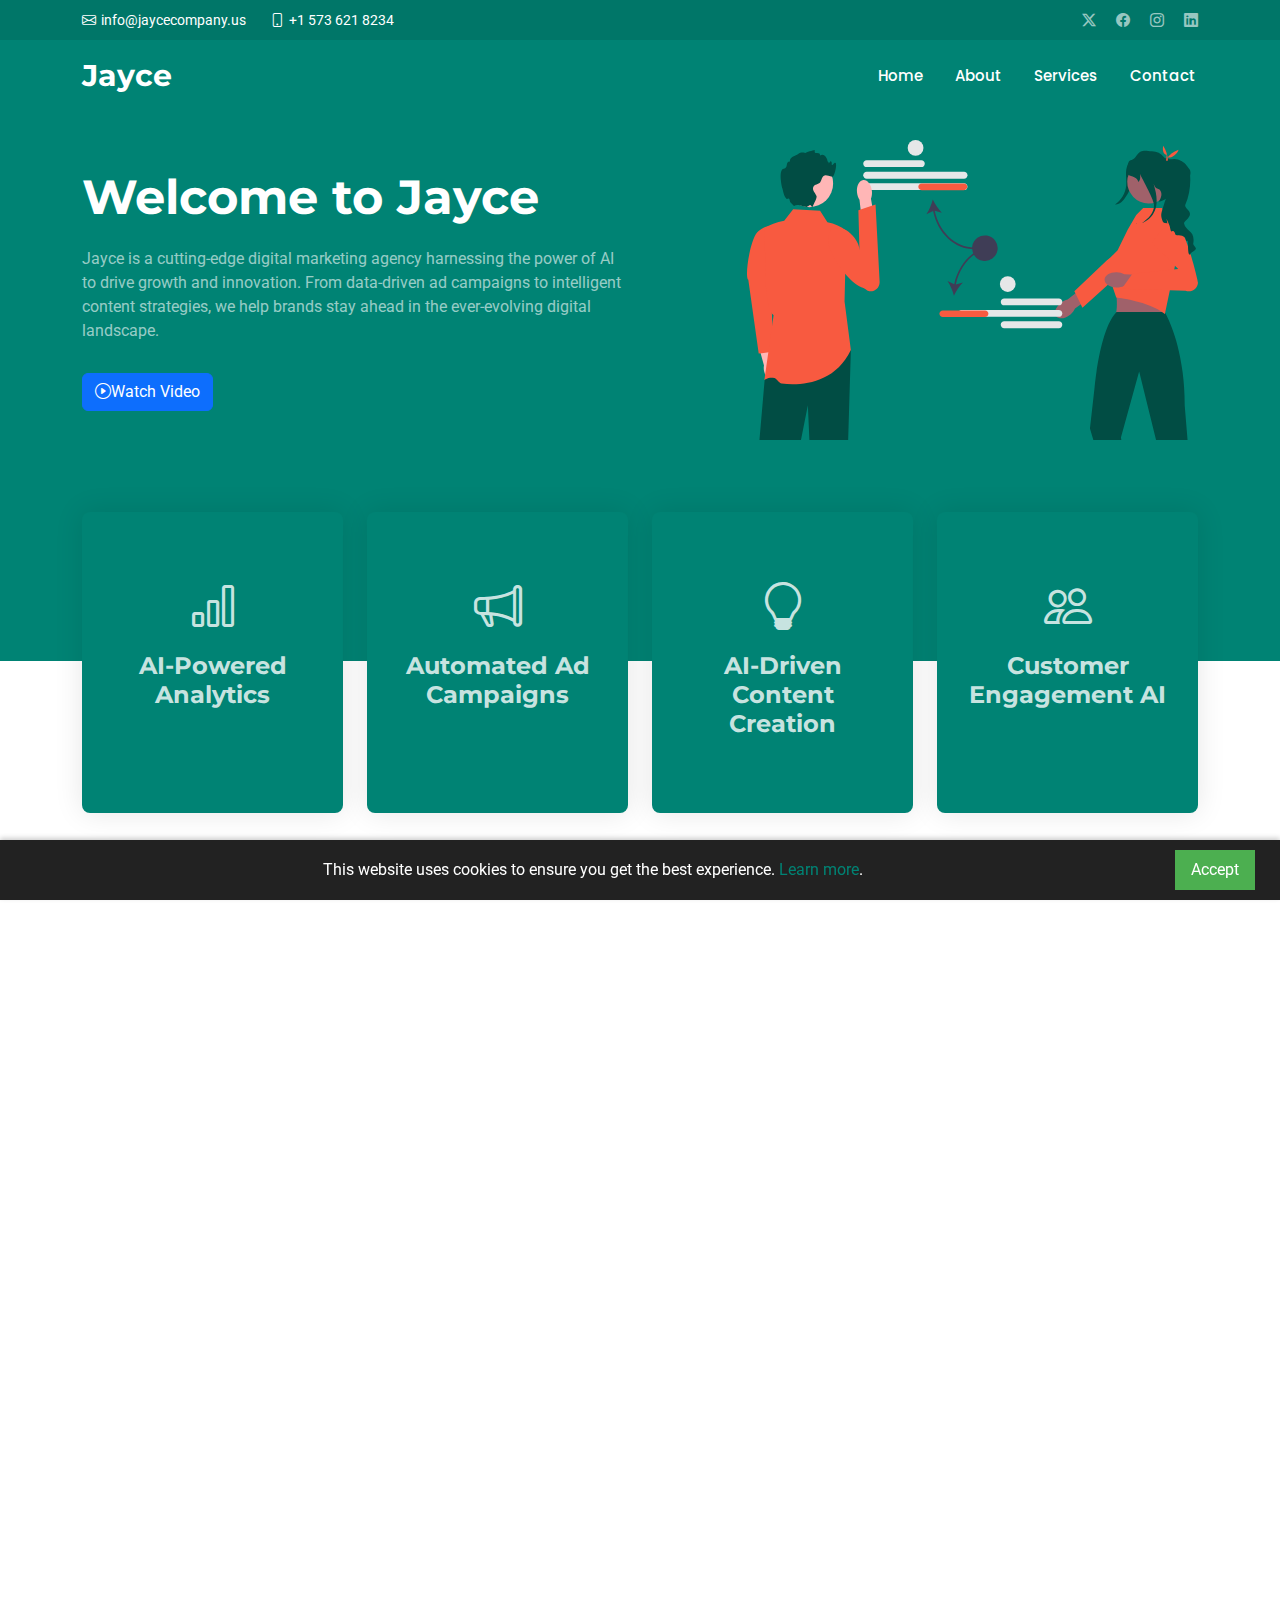
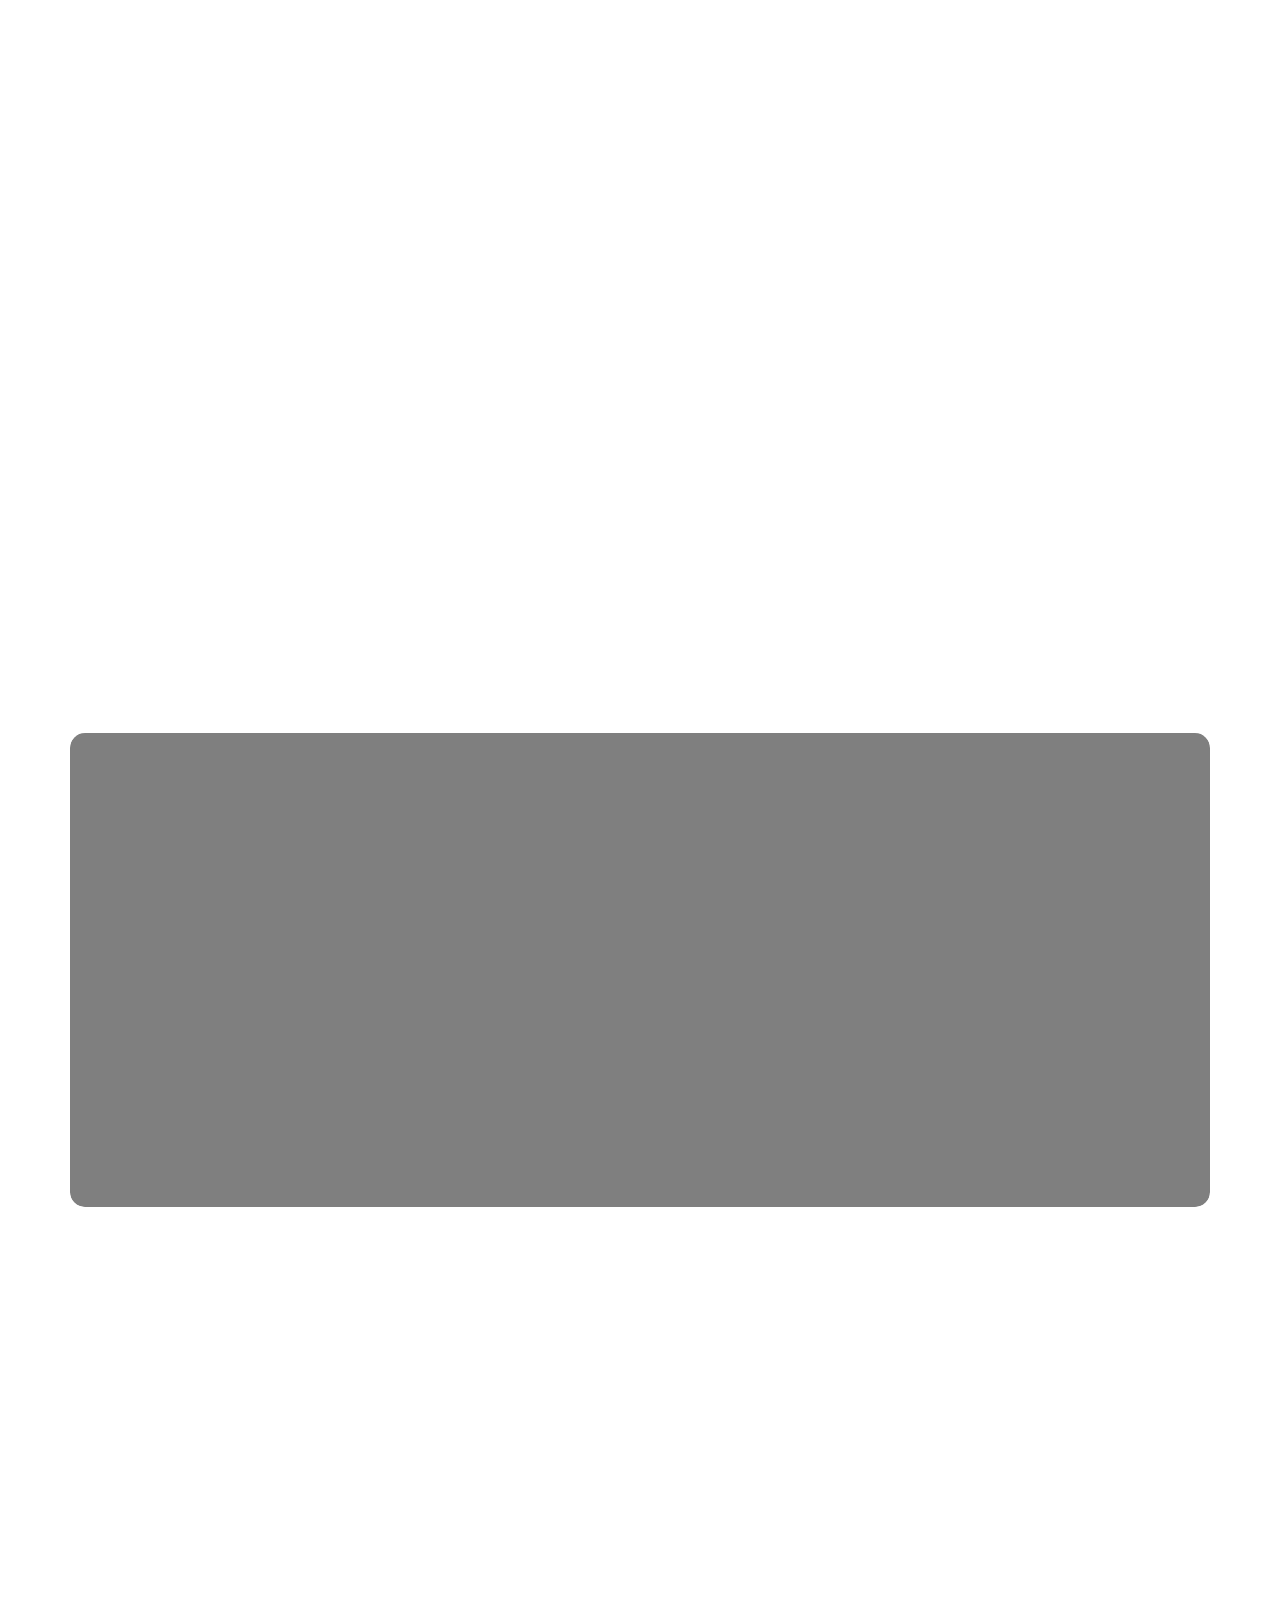
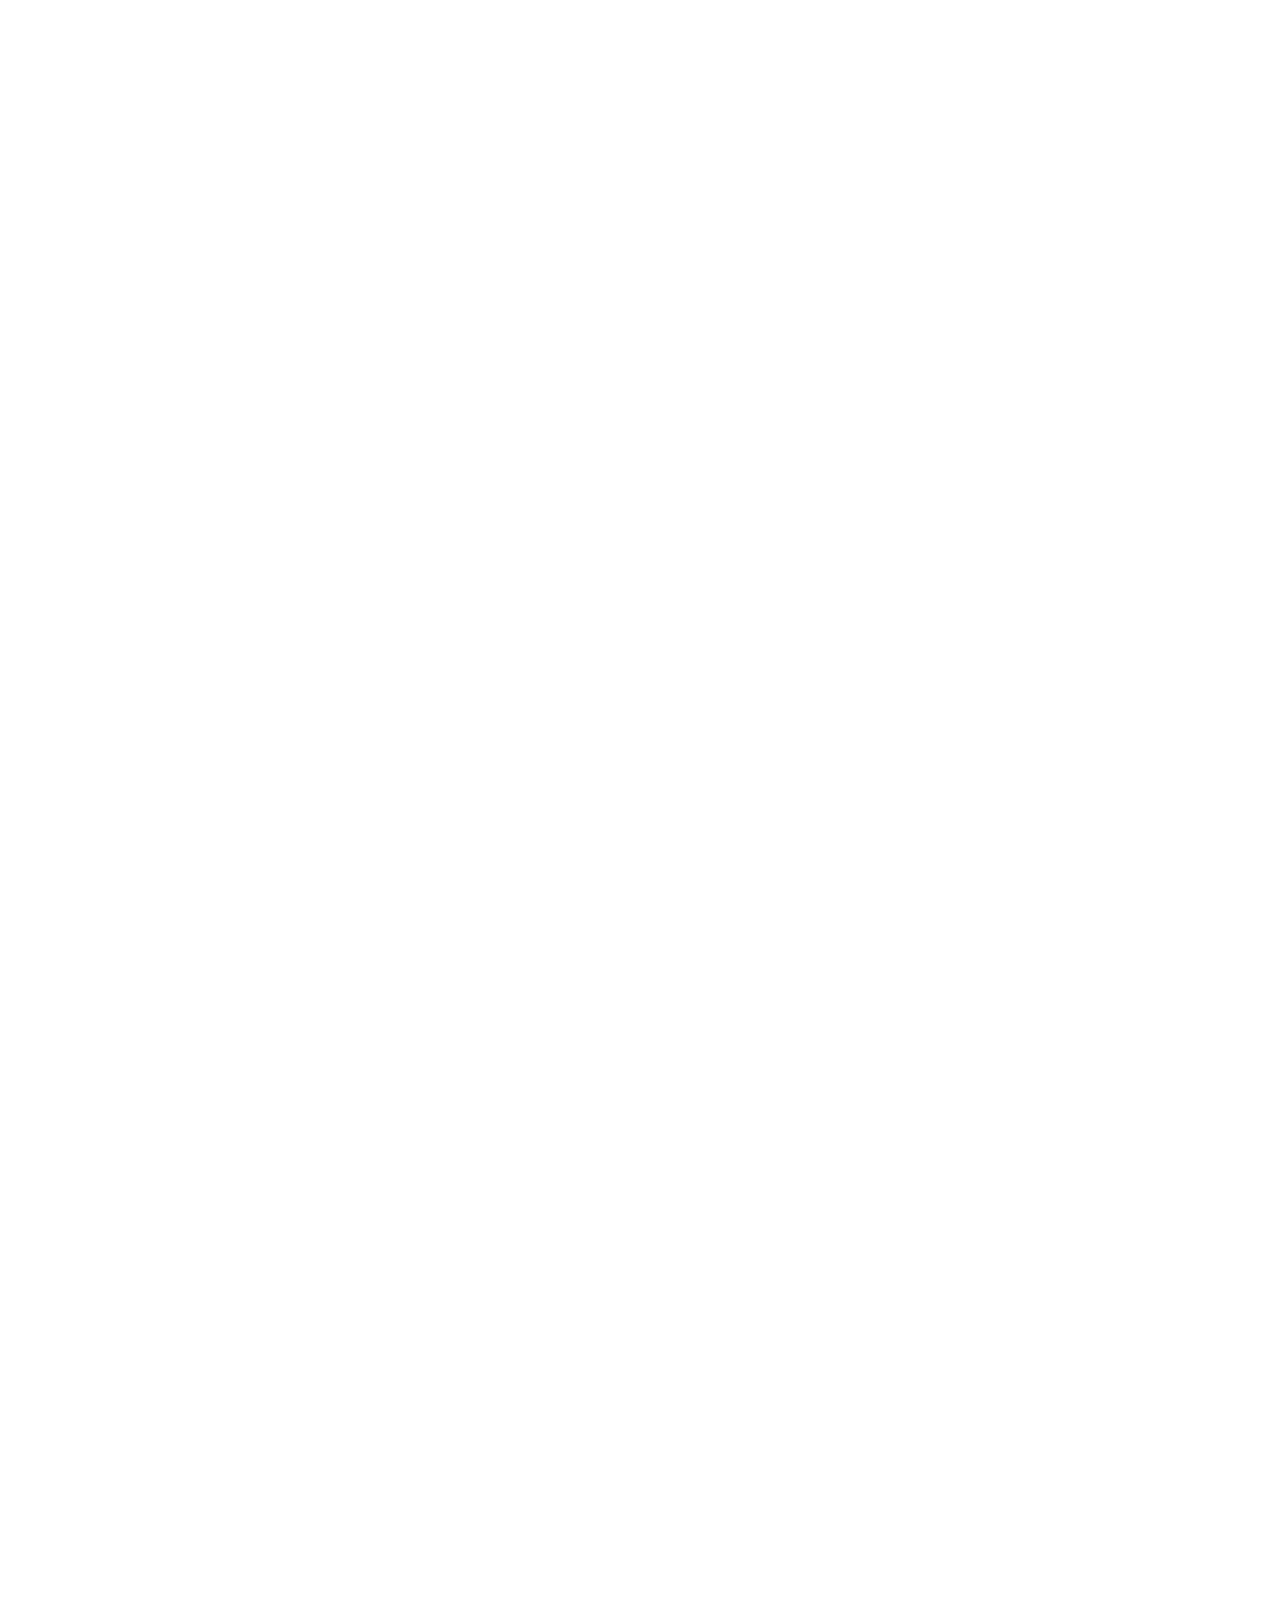
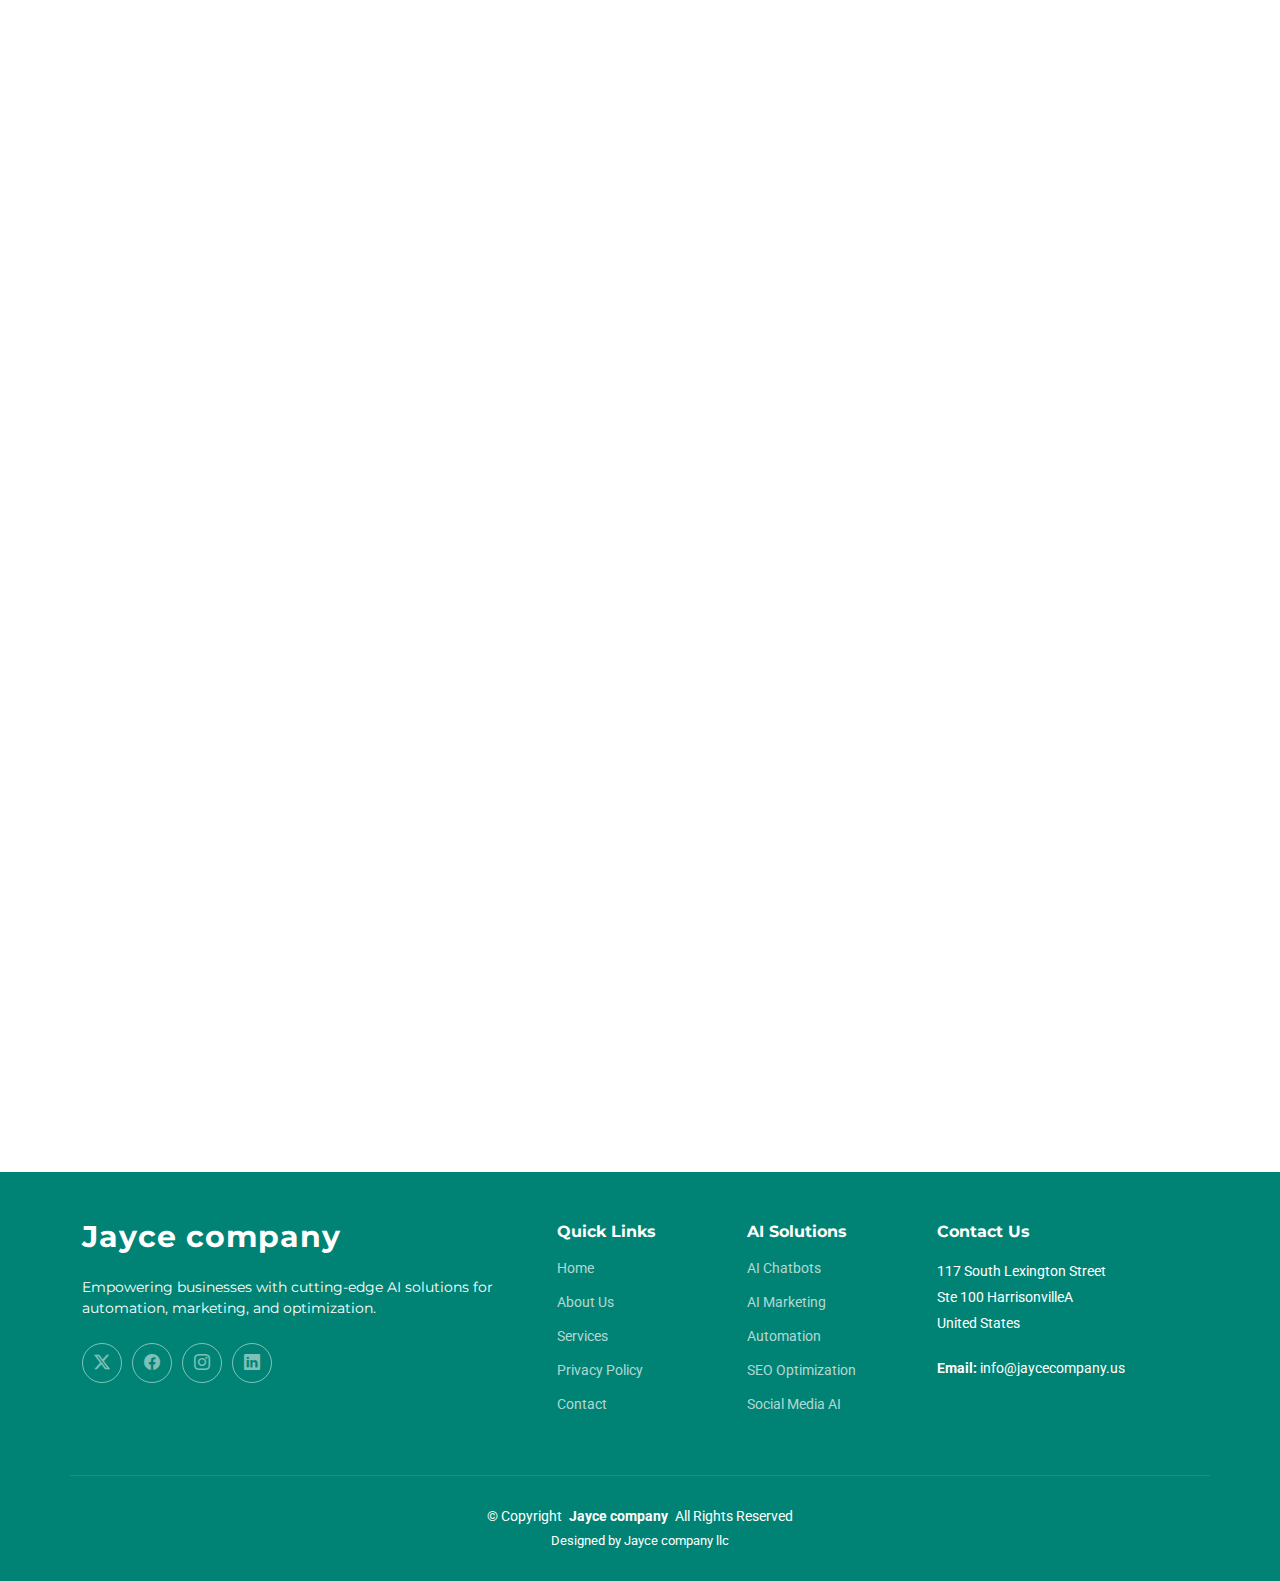
<file: index.html>
<!DOCTYPE html>
<html lang="en">

<head>
  <meta charset="utf-8">
  <meta content="width=device-width, initial-scale=1.0" name="viewport">
  <title>Jayce company</title>
  <meta name="description" content="">
  <meta name="keywords" content="">

  <!-- Favicons -->
  <link href="assets/img/favicon.png" rel="icon">
  <link href="assets/img/apple-touch-icon.png" rel="apple-touch-icon">

  <!-- Fonts -->
  <link href="https://fonts.googleapis.com" rel="preconnect">
  <link href="https://fonts.gstatic.com" rel="preconnect" crossorigin>
  <link href="https://fonts.googleapis.com/css2?family=Roboto:ital,wght@0,100;0,300;0,400;0,500;0,700;0,900;1,100;1,300;1,400;1,500;1,700;1,900&family=Montserrat:ital,wght@0,100;0,200;0,300;0,400;0,500;0,600;0,700;0,800;0,900;1,100;1,200;1,300;1,400;1,500;1,600;1,700;1,800;1,900&family=Poppins:ital,wght@0,100;0,200;0,300;0,400;0,500;0,600;0,700;0,800;0,900;1,100;1,200;1,300;1,400;1,500;1,600;1,700;1,800;1,900&display=swap" rel="stylesheet">

  <!-- Vendor CSS Files -->
  <link href="assets/vendor/bootstrap/css/bootstrap.min.css" rel="stylesheet">
  <link href="assets/vendor/bootstrap-icons/bootstrap-icons.css" rel="stylesheet">
  <link href="assets/vendor/aos/aos.css" rel="stylesheet">
  <link href="assets/vendor/glightbox/css/glightbox.min.css" rel="stylesheet">
  <link href="assets/vendor/swiper/swiper-bundle.min.css" rel="stylesheet">

  <!-- Main CSS File -->
  <link href="assets/css/main.css" rel="stylesheet">

  <!-- =======================================================
  * Template Name: Impact
  * Template URL: https://bootstrapmade.com/impact-bootstrap-business-website-template/
  * Updated: Aug 07 2024 with Bootstrap v5.3.3
  * Author: BootstrapMade.com
  * License: https://bootstrapmade.com/license/
  ======================================================== -->
  <script>
    function showVideo() {
            let modal = new bootstrap.Modal(document.getElementById("videoModal"));
            modal.show();
        }
</script>
</head>

<body class="index-page">
<!-- Bootstrap Modal -->
<div class="modal fade" id="videoModal" tabindex="-1" aria-labelledby="videoModalLabel" aria-hidden="true">
  <div class="modal-dialog modal-lg">
      <div class="modal-content">
          <div class="modal-header">
              <h5 class="modal-title" id="videoModalLabel">Watch Video</h5>
              <button type="button" class="btn-close" data-bs-dismiss="modal" aria-label="Close" onclick="stopVideo()"></button>
          </div>
          <div class="modal-body">
              <div style="position: relative; overflow: hidden; padding-top: 56.25%;">
                  <iframe id="videoFrame" 
                          src="https://share.synthesia.io/embeds/videos/1eceb8a9-e883-4429-bf7a-1959beb3319a"
                          loading="lazy" title="Synthesia video player - Your AI video"
                          allowfullscreen allow="encrypted-media; fullscreen;"
                          style="position: absolute; width: 100%; height: 100%; top: 0; left: 0; border: none; padding: 0; margin: 0; overflow:hidden;">
                  </iframe>
              </div>
          </div>
      </div>
  </div>
</div>
  <header id="header" class="header fixed-top">

    <div class="topbar d-flex align-items-center">
      <div class="container d-flex justify-content-center justify-content-md-between">
        <div class="contact-info d-flex align-items-center">
          <i class="bi bi-envelope d-flex align-items-center"><a href="mailto:info@jaycompany.us">info@jaycecompany.us</a></i>
          <i class="bi bi-phone d-flex align-items-center ms-4"><span>+1 573 621 8234</span></i>
        </div>
        <div class="social-links d-none d-md-flex align-items-center">
          <a href="#" class="twitter"><i class="bi bi-twitter-x"></i></a>
          <a href="#" class="facebook"><i class="bi bi-facebook"></i></a>
          <a href="#" class="instagram"><i class="bi bi-instagram"></i></a>
          <a href="#" class="linkedin"><i class="bi bi-linkedin"></i></a>
        </div>
      </div>
    </div><!-- End Top Bar -->

    <div class="branding d-flex align-items-cente">

      <div class="container position-relative d-flex align-items-center justify-content-between">
        <a href="index.html" class="logo d-flex align-items-center">
          <!-- Uncomment the line below if you also wish to use an image logo -->
          <!-- <img src="assets/img/logo.png" alt=""> -->
          <h1 class="sitename">Jayce</h1>
          <span>.</span>
        </a>

        <nav id="navmenu" class="navmenu">
          <ul>
            <li><a href="#hero" class="active">Home<br></a></li>
            <li><a href="#about">About</a></li>
            <li><a href="#services">Services</a></li>
          
           <!--  <li class="dropdown"><a href="#"><span>Dropdown</span> <i class="bi bi-chevron-down toggle-dropdown"></i></a>
              <ul>
                <li><a href="#">Dropdown 1</a></li>
                <li class="dropdown"><a href="#"><span>Deep Dropdown</span> <i class="bi bi-chevron-down toggle-dropdown"></i></a>
                  <ul>
                    <li><a href="#">Deep Dropdown 1</a></li>
                    <li><a href="#">Deep Dropdown 2</a></li>
                    <li><a href="#">Deep Dropdown 3</a></li>
                    <li><a href="#">Deep Dropdown 4</a></li>
                    <li><a href="#">Deep Dropdown 5</a></li>
                  </ul>
                </li>
                <li><a href="#">Dropdown 2</a></li>
                <li><a href="#">Dropdown 3</a></li>
                <li><a href="#">Dropdown 4</a></li>
              </ul>
            </li> -->
            <li><a href="#contact">Contact</a></li>
          </ul>
          <i class="mobile-nav-toggle d-xl-none bi bi-list"></i>
        </nav>

      </div>

    </div>

  </header>

  <main class="main">

    <!-- Hero Section -->
    <section id="hero" class="hero section accent-background">

      <div class="container position-relative" data-aos="fade-up" data-aos-delay="100">
        <div class="row gy-5 justify-content-between">
          <div class="col-lg-6 order-2 order-lg-1 d-flex flex-column justify-content-center">
            <h2><span>Welcome to </span><span class="accent">Jayce</span></h2>
            <p>Jayce is a cutting-edge digital marketing agency harnessing the power of AI to drive growth and innovation. From data-driven ad campaigns to intelligent content strategies, we help brands stay ahead in the ever-evolving digital landscape.</p>
            <div class="d-flex">
              <a href="#" class="btn btn-primary d-flex align-items-center" onclick="showVideo(event)">
                  <i class="bi bi-play-circle"></i><span> Watch Video</span>
              </a>
          </div>
          
          </div>
          <div class="col-lg-5 order-1 order-lg-2">
            <img src="assets/img/hero-img.svg" class="img-fluid" alt="Jayce AI-powered digital marketing">
          </div>
        </div>
      </div>
      

      <div class="icon-boxes position-relative" data-aos="fade-up" data-aos-delay="200">
        <div class="container position-relative">
          <div class="row gy-4 mt-5">
      
            <div class="col-xl-3 col-md-6">
              <div class="icon-box">
                <div class="icon"><i class="bi bi-bar-chart"></i></div>
                <h4 class="title"><a href="" class="stretched-link">AI-Powered Analytics</a></h4>
              </div>
            </div><!--End Icon Box -->
      
            <div class="col-xl-3 col-md-6">
              <div class="icon-box">
                <div class="icon"><i class="bi bi-megaphone"></i></div>
                <h4 class="title"><a href="" class="stretched-link">Automated Ad Campaigns</a></h4>
              </div>
            </div><!--End Icon Box -->
      
            <div class="col-xl-3 col-md-6">
              <div class="icon-box">
                <div class="icon"><i class="bi bi-lightbulb"></i></div>
                <h4 class="title"><a href="" class="stretched-link">AI-Driven Content Creation</a></h4>
              </div>
            </div><!--End Icon Box -->
      
            <div class="col-xl-3 col-md-6">
              <div class="icon-box">
                <div class="icon"><i class="bi bi-people"></i></div>
                <h4 class="title"><a href="" class="stretched-link">Customer Engagement AI</a></h4>
              </div>
            </div><!--End Icon Box -->
      
          </div>
        </div>
      </div>
      

    </section><!-- /Hero Section -->

    <!-- About Section -->
    <section id="about" class="about section">

      <!-- Section Title -->
      <div class="container section-title" data-aos="fade-up">
        <h2>About Jayce<br></h2>
        <p>Revolutionizing digital marketing with AI-powered strategies that drive results.</p>
      </div><!-- End Section Title -->
    
      <div class="container">
    
        <div class="row gy-4">
          <div class="col-lg-6" data-aos="fade-up" data-aos-delay="100">
            <h3>Empowering Brands with AI-Driven Marketing Solutions</h3>
            <img src="assets/img/about.jpg" class="img-fluid rounded-4 mb-4" alt="AI-powered digital marketing">
            <p>At Jayce, we harness the power of artificial intelligence to create high-impact marketing campaigns. From predictive analytics to automated ad targeting, we help businesses scale effortlessly.</p>
            <p>Our AI-driven solutions optimize content creation, enhance customer engagement, and boost conversions. Whether you're a startup or an established brand, our technology ensures you stay ahead of the competition.</p>
          </div>
          <div class="col-lg-6" data-aos="fade-up" data-aos-delay="250">
            <div class="content ps-0 ps-lg-5">
              <p class="fst-italic">
                Combining creativity with cutting-edge AI to deliver marketing strategies that work.
              </p>
              <ul>
                <li><i class="bi bi-check-circle-fill"></i> <span>AI-powered customer insights for data-driven decision-making.</span></li>
                <li><i class="bi bi-check-circle-fill"></i> <span>Automated ad campaigns that maximize ROI.</span></li>
                <li><i class="bi bi-check-circle-fill"></i> <span>Intelligent content creation and personalized marketing strategies.</span></li>
              </ul>
              <p>
                Jayce transforms how businesses connect with their audiences using AI-powered tools, ensuring efficiency, accuracy, and measurable success.
              </p>
    
              <div class="position-relative mt-4">
                <img src="assets/img/about-2.jpg" class="img-fluid rounded-4" alt="AI-driven marketing solutions">
                <a href="https://www.youtube.com/watch?v=Y7f98aduVJ8" class="glightbox pulsating-play-btn"></a>
              </div>
            </div>
          </div>
        </div>
    
      </div>
    
    </section><!-- /About Section -->
    

    <!-- Clients Section 
    <section id="clients" class="clients section">

      <div class="container">

        <div class="swiper init-swiper">
          <script type="application/json" class="swiper-config">
            {
              "loop": true,
              "speed": 600,
              "autoplay": {
                "delay": 5000
              },
              "slidesPerView": "auto",
              "pagination": {
                "el": ".swiper-pagination",
                "type": "bullets",
                "clickable": true
              },
              "breakpoints": {
                "320": {
                  "slidesPerView": 2,
                  "spaceBetween": 40
                },
                "480": {
                  "slidesPerView": 3,
                  "spaceBetween": 60
                },
                "640": {
                  "slidesPerView": 4,
                  "spaceBetween": 80
                },
                "992": {
                  "slidesPerView": 6,
                  "spaceBetween": 120
                }
              }
            }
          </script>
          <div class="swiper-wrapper align-items-center">
            <div class="swiper-slide"><img src="assets/img/clients/client-1.png" class="img-fluid" alt=""></div>
            <div class="swiper-slide"><img src="assets/img/clients/client-2.png" class="img-fluid" alt=""></div>
            <div class="swiper-slide"><img src="assets/img/clients/client-3.png" class="img-fluid" alt=""></div>
            <div class="swiper-slide"><img src="assets/img/clients/client-4.png" class="img-fluid" alt=""></div>
            <div class="swiper-slide"><img src="assets/img/clients/client-5.png" class="img-fluid" alt=""></div>
            <div class="swiper-slide"><img src="assets/img/clients/client-6.png" class="img-fluid" alt=""></div>
            <div class="swiper-slide"><img src="assets/img/clients/client-7.png" class="img-fluid" alt=""></div>
            <div class="swiper-slide"><img src="assets/img/clients/client-8.png" class="img-fluid" alt=""></div>
          </div>
        </div>

      </div>

    </section> /Clients Section -->

    <!-- Stats Section -->
    <section id="stats" class="stats section">

      <div class="container" data-aos="fade-up" data-aos-delay="100">
    
        <div class="row gy-4 align-items-center">
    
          <div class="col-lg-5">
            <img src="assets/img/stats-img.svg" alt="Jayce Startup Growth" class="img-fluid">
          </div>
    
          <div class="col-lg-7">
    
            <div class="row gy-4">
    
              <div class="col-lg-6">
                <div class="stats-item d-flex">
                  <i class="bi bi-emoji-smile flex-shrink-0"></i>
                  <div>
                    <span data-purecounter-start="0" data-purecounter-end="50" data-purecounter-duration="1" class="purecounter"></span>
                    <p><strong>Happy Clients</strong> <span>Startups & businesses trusting our AI solutions</span></p>
                  </div>
                </div>
              </div><!-- End Stats Item -->
    
              <div class="col-lg-6">
                <div class="stats-item d-flex">
                  <i class="bi bi-journal-richtext flex-shrink-0"></i>
                  <div>
                    <span data-purecounter-start="0" data-purecounter-end="120" data-purecounter-duration="1" class="purecounter"></span>
                    <p><strong>Projects Completed</strong> <span>AI-driven campaigns & automation setups</span></p>
                  </div>
                </div>
              </div><!-- End Stats Item -->
    
              <div class="col-lg-6">
                <div class="stats-item d-flex">
                  <i class="bi bi-headset flex-shrink-0"></i>
                  <div>
                    <span data-purecounter-start="0" data-purecounter-end="500" data-purecounter-duration="1" class="purecounter"></span>
                    <p><strong>Support Hours</strong> <span>Helping businesses scale with AI insights</span></p>
                  </div>
                </div>
              </div><!-- End Stats Item -->
    
              <div class="col-lg-6">
                <div class="stats-item d-flex">
                  <i class="bi bi-people flex-shrink-0"></i>
                  <div>
                    <span data-purecounter-start="0" data-purecounter-end="8" data-purecounter-duration="1" class="purecounter"></span>
                    <p><strong>Team Members</strong> <span>Innovators shaping the future of AI marketing</span></p>
                  </div>
                </div>
              </div><!-- End Stats Item -->
    
            </div>
    
          </div>
    
        </div>
    
      </div>
    
    </section><!-- /Stats Section -->
    

    <!-- Call To Action Section -->
    <section id="call-to-action" class="call-to-action section dark-background">
      <div class="container">
        <img src="assets/img/cta-bg.jpg" alt="AI-powered innovation">
        <div class="content row justify-content-center" data-aos="zoom-in" data-aos-delay="100">
          <div class="col-xl-10">
            <div class="text-center">
                <!-- Play Button -->
                <a href="#" class="play-btn" onclick="showVideo(event)"></a>
                
                <h3>Empower Your Business with AI</h3>
                <p>Transform your workflows, automate tasks, and unlock the potential of AI-driven solutions. Get started with cutting-edge AI models designed for businesses like yours.</p>
                
                <a class="cta-btn" href="#contact">Get Started Today</a>
            </div>
        </div>
        </div>
      </div>
    </section>
    
    </section><!-- /Call To Action Section -->

    <!-- Services Section -->
    <section id="services" class="services section">
      <!-- Section Title -->
      <div class="container section-title" data-aos="fade-up">
        <h2>AI-Driven Digital Marketing</h2>
        <p>Transform your brand with cutting-edge AI technology for smarter, data-driven marketing strategies.</p>
      </div><!-- End Section Title -->
    
      <div class="container">
        <div class="row gy-4">
    
          <div class="col-lg-4 col-md-6" data-aos="fade-up" data-aos-delay="100">
            <div class="service-item position-relative">
              <div class="icon">
                <i class="bi bi-graph-up"></i>
              </div>
              <h3>AI-Powered SEO</h3>
              <p>Boost search rankings with AI-driven keyword research, content optimization, and predictive analytics.</p>
              <a href="service-details.html" class="readmore stretched-link">Learn more <i class="bi bi-arrow-right"></i></a>
            </div>
          </div><!-- End Service Item -->
    
          <div class="col-lg-4 col-md-6" data-aos="fade-up" data-aos-delay="200">
            <div class="service-item position-relative">
              <div class="icon">
                <i class="bi bi-chat-square-text"></i>
              </div>
              <h3>AI Chatbots & Automation</h3>
              <p>Engage customers 24/7 with intelligent chatbots and AI-driven customer support automation.</p>
              <a href="service-details.html" class="readmore stretched-link">Learn more <i class="bi bi-arrow-right"></i></a>
            </div>
          </div><!-- End Service Item -->
    
          <div class="col-lg-4 col-md-6" data-aos="fade-up" data-aos-delay="300">
            <div class="service-item position-relative">
              <div class="icon">
                <i class="bi bi-broadcast"></i>
              </div>
              <h3>AI-Powered Ads & Targeting</h3>
              <p>Maximize ROI with AI-driven ad targeting, automated bidding, and personalized ad creatives.</p>
              <a href="service-details.html" class="readmore stretched-link">Learn more <i class="bi bi-arrow-right"></i></a>
            </div>
          </div><!-- End Service Item -->
    
          <div class="col-lg-4 col-md-6" data-aos="fade-up" data-aos-delay="400">
            <div class="service-item position-relative">
              <div class="icon">
                <i class="bi bi-envelope-open"></i>
              </div>
              <h3>AI Email Marketing</h3>
              <p>Enhance engagement with AI-powered email personalization, automation, and predictive analytics.</p>
              <a href="service-details.html" class="readmore stretched-link">Learn more <i class="bi bi-arrow-right"></i></a>
            </div>
          </div><!-- End Service Item -->
    
          <div class="col-lg-4 col-md-6" data-aos="fade-up" data-aos-delay="500">
            <div class="service-item position-relative">
              <div class="icon">
                <i class="bi bi-bar-chart"></i>
              </div>
              <h3>Data-Driven Content Strategy</h3>
              <p>Use AI to analyze trends, predict audience behavior, and create high-performing content.</p>
              <a href="service-details.html" class="readmore stretched-link">Learn more <i class="bi bi-arrow-right"></i></a>
            </div>
          </div><!-- End Service Item -->
    
          <div class="col-lg-4 col-md-6" data-aos="fade-up" data-aos-delay="600">
            <div class="service-item position-relative">
              <div class="icon">
                <i class="bi bi-megaphone"></i>
              </div>
              <h3>Social Media AI</h3>
              <p>Automate social media posting, audience engagement, and sentiment analysis with AI.</p>
              <a href="service-details.html" class="readmore stretched-link">Learn more <i class="bi bi-arrow-right"></i></a>
            </div>
          </div><!-- End Service Item -->
    
        </div>
      </div>
    </section><!-- /Services Section -->
    
    <!-- Testimonials Section 
     <section id="testimonials" class="testimonials section">

       Section Title 
      <div class="container section-title" data-aos="fade-up">
        <h2>Testimonials</h2>
        <p>Necessitatibus eius consequatur ex aliquid fuga eum quidem sint consectetur velit</p>
      </div><!-- End Section Title 

      <div class="container" data-aos="fade-up" data-aos-delay="100">

        <div class="swiper init-swiper">
          <script type="application/json" class="swiper-config">
            {
              "loop": true,
              "speed": 600,
              "autoplay": {
                "delay": 5000
              },
              "slidesPerView": "auto",
              "pagination": {
                "el": ".swiper-pagination",
                "type": "bullets",
                "clickable": true
              },
              "breakpoints": {
                "320": {
                  "slidesPerView": 1,
                  "spaceBetween": 40
                },
                "1200": {
                  "slidesPerView": 3,
                  "spaceBetween": 10
                }
              }
            }
          </script>
          <div class="swiper-wrapper">

            <div class="swiper-slide">
              <div class="testimonial-item">
                <img src="assets/img/testimonials/testimonials-1.jpg" class="testimonial-img" alt="">
                <h3>Saul Goodman</h3>
                <h4>Ceo &amp; Founder</h4>
                <div class="stars">
                  <i class="bi bi-star-fill"></i><i class="bi bi-star-fill"></i><i class="bi bi-star-fill"></i><i class="bi bi-star-fill"></i><i class="bi bi-star-fill"></i>
                </div>
                <p>
                  <i class="bi bi-quote quote-icon-left"></i>
                  <span>Proin iaculis purus consequat sem cure digni ssim donec porttitora entum suscipit rhoncus. Accusantium quam, ultricies eget id, aliquam eget nibh et. Maecen aliquam, risus at semper.</span>
                  <i class="bi bi-quote quote-icon-right"></i>
                </p>
              </div>
            </div>End testimonial item 

            <div class="swiper-slide">
              <div class="testimonial-item">
                <img src="assets/img/testimonials/testimonials-2.jpg" class="testimonial-img" alt="">
                <h3>Sara Wilsson</h3>
                <h4>Designer</h4>
                <div class="stars">
                  <i class="bi bi-star-fill"></i><i class="bi bi-star-fill"></i><i class="bi bi-star-fill"></i><i class="bi bi-star-fill"></i><i class="bi bi-star-fill"></i>
                </div>
                <p>
                  <i class="bi bi-quote quote-icon-left"></i>
                  <span>Export tempor illum tamen malis malis eram quae irure esse labore quem cillum quid cillum eram malis quorum velit fore eram velit sunt aliqua noster fugiat irure amet legam anim culpa.</span>
                  <i class="bi bi-quote quote-icon-right"></i>
                </p>
              </div>
            </div> End testimonial item 

            <div class="swiper-slide">
              <div class="testimonial-item">
                <img src="assets/img/testimonials/testimonials-3.jpg" class="testimonial-img" alt="">
                <h3>Jena Karlis</h3>
                <h4>Store Owner</h4>
                <div class="stars">
                  <i class="bi bi-star-fill"></i><i class="bi bi-star-fill"></i><i class="bi bi-star-fill"></i><i class="bi bi-star-fill"></i><i class="bi bi-star-fill"></i>
                </div>
                <p>
                  <i class="bi bi-quote quote-icon-left"></i>
                  <span>Enim nisi quem export duis labore cillum quae magna enim sint quorum nulla quem veniam duis minim tempor labore quem eram duis noster aute amet eram fore quis sint minim.</span>
                  <i class="bi bi-quote quote-icon-right"></i>
                </p>
              </div>
            </div> End testimonial item 

            <div class="swiper-slide">
              <div class="testimonial-item">
                <img src="assets/img/testimonials/testimonials-4.jpg" class="testimonial-img" alt="">
                <h3>Matt Brandon</h3>
                <h4>Freelancer</h4>
                <div class="stars">
                  <i class="bi bi-star-fill"></i><i class="bi bi-star-fill"></i><i class="bi bi-star-fill"></i><i class="bi bi-star-fill"></i><i class="bi bi-star-fill"></i>
                </div>
                <p>
                  <i class="bi bi-quote quote-icon-left"></i>
                  <span>Fugiat enim eram quae cillum dolore dolor amet nulla culpa multos export minim fugiat minim velit minim dolor enim duis veniam ipsum anim magna sunt elit fore quem dolore labore illum veniam.</span>
                  <i class="bi bi-quote quote-icon-right"></i>
                </p>
              </div>
            </div> End testimonial item -

            <div class="swiper-slide">
              <div class="testimonial-item">
                <img src="assets/img/testimonials/testimonials-5.jpg" class="testimonial-img" alt="">
                <h3>John Larson</h3>
                <h4>Entrepreneur</h4>
                <div class="stars">
                  <i class="bi bi-star-fill"></i><i class="bi bi-star-fill"></i><i class="bi bi-star-fill"></i><i class="bi bi-star-fill"></i><i class="bi bi-star-fill"></i>
                </div>
                <p>
                  <i class="bi bi-quote quote-icon-left"></i>
                  <span>Quis quorum aliqua sint quem legam fore sunt eram irure aliqua veniam tempor noster veniam enim culpa labore duis sunt culpa nulla illum cillum fugiat legam esse veniam culpa fore nisi cillum quid.</span>
                  <i class="bi bi-quote quote-icon-right"></i>
                </p>
              </div>
            </div><!-- End testimonial item 

          </div>
          <div class="swiper-pagination"></div>
        </div>

      </div>

    </section> /Testimonials Section -->

    <!-- Portfolio Section 
    <section id="portfolio" class="portfolio section">

       Section Title 
      <div class="container section-title" data-aos="fade-up">
        <h2>Portfolio</h2>
        <p>Necessitatibus eius consequatur ex aliquid fuga eum quidem sint consectetur velit</p>
      </div><!-- End Section Title 

      <div class="container">

        <div class="isotope-layout" data-default-filter="*" data-layout="masonry" data-sort="original-order">

          <ul class="portfolio-filters isotope-filters" data-aos="fade-up" data-aos-delay="100">
            <li data-filter="*" class="filter-active">All</li>
            <li data-filter=".filter-app">App</li>
            <li data-filter=".filter-product">Product</li>
            <li data-filter=".filter-branding">Branding</li>
            <li data-filter=".filter-books">Books</li>
          </ul>< End Portfolio Filters 

          <div class="row gy-4 isotope-container" data-aos="fade-up" data-aos-delay="200">

            <div class="col-lg-4 col-md-6 portfolio-item isotope-item filter-app">
              <div class="portfolio-content h-100">
                <a href="assets/img/portfolio/app-1.jpg" data-gallery="portfolio-gallery-app" class="glightbox"><img src="assets/img/portfolio/app-1.jpg" class="img-fluid" alt=""></a>
                <div class="portfolio-info">
                  <h4><a href="portfolio-details.html" title="More Details">App 1</a></h4>
                  <p>Lorem ipsum, dolor sit amet consectetur</p>
                </div>
              </div>
            </div><!-- End Portfolio Item 

            <div class="col-lg-4 col-md-6 portfolio-item isotope-item filter-product">
              <div class="portfolio-content h-100">
                <a href="assets/img/portfolio/product-1.jpg" data-gallery="portfolio-gallery-app" class="glightbox"><img src="assets/img/portfolio/product-1.jpg" class="img-fluid" alt=""></a>
                <div class="portfolio-info">
                  <h4><a href="portfolio-details.html" title="More Details">Product 1</a></h4>
                  <p>Lorem ipsum, dolor sit amet consectetur</p>
                </div>
              </div>
            </div>< End Portfolio Item 

            <div class="col-lg-4 col-md-6 portfolio-item isotope-item filter-branding">
              <div class="portfolio-content h-100">
                <a href="assets/img/portfolio/branding-1.jpg" data-gallery="portfolio-gallery-app" class="glightbox"><img src="assets/img/portfolio/branding-1.jpg" class="img-fluid" alt=""></a>
                <div class="portfolio-info">
                  <h4><a href="portfolio-details.html" title="More Details">Branding 1</a></h4>
                  <p>Lorem ipsum, dolor sit amet consectetur</p>
                </div>
              </div>
            </div> End Portfolio Item 

            <div class="col-lg-4 col-md-6 portfolio-item isotope-item filter-books">
              <div class="portfolio-content h-100">
                <a href="assets/img/portfolio/books-1.jpg" data-gallery="portfolio-gallery-app" class="glightbox"><img src="assets/img/portfolio/books-1.jpg" class="img-fluid" alt=""></a>
                <div class="portfolio-info">
                  <h4><a href="portfolio-details.html" title="More Details">Books 1</a></h4>
                  <p>Lorem ipsum, dolor sit amet consectetur</p>
                </div>
              </div>
            </div> End Portfolio Item 

            <div class="col-lg-4 col-md-6 portfolio-item isotope-item filter-app">
              <div class="portfolio-content h-100">
                <a href="assets/img/portfolio/app-2.jpg" data-gallery="portfolio-gallery-app" class="glightbox"><img src="assets/img/portfolio/app-2.jpg" class="img-fluid" alt=""></a>
                <div class="portfolio-info">
                  <h4><a href="portfolio-details.html" title="More Details">App 2</a></h4>
                  <p>Lorem ipsum, dolor sit amet consectetur</p>
                </div>
              </div>
            </div> End Portfolio Item

            <div class="col-lg-4 col-md-6 portfolio-item isotope-item filter-product">
              <div class="portfolio-content h-100">
                <a href="assets/img/portfolio/product-2.jpg" data-gallery="portfolio-gallery-app" class="glightbox"><img src="assets/img/portfolio/product-2.jpg" class="img-fluid" alt=""></a>
                <div class="portfolio-info">
                  <h4><a href="portfolio-details.html" title="More Details">Product 2</a></h4>
                  <p>Lorem ipsum, dolor sit amet consectetur</p>
                </div>
              </div>
            </div> End Portfolio Item 

            <div class="col-lg-4 col-md-6 portfolio-item isotope-item filter-branding">
              <div class="portfolio-content h-100">
                <a href="assets/img/portfolio/branding-2.jpg" data-gallery="portfolio-gallery-app" class="glightbox"><img src="assets/img/portfolio/branding-2.jpg" class="img-fluid" alt=""></a>
                <div class="portfolio-info">
                  <h4><a href="portfolio-details.html" title="More Details">Branding 2</a></h4>
                  <p>Lorem ipsum, dolor sit amet consectetur</p>
                </div>
              </div>
            </div> End Portfolio Item 

            <div class="col-lg-4 col-md-6 portfolio-item isotope-item filter-books">
              <div class="portfolio-content h-100">
                <a href="assets/img/portfolio/books-2.jpg" data-gallery="portfolio-gallery-app" class="glightbox"><img src="assets/img/portfolio/books-2.jpg" class="img-fluid" alt=""></a>
                <div class="portfolio-info">
                  <h4><a href="portfolio-details.html" title="More Details">Books 2</a></h4>
                  <p>Lorem ipsum, dolor sit amet consectetur</p>
                </div>
              </div>
            </div> End Portfolio Item 

            <div class="col-lg-4 col-md-6 portfolio-item isotope-item filter-app">
              <div class="portfolio-content h-100">
                <a href="assets/img/portfolio/app-3.jpg" data-gallery="portfolio-gallery-app" class="glightbox"><img src="assets/img/portfolio/app-3.jpg" class="img-fluid" alt=""></a>
                <div class="portfolio-info">
                  <h4><a href="portfolio-details.html" title="More Details">App 3</a></h4>
                  <p>Lorem ipsum, dolor sit amet consectetur</p>
                </div>
              </div>
            </div> End Portfolio Item 

            <div class="col-lg-4 col-md-6 portfolio-item isotope-item filter-product">
              <div class="portfolio-content h-100">
                <a href="assets/img/portfolio/product-3.jpg" data-gallery="portfolio-gallery-app" class="glightbox"><img src="assets/img/portfolio/product-3.jpg" class="img-fluid" alt=""></a>
                <div class="portfolio-info">
                  <h4><a href="portfolio-details.html" title="More Details">Product 3</a></h4>
                  <p>Lorem ipsum, dolor sit amet consectetur</p>
                </div>
              </div>
            </div> End Portfolio Item 

            <div class="col-lg-4 col-md-6 portfolio-item isotope-item filter-branding">
              <div class="portfolio-content h-100">
                <a href="assets/img/portfolio/branding-3.jpg" data-gallery="portfolio-gallery-app" class="glightbox"><img src="assets/img/portfolio/branding-3.jpg" class="img-fluid" alt=""></a>
                <div class="portfolio-info">
                  <h4><a href="portfolio-details.html" title="More Details">Branding 3</a></h4>
                  <p>Lorem ipsum, dolor sit amet consectetur</p>
                </div>
              </div>
            </div> End Portfolio Item 

            <div class="col-lg-4 col-md-6 portfolio-item isotope-item filter-books">
              <div class="portfolio-content h-100">
                <a href="assets/img/portfolio/books-3.jpg" data-gallery="portfolio-gallery-app" class="glightbox"><img src="assets/img/portfolio/books-3.jpg" class="img-fluid" alt=""></a>
                <div class="portfolio-info">
                  <h4><a href="portfolio-details.html" title="More Details">Books 3</a></h4>
                  <p>Lorem ipsum, dolor sit amet consectetur</p>
                </div>
              </div>
            </div> End Portfolio Item 

          </div>< End Portfolio Container 

        </div>

      </div>

    </section> /Portfolio Section -->

    <!-- Team Section 

     Pricing Section 
    <section id="pricing" class="pricing section">

       Section Title 
      <div class="container section-title" data-aos="fade-up">
        <h2>Pricing</h2>
        <p>Necessitatibus eius consequatur ex aliquid fuga eum quidem sint consectetur velit</p>
      </div>

      <div class="container" data-aos="zoom-in" data-aos-delay="100">

        <div class="row g-4">

          <div class="col-lg-4">
            <div class="pricing-item">
              <h3>Free Plan</h3>
              <div class="icon">
                <i class="bi bi-box"></i>
              </div>
              <h4><sup>$</sup>0<span> / month</span></h4>
              <ul>
                <li><i class="bi bi-check"></i> <span>Quam adipiscing vitae proin</span></li>
                <li><i class="bi bi-check"></i> <span>Nec feugiat nisl pretium</span></li>
                <li><i class="bi bi-check"></i> <span>Nulla at volutpat diam uteera</span></li>
                <li class="na"><i class="bi bi-x"></i> <span>Pharetra massa massa ultricies</span></li>
                <li class="na"><i class="bi bi-x"></i> <span>Massa ultricies mi quis hendrerit</span></li>
              </ul>
              <div class="text-center"><a href="#" class="buy-btn">Buy Now</a></div>
            </div>
          </div> 

          <div class="col-lg-4">
            <div class="pricing-item featured">
              <h3>Business Plan</h3>
              <div class="icon">
                <i class="bi bi-rocket"></i>
              </div>

              <h4><sup>$</sup>29<span> / month</span></h4>
              <ul>
                <li><i class="bi bi-check"></i> <span>Quam adipiscing vitae proin</span></li>
                <li><i class="bi bi-check"></i> <span>Nec feugiat nisl pretium</span></li>
                <li><i class="bi bi-check"></i> <span>Nulla at volutpat diam uteera</span></li>
                <li><i class="bi bi-check"></i> <span>Pharetra massa massa ultricies</span></li>
                <li><i class="bi bi-check"></i> <span>Massa ultricies mi quis hendrerit</span></li>
              </ul>
              <div class="text-center"><a href="#" class="buy-btn">Buy Now</a></div>
            </div>
          </div> 

          <div class="col-lg-4">
            <div class="pricing-item">
              <h3>Developer Plan</h3>
              <div class="icon">
                <i class="bi bi-send"></i>
              </div>
              <h4><sup>$</sup>49<span> / month</span></h4>
              <ul>
                <li><i class="bi bi-check"></i> <span>Quam adipiscing vitae proin</span></li>
                <li><i class="bi bi-check"></i> <span>Nec feugiat nisl pretium</span></li>
                <li><i class="bi bi-check"></i> <span>Nulla at volutpat diam uteera</span></li>
                <li><i class="bi bi-check"></i> <span>Pharetra massa massa ultricies</span></li>
                <li><i class="bi bi-check"></i> <span>Massa ultricies mi quis hendrerit</span></li>
              </ul>
              <div class="text-center"><a href="#" class="buy-btn">Buy Now</a></div>
            </div>
          </div>

        </div>

      </div>

    </section> 

    Faq Section -->
    <section id="faq" class="faq section">
      <div class="container">
        <div class="row gy-4">
          <div class="col-lg-4" data-aos="fade-up" data-aos-delay="100">
            <div class="content px-xl-5">
              <h3><span>Frequently Asked </span><strong>Questions</strong></h3>
              <p>
                Learn more about how our AI-driven marketing solutions can transform your brand's digital strategy.
              </p>
            </div>
          </div>
          <div class="col-lg-8" data-aos="fade-up" data-aos-delay="200">
            <div class="faq-container">
              <div class="faq-item faq-active">
                <h3><span class="num">1.</span> <span>How does AI improve marketing campaigns?</span></h3>
                <div class="faq-content">
                  <p>
                    AI analyzes customer data, predicts trends, and automates targeting, ensuring your campaigns reach the right audience with personalized messaging.
                  </p>
                </div>
                <i class="faq-toggle bi bi-chevron-right"></i>
              </div>
              <div class="faq-item">
                <h3><span class="num">2.</span> <span>Can AI help with content creation?</span></h3>
                <div class="faq-content">
                  <p>
                    Yes! AI tools generate high-quality content, optimize SEO, and personalize messaging for different customer segments.
                  </p>
                </div>
                <i class="faq-toggle bi bi-chevron-right"></i>
              </div>
              <div class="faq-item">
                <h3><span class="num">3.</span> <span>What industries benefit from AI-driven marketing?</span></h3>
                <div class="faq-content">
                  <p>
                    AI marketing benefits industries like e-commerce, real estate, finance, healthcare, and more by enhancing targeting, personalization, and conversion rates.
                  </p>
                </div>
                <i class="faq-toggle bi bi-chevron-right"></i>
              </div>
              <div class="faq-item">
                <h3><span class="num">4.</span> <span>Is AI marketing suitable for small businesses?</span></h3>
                <div class="faq-content">
                  <p>
                    Absolutely! AI enables small businesses to compete with larger brands by automating marketing tasks, improving efficiency, and optimizing ad spend.
                  </p>
                </div>
                <i class="faq-toggle bi bi-chevron-right"></i>
              </div>
              <div class="faq-item">
                <h3><span class="num">5.</span> <span>How can I get started with AI marketing?</span></h3>
                <div class="faq-content">
                  <p>
                    Contact us today to explore how our AI-powered solutions can boost your brand’s marketing efforts and drive business growth.
                  </p>
                </div>
                <i class="faq-toggle bi bi-chevron-right"></i>
              </div>
            </div>
          </div>
        </div>
      </div>
    </section>
    

    <!-- Recent Posts Section -->
    <section id="recent-posts" class="recent-posts section">

      <!-- Section Title -->
      <div class="container section-title" data-aos="fade-up">
        <h2>Latest AI Insights</h2>
        <p>Stay updated with the latest advancements and applications of AI in marketing and business.</p>
      </div><!-- End Section Title -->
    
      <div class="container">
    
        <div class="row gy-4">
    
          <div class="col-xl-4 col-md-6" data-aos="fade-up" data-aos-delay="100">
            <article>
    
              <div class="post-img">
                <img src="assets/img/blog/blog-1.jpg" alt="" class="img-fluid">
              </div>
    
              <p class="post-category">AI Trends</p>
    
              <h2 class="title">
                <a href="./article-ai-trends.html">Emerging AI Trends Revolutionizing Marketing</a>
              </h2>
    
              <div class="d-flex align-items-center">
                <img src="assets/img/blog/blog-author.jpg" alt="" class="img-fluid post-author-img flex-shrink-0">
                <div class="post-meta">
                  <p class="post-author">Lucien Forge</p>
                  <p class="post-date">
                    <time datetime="2025-02-22">Feb 22, 2025</time>
                  </p>
                </div>
              </div>
    
            </article>
          </div><!-- End post list item -->
    
          <div class="col-xl-4 col-md-6" data-aos="fade-up" data-aos-delay="200">
            <article>
    
              <div class="post-img">
                <img src="assets/img/blog/blog-2.jpg" alt="" class="img-fluid">
              </div>
    
              <p class="post-category">Marketing AI</p>
    
              <h2 class="title">
                <a href="./ai-digital-advertising.html">How AI is Transforming Digital Advertising</a>
              </h2>
    
              <div class="d-flex align-items-center">
                <img src="assets/img/blog/blog-author-2.jpg" alt="" class="img-fluid post-author-img flex-shrink-0">
                <div class="post-meta">
                  <p class="post-author">Jayce Team</p>
                  <p class="post-date">
                    <time datetime="2025-01-18">Jan 18, 2025</time>
                  </p>
                </div>
              </div>
    
            </article>
          </div><!-- End post list item -->
    
          <div class="col-xl-4 col-md-6" data-aos="fade-up" data-aos-delay="300">
            <article>
    
              <div class="post-img">
                <img src="assets/img/blog/blog-3.jpg" alt="" class="img-fluid">
              </div>
    
              <p class="post-category">Future AI</p>
    
              <h2 class="title">
                <a href="./future-ai-business.html">The Future of AI in Business: What to Expect</a>
              </h2>
    
              <div class="d-flex align-items-center">
                <img src="assets/img/blog/blog-author-3.jpg" alt="" class="img-fluid post-author-img flex-shrink-0">
                <div class="post-meta">
                  <p class="post-author">Island AI Forge</p>
                  <p class="post-date">
                    <time datetime="2025-03-05">Mar 5, 2025</time>
                  </p>
                </div>
              </div>
    
            </article>
          </div><!-- End post list item -->
    
        </div><!-- End recent posts list -->
    
      </div>
    
    </section><!-- /Recent Posts Section -->
    

    <!-- Contact Section -->
    <section id="contact" class="contact section">

      <!-- Section Title -->
      <div class="container section-title" data-aos="fade-up">
        <h2>Contact</h2>
        <p>Have questions or need assistance? Reach out to us, and we'll be happy to help!</p>
    </div><!-- End Section Title -->
    
      <div class="container" data-aos="fade-up" data-aos-delay="100">

        <div class="row gx-lg-0 gy-4">

          <div class="col-lg-4">
            <div class="info-container d-flex flex-column align-items-center justify-content-center">
              <div class="info-item d-flex" data-aos="fade-up" data-aos-delay="200">
                <i class="bi bi-geo-alt flex-shrink-0"></i>
                <div>
                  <h3>Address</h3>
                  <p>117 South Lexington Street
                    Ste 100
                    Harrisonville</p>
                </div>
              </div><!-- End Info Item -->

              <div class="info-item d-flex" data-aos="fade-up" data-aos-delay="300">
                <i class="bi bi-telephone flex-shrink-0"></i>
                <div>
                  <h3>Call Us</h3>
                  <p>+1 573 621 8234</p>
                </div>
              </div><!-- End Info Item -->

              <div class="info-item d-flex" data-aos="fade-up" data-aos-delay="400">
                <i class="bi bi-envelope flex-shrink-0"></i>
                <div>
                  <h3>Email Us</h3>
                  <p>info@jaycecompany.us</p>
                </div>
              </div><!-- End Info Item -->

              <div class="info-item d-flex" data-aos="fade-up" data-aos-delay="500">
                <i class="bi bi-clock flex-shrink-0"></i>
                <div>
                  <h3>Open Hours:</h3>
                  <p>Mon-Sat: 11AM - 23PM</p>
                </div>
              </div><!-- End Info Item -->

            </div>

          </div>

          <div class="col-lg-8">
            <form action="https://formspree.io/f/myzkvpvw" method="POST" class="php-email-form" data-aos="fade" data-aos-delay="100">
                <div class="row gy-4">
        
                    <div class="col-md-6">
                        <input type="text" name="name" class="form-control" placeholder="Your Name" required>
                    </div>
        
                    <div class="col-md-6">
                        <input type="email" class="form-control" name="email" placeholder="Your Email" required>
                    </div>
        
                    <div class="col-md-12">
                        <input type="text" class="form-control" name="subject" placeholder="Subject" required>
                    </div>
        
                    <div class="col-md-12">
                        <textarea class="form-control" name="message" rows="8" placeholder="Message" required></textarea>
                    </div>
        
                    <div class="col-md-12 text-center">
                        <button type="submit">Send Message</button>
                    </div>
        
                </div>
            </form>
        </div>
        

        </div>

      </div>

    </section><!-- /Contact Section -->

  </main>
  <footer id="footer" class="footer accent-background">
    <div class="container footer-top">
      <div class="row gy-4">
        <div class="col-lg-5 col-md-12 footer-about">
          <a href="index.html" class="logo d-flex align-items-center">
            <span class="sitename">Jayce company</span>
          </a>
          <p>Empowering businesses with cutting-edge AI solutions for automation, marketing, and optimization.</p>
          <div class="social-links d-flex mt-4">
            <a href="#"><i class="bi bi-twitter-x"></i></a>
            <a href="#"><i class="bi bi-facebook"></i></a>
            <a href="#"><i class="bi bi-instagram"></i></a>
            <a href="#"><i class="bi bi-linkedin"></i></a>
          </div>
        </div>
  
        <div class="col-lg-2 col-6 footer-links">
          <h4>Quick Links</h4>
          <ul>
            <li><a href="#">Home</a></li>
            <li><a href="#">About Us</a></li>
            <li><a href="#">Services</a></li>
            <li><a href="./privacy.html">Privacy Policy</a></li>
            <li><a href="#">Contact</a></li>
          </ul>
        </div>
  
        <div class="col-lg-2 col-6 footer-links">
          <h4>AI Solutions</h4>
          <ul>
            <li><a href="./ai-chabot.html">AI Chatbots</a></li>
            <li><a href="./air-marketing.html">AI Marketing</a></li>
            <li><a href="./automation.html">Automation</a></li>
            <li><a href="./seo.html">SEO Optimization</a></li>
            <li><a href="./socialmedia.html">Social Media AI</a></li>
          </ul>
        </div>
  
        <div class="col-lg-3 col-md-12 footer-contact text-center text-md-start">
          <h4>Contact Us</h4>
          <p>117 South Lexington Street </p>
          <p>Ste 100 HarrisonvilleA</p>
          <p>United States</p>
          <p class="mt-4"><strong>Email:</strong> <span><a href="mailto:info@jaycecompany.us">info@jaycecompany.us</a></span></p>
        </div>
      </div>
    </div>
  
    <div class="container copyright text-center mt-4">
      <p>© <span>Copyright</span> <strong class="px-1 sitename">Jayce company</strong> <span>All Rights Reserved</span></p>
      <div class="credits">
        Designed by <a href="https://islandaiforge.us">Jayce company llc</a>
      </div>
    </div>
  </footer>
  


  <!-- Scroll Top -->
  <a href="#" id="scroll-top" class="scroll-top d-flex align-items-center justify-content-center"><i class="bi bi-arrow-up-short"></i></a>

  <!-- Preloader -->
  <div id="preloader"></div>

  <!-- Vendor JS Files -->
  <script src="assets/vendor/bootstrap/js/bootstrap.bundle.min.js"></script>
  <!-- <script src="assets/vendor/php-email-form/validate.js"></script> -->
  <script src="assets/vendor/aos/aos.js"></script>
  <script src="assets/vendor/glightbox/js/glightbox.min.js"></script>
  <script src="assets/vendor/swiper/swiper-bundle.min.js"></script>
  <script src="assets/vendor/purecounter/purecounter_vanilla.js"></script>
  <script src="assets/vendor/imagesloaded/imagesloaded.pkgd.min.js"></script>
  <script src="assets/vendor/isotope-layout/isotope.pkgd.min.js"></script>

  <!-- Main JS File -->
  <script src="assets/js/main.js"></script>
  <div id="cookie-consent-banner" class="cookie-banner">
    <p>
        This website uses cookies to ensure you get the best experience. 
        <a href="privacy.html">Learn more</a>.
    </p>
    <button id="accept-cookies">Accept</button>
</div>

</body>

</html>
</file>
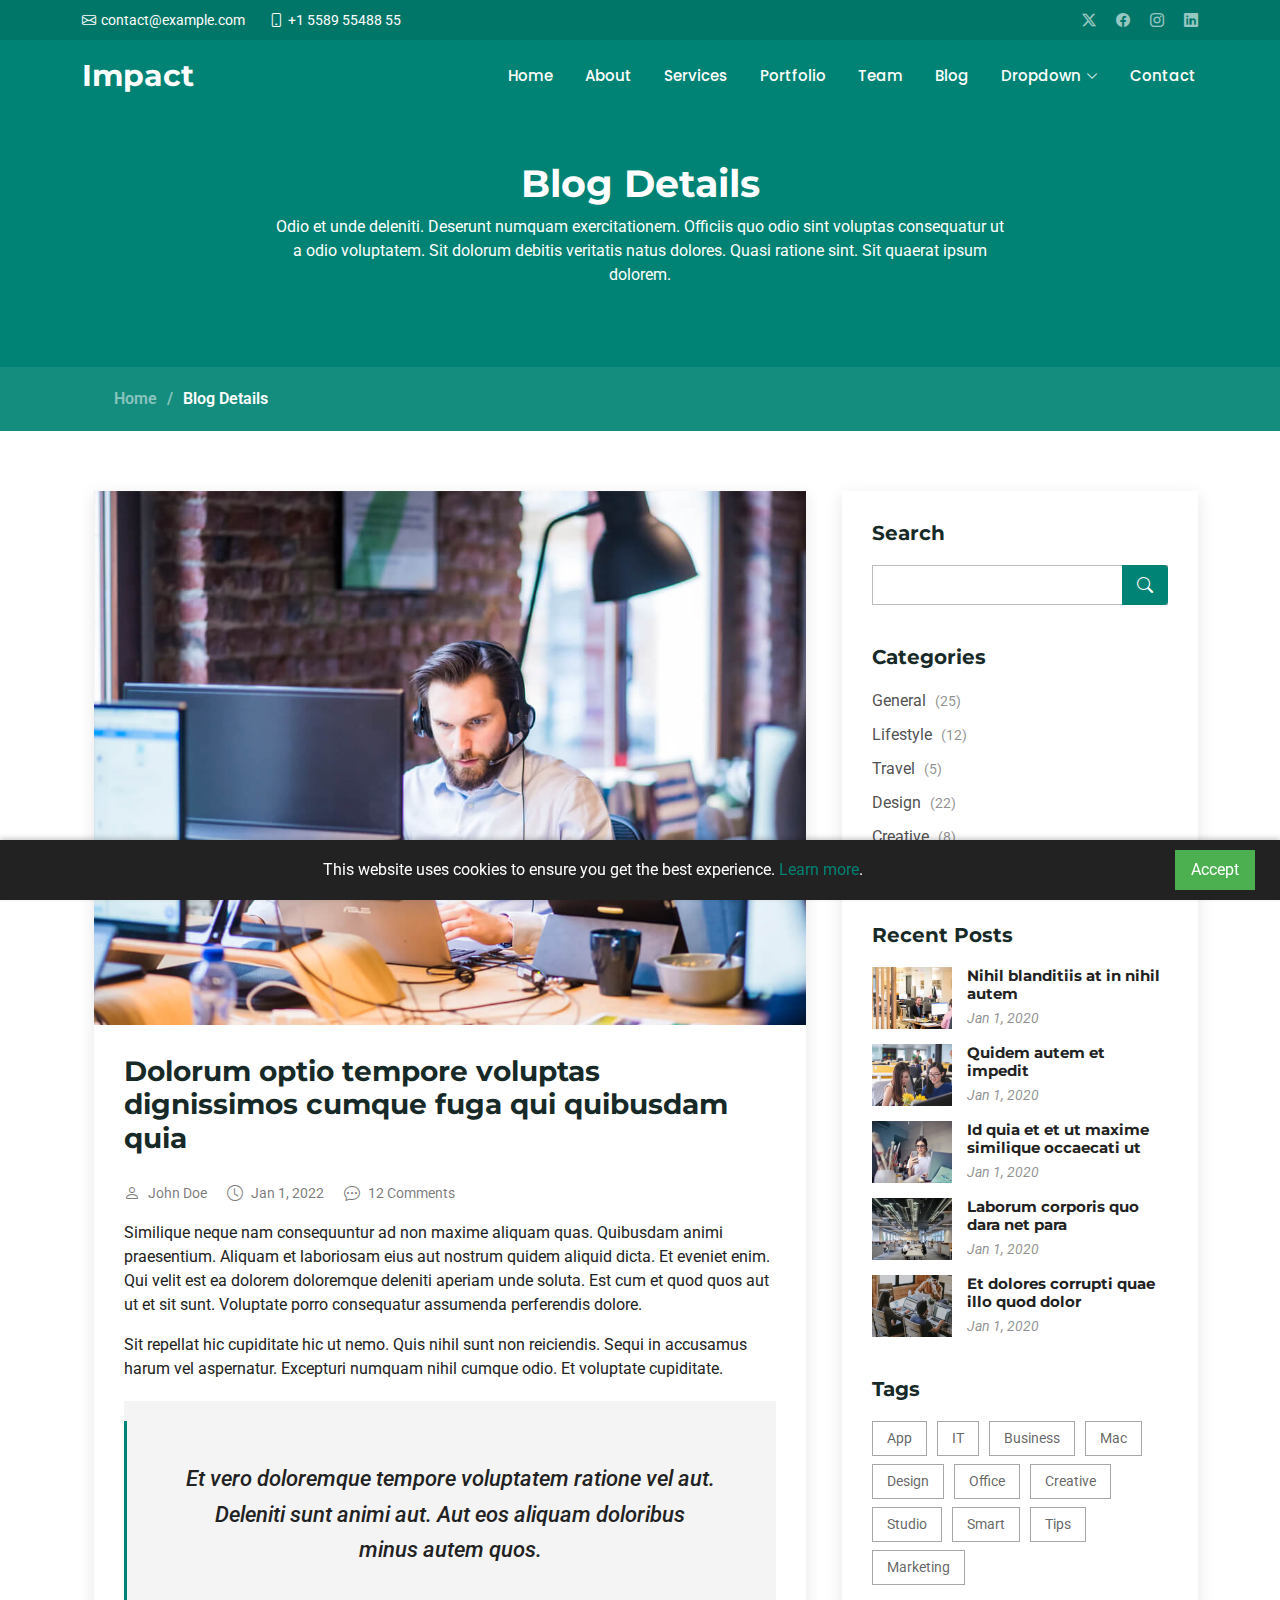
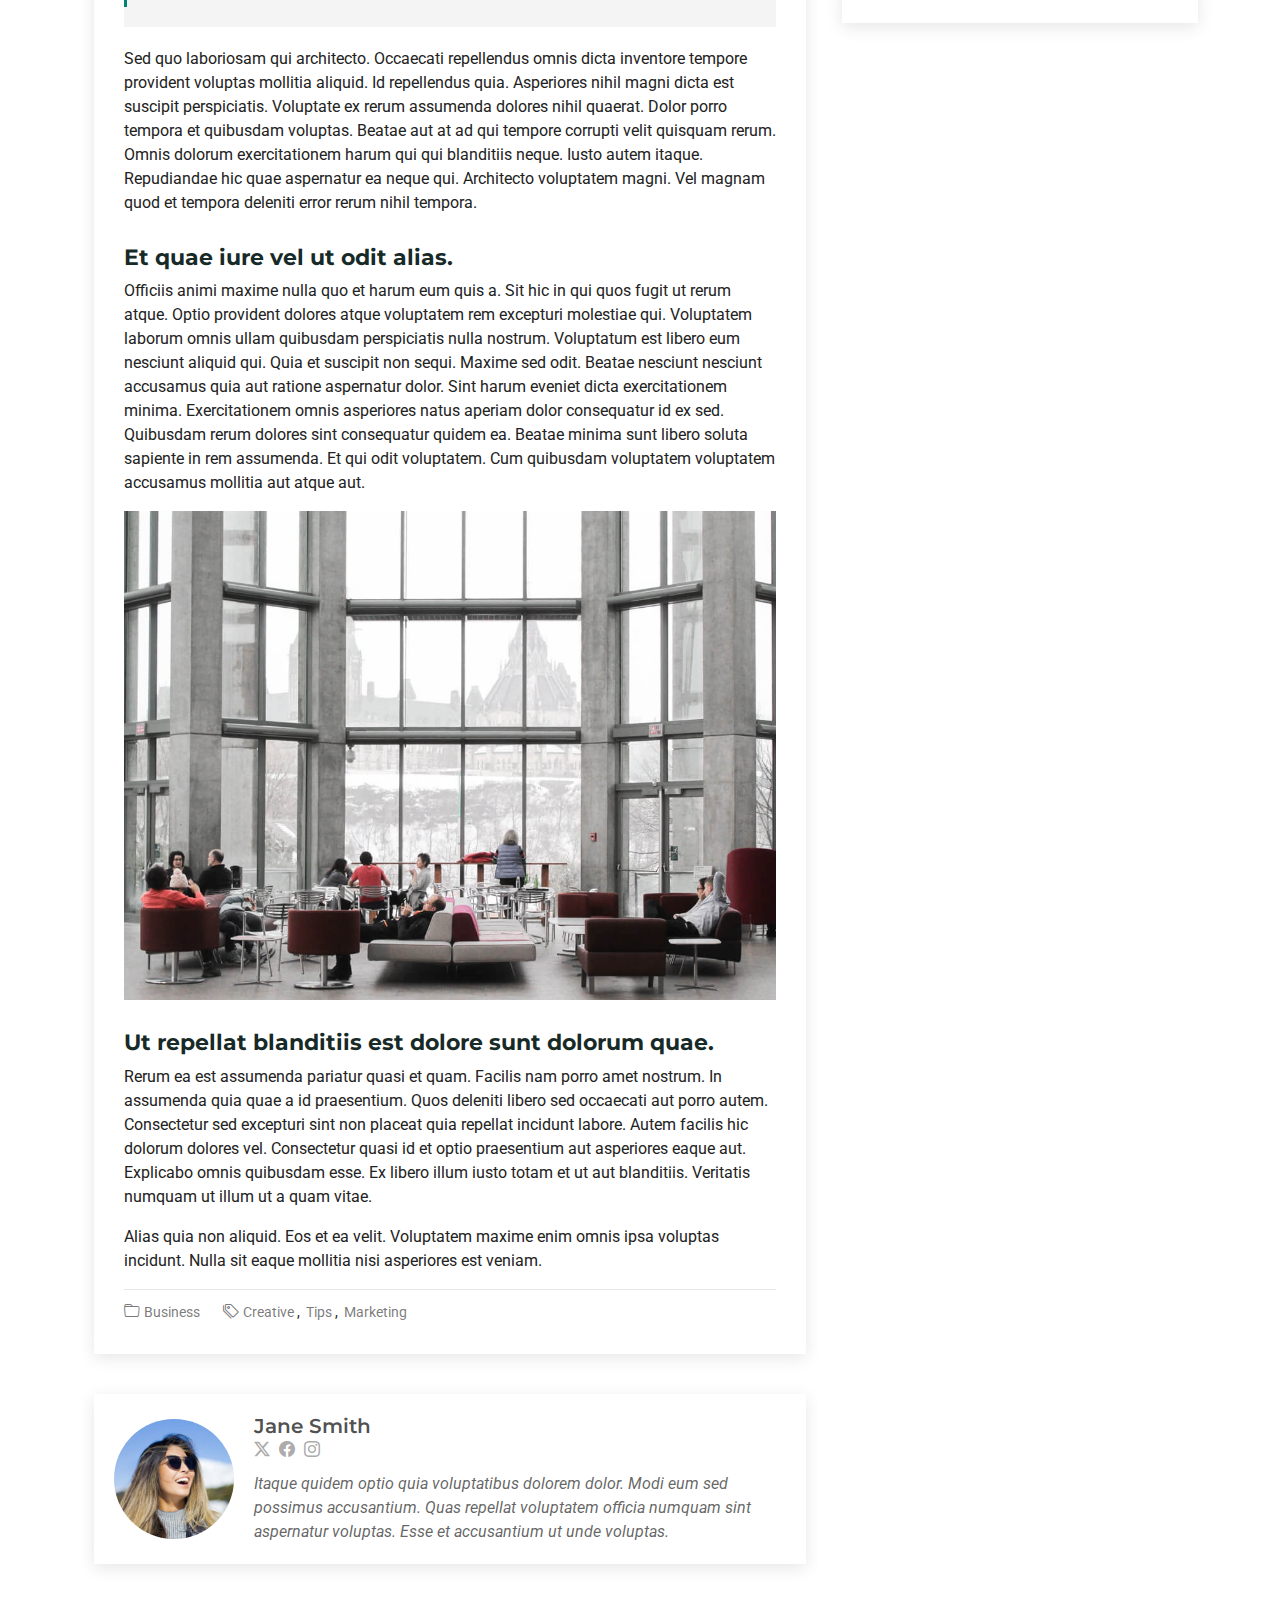
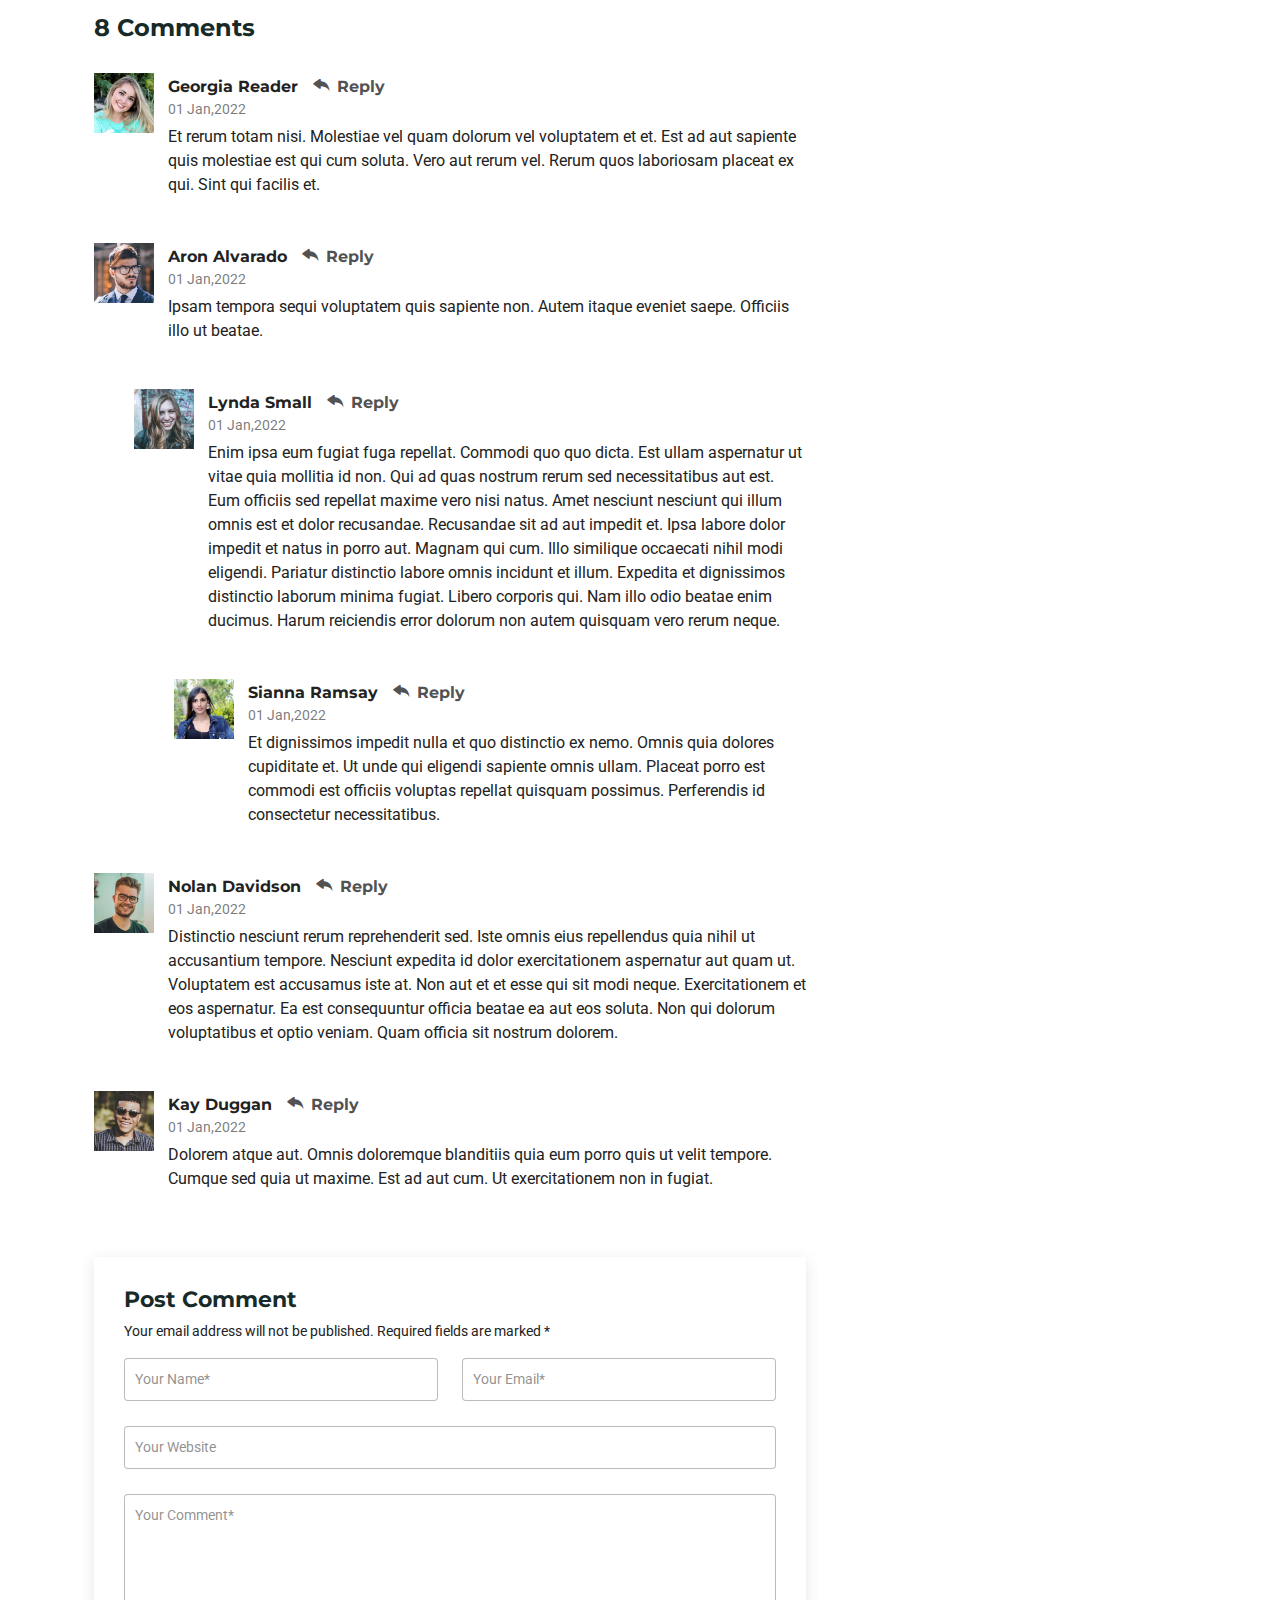
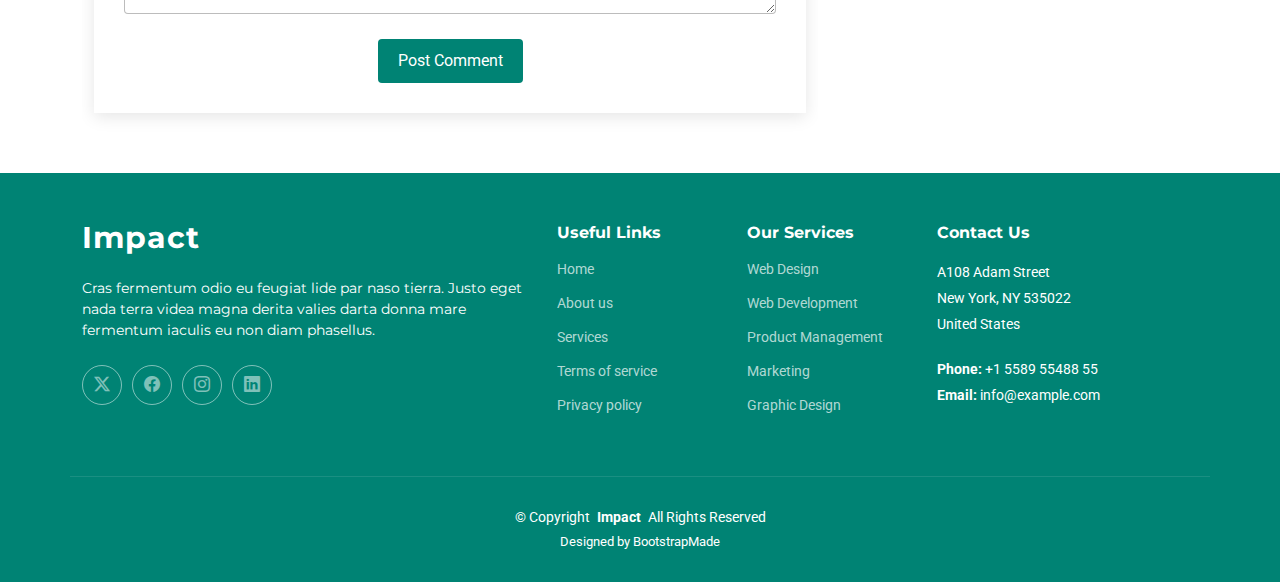
<file: blog-details.html>
<!DOCTYPE html>
<html lang="en">

<head>
  <meta charset="utf-8">
  <meta content="width=device-width, initial-scale=1.0" name="viewport">
  <title>Blog Details - Impact Bootstrap Template</title>
  <meta name="description" content="">
  <meta name="keywords" content="">

  <!-- Favicons -->
  <link href="assets/img/favicon.png" rel="icon">
  <link href="assets/img/apple-touch-icon.png" rel="apple-touch-icon">

  <!-- Fonts -->
  <link href="https://fonts.googleapis.com" rel="preconnect">
  <link href="https://fonts.gstatic.com" rel="preconnect" crossorigin>
  <link href="https://fonts.googleapis.com/css2?family=Roboto:ital,wght@0,100;0,300;0,400;0,500;0,700;0,900;1,100;1,300;1,400;1,500;1,700;1,900&family=Montserrat:ital,wght@0,100;0,200;0,300;0,400;0,500;0,600;0,700;0,800;0,900;1,100;1,200;1,300;1,400;1,500;1,600;1,700;1,800;1,900&family=Poppins:ital,wght@0,100;0,200;0,300;0,400;0,500;0,600;0,700;0,800;0,900;1,100;1,200;1,300;1,400;1,500;1,600;1,700;1,800;1,900&display=swap" rel="stylesheet">

  <!-- Vendor CSS Files -->
  <link href="assets/vendor/bootstrap/css/bootstrap.min.css" rel="stylesheet">
  <link href="assets/vendor/bootstrap-icons/bootstrap-icons.css" rel="stylesheet">
  <link href="assets/vendor/aos/aos.css" rel="stylesheet">
  <link href="assets/vendor/glightbox/css/glightbox.min.css" rel="stylesheet">
  <link href="assets/vendor/swiper/swiper-bundle.min.css" rel="stylesheet">

  <!-- Main CSS File -->
  <link href="assets/css/main.css" rel="stylesheet">

  <!-- =======================================================
  * Template Name: Impact
  * Template URL: https://bootstrapmade.com/impact-bootstrap-business-website-template/
  * Updated: Aug 07 2024 with Bootstrap v5.3.3
  * Author: BootstrapMade.com
  * License: https://bootstrapmade.com/license/
  ======================================================== -->
</head>

<body class="blog-details-page">

  <header id="header" class="header fixed-top">

    <div class="topbar d-flex align-items-center">
      <div class="container d-flex justify-content-center justify-content-md-between">
        <div class="contact-info d-flex align-items-center">
          <i class="bi bi-envelope d-flex align-items-center"><a href="mailto:contact@example.com">contact@example.com</a></i>
          <i class="bi bi-phone d-flex align-items-center ms-4"><span>+1 5589 55488 55</span></i>
        </div>
        <div class="social-links d-none d-md-flex align-items-center">
          <a href="#" class="twitter"><i class="bi bi-twitter-x"></i></a>
          <a href="#" class="facebook"><i class="bi bi-facebook"></i></a>
          <a href="#" class="instagram"><i class="bi bi-instagram"></i></a>
          <a href="#" class="linkedin"><i class="bi bi-linkedin"></i></a>
        </div>
      </div>
    </div><!-- End Top Bar -->

    <div class="branding d-flex align-items-cente">

      <div class="container position-relative d-flex align-items-center justify-content-between">
        <a href="index.html" class="logo d-flex align-items-center">
          <!-- Uncomment the line below if you also wish to use an image logo -->
          <!-- <img src="assets/img/logo.png" alt=""> -->
          <h1 class="sitename">Impact</h1>
          <span>.</span>
        </a>

        <nav id="navmenu" class="navmenu">
          <ul>
            <li><a href="#hero">Home<br></a></li>
            <li><a href="#about">About</a></li>
            <li><a href="#services">Services</a></li>
            <li><a href="#portfolio">Portfolio</a></li>
            <li><a href="#team">Team</a></li>
            <li><a href="blog.html">Blog</a></li>
            <li class="dropdown"><a href="#"><span>Dropdown</span> <i class="bi bi-chevron-down toggle-dropdown"></i></a>
              <ul>
                <li><a href="#">Dropdown 1</a></li>
                <li class="dropdown"><a href="#"><span>Deep Dropdown</span> <i class="bi bi-chevron-down toggle-dropdown"></i></a>
                  <ul>
                    <li><a href="#">Deep Dropdown 1</a></li>
                    <li><a href="#">Deep Dropdown 2</a></li>
                    <li><a href="#">Deep Dropdown 3</a></li>
                    <li><a href="#">Deep Dropdown 4</a></li>
                    <li><a href="#">Deep Dropdown 5</a></li>
                  </ul>
                </li>
                <li><a href="#">Dropdown 2</a></li>
                <li><a href="#">Dropdown 3</a></li>
                <li><a href="#">Dropdown 4</a></li>
              </ul>
            </li>
            <li><a href="#contact">Contact</a></li>
          </ul>
          <i class="mobile-nav-toggle d-xl-none bi bi-list"></i>
        </nav>

      </div>

    </div>

  </header>

  <main class="main">

    <!-- Page Title -->
    <div class="page-title">
      <div class="heading">
        <div class="container">
          <div class="row d-flex justify-content-center text-center">
            <div class="col-lg-8">
              <h1>Blog Details</h1>
              <p class="mb-0">Odio et unde deleniti. Deserunt numquam exercitationem. Officiis quo odio sint voluptas consequatur ut a odio voluptatem. Sit dolorum debitis veritatis natus dolores. Quasi ratione sint. Sit quaerat ipsum dolorem.</p>
            </div>
          </div>
        </div>
      </div>
      <nav class="breadcrumbs">
        <div class="container">
          <ol>
            <li><a href="index.html">Home</a></li>
            <li class="current">Blog Details</li>
          </ol>
        </div>
      </nav>
    </div><!-- End Page Title -->

    <div class="container">
      <div class="row">

        <div class="col-lg-8">

          <!-- Blog Details Section -->
          <section id="blog-details" class="blog-details section">
            <div class="container">

              <article class="article">

                <div class="post-img">
                  <img src="assets/img/blog/blog-1.jpg" alt="" class="img-fluid">
                </div>

                <h2 class="title">Dolorum optio tempore voluptas dignissimos cumque fuga qui quibusdam quia</h2>

                <div class="meta-top">
                  <ul>
                    <li class="d-flex align-items-center"><i class="bi bi-person"></i> <a href="blog-details.html">John Doe</a></li>
                    <li class="d-flex align-items-center"><i class="bi bi-clock"></i> <a href="blog-details.html"><time datetime="2020-01-01">Jan 1, 2022</time></a></li>
                    <li class="d-flex align-items-center"><i class="bi bi-chat-dots"></i> <a href="blog-details.html">12 Comments</a></li>
                  </ul>
                </div><!-- End meta top -->

                <div class="content">
                  <p>
                    Similique neque nam consequuntur ad non maxime aliquam quas. Quibusdam animi praesentium. Aliquam et laboriosam eius aut nostrum quidem aliquid dicta.
                    Et eveniet enim. Qui velit est ea dolorem doloremque deleniti aperiam unde soluta. Est cum et quod quos aut ut et sit sunt. Voluptate porro consequatur assumenda perferendis dolore.
                  </p>

                  <p>
                    Sit repellat hic cupiditate hic ut nemo. Quis nihil sunt non reiciendis. Sequi in accusamus harum vel aspernatur. Excepturi numquam nihil cumque odio. Et voluptate cupiditate.
                  </p>

                  <blockquote>
                    <p>
                      Et vero doloremque tempore voluptatem ratione vel aut. Deleniti sunt animi aut. Aut eos aliquam doloribus minus autem quos.
                    </p>
                  </blockquote>

                  <p>
                    Sed quo laboriosam qui architecto. Occaecati repellendus omnis dicta inventore tempore provident voluptas mollitia aliquid. Id repellendus quia. Asperiores nihil magni dicta est suscipit perspiciatis. Voluptate ex rerum assumenda dolores nihil quaerat.
                    Dolor porro tempora et quibusdam voluptas. Beatae aut at ad qui tempore corrupti velit quisquam rerum. Omnis dolorum exercitationem harum qui qui blanditiis neque.
                    Iusto autem itaque. Repudiandae hic quae aspernatur ea neque qui. Architecto voluptatem magni. Vel magnam quod et tempora deleniti error rerum nihil tempora.
                  </p>

                  <h3>Et quae iure vel ut odit alias.</h3>
                  <p>
                    Officiis animi maxime nulla quo et harum eum quis a. Sit hic in qui quos fugit ut rerum atque. Optio provident dolores atque voluptatem rem excepturi molestiae qui. Voluptatem laborum omnis ullam quibusdam perspiciatis nulla nostrum. Voluptatum est libero eum nesciunt aliquid qui.
                    Quia et suscipit non sequi. Maxime sed odit. Beatae nesciunt nesciunt accusamus quia aut ratione aspernatur dolor. Sint harum eveniet dicta exercitationem minima. Exercitationem omnis asperiores natus aperiam dolor consequatur id ex sed. Quibusdam rerum dolores sint consequatur quidem ea.
                    Beatae minima sunt libero soluta sapiente in rem assumenda. Et qui odit voluptatem. Cum quibusdam voluptatem voluptatem accusamus mollitia aut atque aut.
                  </p>
                  <img src="assets/img/blog/blog-inside-post.jpg" class="img-fluid" alt="">

                  <h3>Ut repellat blanditiis est dolore sunt dolorum quae.</h3>
                  <p>
                    Rerum ea est assumenda pariatur quasi et quam. Facilis nam porro amet nostrum. In assumenda quia quae a id praesentium. Quos deleniti libero sed occaecati aut porro autem. Consectetur sed excepturi sint non placeat quia repellat incidunt labore. Autem facilis hic dolorum dolores vel.
                    Consectetur quasi id et optio praesentium aut asperiores eaque aut. Explicabo omnis quibusdam esse. Ex libero illum iusto totam et ut aut blanditiis. Veritatis numquam ut illum ut a quam vitae.
                  </p>
                  <p>
                    Alias quia non aliquid. Eos et ea velit. Voluptatem maxime enim omnis ipsa voluptas incidunt. Nulla sit eaque mollitia nisi asperiores est veniam.
                  </p>

                </div><!-- End post content -->

                <div class="meta-bottom">
                  <i class="bi bi-folder"></i>
                  <ul class="cats">
                    <li><a href="#">Business</a></li>
                  </ul>

                  <i class="bi bi-tags"></i>
                  <ul class="tags">
                    <li><a href="#">Creative</a></li>
                    <li><a href="#">Tips</a></li>
                    <li><a href="#">Marketing</a></li>
                  </ul>
                </div><!-- End meta bottom -->

              </article>

            </div>
          </section><!-- /Blog Details Section -->

          <!-- Blog Author Section -->
          <section id="blog-author" class="blog-author section">

            <div class="container">
              <div class="author-container d-flex align-items-center">
                <img src="assets/img/blog/blog-author.jpg" class="rounded-circle flex-shrink-0" alt="">
                <div>
                  <h4>Jane Smith</h4>
                  <div class="social-links">
                    <a href="https://x.com/#"><i class="bi bi-twitter-x"></i></a>
                    <a href="https://facebook.com/#"><i class="bi bi-facebook"></i></a>
                    <a href="https://instagram.com/#"><i class="biu bi-instagram"></i></a>
                  </div>
                  <p>
                    Itaque quidem optio quia voluptatibus dolorem dolor. Modi eum sed possimus accusantium. Quas repellat voluptatem officia numquam sint aspernatur voluptas. Esse et accusantium ut unde voluptas.
                  </p>
                </div>
              </div>
            </div>

          </section><!-- /Blog Author Section -->

          <!-- Blog Comments Section -->
          <section id="blog-comments" class="blog-comments section">

            <div class="container">

              <h4 class="comments-count">8 Comments</h4>

              <div id="comment-1" class="comment">
                <div class="d-flex">
                  <div class="comment-img"><img src="assets/img/blog/comments-1.jpg" alt=""></div>
                  <div>
                    <h5><a href="">Georgia Reader</a> <a href="#" class="reply"><i class="bi bi-reply-fill"></i> Reply</a></h5>
                    <time datetime="2020-01-01">01 Jan,2022</time>
                    <p>
                      Et rerum totam nisi. Molestiae vel quam dolorum vel voluptatem et et. Est ad aut sapiente quis molestiae est qui cum soluta.
                      Vero aut rerum vel. Rerum quos laboriosam placeat ex qui. Sint qui facilis et.
                    </p>
                  </div>
                </div>
              </div><!-- End comment #1 -->

              <div id="comment-2" class="comment">
                <div class="d-flex">
                  <div class="comment-img"><img src="assets/img/blog/comments-2.jpg" alt=""></div>
                  <div>
                    <h5><a href="">Aron Alvarado</a> <a href="#" class="reply"><i class="bi bi-reply-fill"></i> Reply</a></h5>
                    <time datetime="2020-01-01">01 Jan,2022</time>
                    <p>
                      Ipsam tempora sequi voluptatem quis sapiente non. Autem itaque eveniet saepe. Officiis illo ut beatae.
                    </p>
                  </div>
                </div>

                <div id="comment-reply-1" class="comment comment-reply">
                  <div class="d-flex">
                    <div class="comment-img"><img src="assets/img/blog/comments-3.jpg" alt=""></div>
                    <div>
                      <h5><a href="">Lynda Small</a> <a href="#" class="reply"><i class="bi bi-reply-fill"></i> Reply</a></h5>
                      <time datetime="2020-01-01">01 Jan,2022</time>
                      <p>
                        Enim ipsa eum fugiat fuga repellat. Commodi quo quo dicta. Est ullam aspernatur ut vitae quia mollitia id non. Qui ad quas nostrum rerum sed necessitatibus aut est. Eum officiis sed repellat maxime vero nisi natus. Amet nesciunt nesciunt qui illum omnis est et dolor recusandae.

                        Recusandae sit ad aut impedit et. Ipsa labore dolor impedit et natus in porro aut. Magnam qui cum. Illo similique occaecati nihil modi eligendi. Pariatur distinctio labore omnis incidunt et illum. Expedita et dignissimos distinctio laborum minima fugiat.

                        Libero corporis qui. Nam illo odio beatae enim ducimus. Harum reiciendis error dolorum non autem quisquam vero rerum neque.
                      </p>
                    </div>
                  </div>

                  <div id="comment-reply-2" class="comment comment-reply">
                    <div class="d-flex">
                      <div class="comment-img"><img src="assets/img/blog/comments-4.jpg" alt=""></div>
                      <div>
                        <h5><a href="">Sianna Ramsay</a> <a href="#" class="reply"><i class="bi bi-reply-fill"></i> Reply</a></h5>
                        <time datetime="2020-01-01">01 Jan,2022</time>
                        <p>
                          Et dignissimos impedit nulla et quo distinctio ex nemo. Omnis quia dolores cupiditate et. Ut unde qui eligendi sapiente omnis ullam. Placeat porro est commodi est officiis voluptas repellat quisquam possimus. Perferendis id consectetur necessitatibus.
                        </p>
                      </div>
                    </div>

                  </div><!-- End comment reply #2-->

                </div><!-- End comment reply #1-->

              </div><!-- End comment #2-->

              <div id="comment-3" class="comment">
                <div class="d-flex">
                  <div class="comment-img"><img src="assets/img/blog/comments-5.jpg" alt=""></div>
                  <div>
                    <h5><a href="">Nolan Davidson</a> <a href="#" class="reply"><i class="bi bi-reply-fill"></i> Reply</a></h5>
                    <time datetime="2020-01-01">01 Jan,2022</time>
                    <p>
                      Distinctio nesciunt rerum reprehenderit sed. Iste omnis eius repellendus quia nihil ut accusantium tempore. Nesciunt expedita id dolor exercitationem aspernatur aut quam ut. Voluptatem est accusamus iste at.
                      Non aut et et esse qui sit modi neque. Exercitationem et eos aspernatur. Ea est consequuntur officia beatae ea aut eos soluta. Non qui dolorum voluptatibus et optio veniam. Quam officia sit nostrum dolorem.
                    </p>
                  </div>
                </div>

              </div><!-- End comment #3 -->

              <div id="comment-4" class="comment">
                <div class="d-flex">
                  <div class="comment-img"><img src="assets/img/blog/comments-6.jpg" alt=""></div>
                  <div>
                    <h5><a href="">Kay Duggan</a> <a href="#" class="reply"><i class="bi bi-reply-fill"></i> Reply</a></h5>
                    <time datetime="2020-01-01">01 Jan,2022</time>
                    <p>
                      Dolorem atque aut. Omnis doloremque blanditiis quia eum porro quis ut velit tempore. Cumque sed quia ut maxime. Est ad aut cum. Ut exercitationem non in fugiat.
                    </p>
                  </div>
                </div>

              </div><!-- End comment #4 -->

            </div>

          </section><!-- /Blog Comments Section -->

          <!-- Comment Form Section -->
          <section id="comment-form" class="comment-form section">
            <div class="container">

              <form action="">

                <h4>Post Comment</h4>
                <p>Your email address will not be published. Required fields are marked * </p>
                <div class="row">
                  <div class="col-md-6 form-group">
                    <input name="name" type="text" class="form-control" placeholder="Your Name*">
                  </div>
                  <div class="col-md-6 form-group">
                    <input name="email" type="text" class="form-control" placeholder="Your Email*">
                  </div>
                </div>
                <div class="row">
                  <div class="col form-group">
                    <input name="website" type="text" class="form-control" placeholder="Your Website">
                  </div>
                </div>
                <div class="row">
                  <div class="col form-group">
                    <textarea name="comment" class="form-control" placeholder="Your Comment*"></textarea>
                  </div>
                </div>

                <div class="text-center">
                  <button type="submit" class="btn btn-primary">Post Comment</button>
                </div>

              </form>

            </div>
          </section><!-- /Comment Form Section -->

        </div>

        <div class="col-lg-4 sidebar">

          <div class="widgets-container">

            <!-- Search Widget -->
            <div class="search-widget widget-item">

              <h3 class="widget-title">Search</h3>
              <form action="">
                <input type="text">
                <button type="submit" title="Search"><i class="bi bi-search"></i></button>
              </form>

            </div><!--/Search Widget -->

            <!-- Categories Widget -->
            <div class="categories-widget widget-item">

              <h3 class="widget-title">Categories</h3>
              <ul class="mt-3">
                <li><a href="#">General <span>(25)</span></a></li>
                <li><a href="#">Lifestyle <span>(12)</span></a></li>
                <li><a href="#">Travel <span>(5)</span></a></li>
                <li><a href="#">Design <span>(22)</span></a></li>
                <li><a href="#">Creative <span>(8)</span></a></li>
                <li><a href="#">Educaion <span>(14)</span></a></li>
              </ul>

            </div><!--/Categories Widget -->

            <!-- Recent Posts Widget -->
            <div class="recent-posts-widget widget-item">

              <h3 class="widget-title">Recent Posts</h3>

              <div class="post-item">
                <img src="assets/img/blog/blog-recent-1.jpg" alt="" class="flex-shrink-0">
                <div>
                  <h4><a href="blog-details.html">Nihil blanditiis at in nihil autem</a></h4>
                  <time datetime="2020-01-01">Jan 1, 2020</time>
                </div>
              </div><!-- End recent post item-->

              <div class="post-item">
                <img src="assets/img/blog/blog-recent-2.jpg" alt="" class="flex-shrink-0">
                <div>
                  <h4><a href="blog-details.html">Quidem autem et impedit</a></h4>
                  <time datetime="2020-01-01">Jan 1, 2020</time>
                </div>
              </div><!-- End recent post item-->

              <div class="post-item">
                <img src="assets/img/blog/blog-recent-3.jpg" alt="" class="flex-shrink-0">
                <div>
                  <h4><a href="blog-details.html">Id quia et et ut maxime similique occaecati ut</a></h4>
                  <time datetime="2020-01-01">Jan 1, 2020</time>
                </div>
              </div><!-- End recent post item-->

              <div class="post-item">
                <img src="assets/img/blog/blog-recent-4.jpg" alt="" class="flex-shrink-0">
                <div>
                  <h4><a href="blog-details.html">Laborum corporis quo dara net para</a></h4>
                  <time datetime="2020-01-01">Jan 1, 2020</time>
                </div>
              </div><!-- End recent post item-->

              <div class="post-item">
                <img src="assets/img/blog/blog-recent-5.jpg" alt="" class="flex-shrink-0">
                <div>
                  <h4><a href="blog-details.html">Et dolores corrupti quae illo quod dolor</a></h4>
                  <time datetime="2020-01-01">Jan 1, 2020</time>
                </div>
              </div><!-- End recent post item-->

            </div><!--/Recent Posts Widget -->

            <!-- Tags Widget -->
            <div class="tags-widget widget-item">

              <h3 class="widget-title">Tags</h3>
              <ul>
                <li><a href="#">App</a></li>
                <li><a href="#">IT</a></li>
                <li><a href="#">Business</a></li>
                <li><a href="#">Mac</a></li>
                <li><a href="#">Design</a></li>
                <li><a href="#">Office</a></li>
                <li><a href="#">Creative</a></li>
                <li><a href="#">Studio</a></li>
                <li><a href="#">Smart</a></li>
                <li><a href="#">Tips</a></li>
                <li><a href="#">Marketing</a></li>
              </ul>

            </div><!--/Tags Widget -->

          </div>

        </div>

      </div>
    </div>

  </main>

  <footer id="footer" class="footer accent-background">

    <div class="container footer-top">
      <div class="row gy-4">
        <div class="col-lg-5 col-md-12 footer-about">
          <a href="index.html" class="logo d-flex align-items-center">
            <span class="sitename">Impact</span>
          </a>
          <p>Cras fermentum odio eu feugiat lide par naso tierra. Justo eget nada terra videa magna derita valies darta donna mare fermentum iaculis eu non diam phasellus.</p>
          <div class="social-links d-flex mt-4">
            <a href=""><i class="bi bi-twitter-x"></i></a>
            <a href=""><i class="bi bi-facebook"></i></a>
            <a href=""><i class="bi bi-instagram"></i></a>
            <a href=""><i class="bi bi-linkedin"></i></a>
          </div>
        </div>

        <div class="col-lg-2 col-6 footer-links">
          <h4>Useful Links</h4>
          <ul>
            <li><a href="#">Home</a></li>
            <li><a href="#">About us</a></li>
            <li><a href="#">Services</a></li>
            <li><a href="#">Terms of service</a></li>
            <li><a href="#">Privacy policy</a></li>
          </ul>
        </div>

        <div class="col-lg-2 col-6 footer-links">
          <h4>Our Services</h4>
          <ul>
            <li><a href="#">Web Design</a></li>
            <li><a href="#">Web Development</a></li>
            <li><a href="#">Product Management</a></li>
            <li><a href="#">Marketing</a></li>
            <li><a href="#">Graphic Design</a></li>
          </ul>
        </div>

        <div class="col-lg-3 col-md-12 footer-contact text-center text-md-start">
          <h4>Contact Us</h4>
          <p>A108 Adam Street</p>
          <p>New York, NY 535022</p>
          <p>United States</p>
          <p class="mt-4"><strong>Phone:</strong> <span>+1 5589 55488 55</span></p>
          <p><strong>Email:</strong> <span>info@example.com</span></p>
        </div>

      </div>
    </div>

    <div class="container copyright text-center mt-4">
      <p>© <span>Copyright</span> <strong class="px-1 sitename">Impact</strong> <span>All Rights Reserved</span></p>
      <div class="credits">
        <!-- All the links in the footer should remain intact. -->
        <!-- You can delete the links only if you've purchased the pro version. -->
        <!-- Licensing information: https://bootstrapmade.com/license/ -->
        <!-- Purchase the pro version with working PHP/AJAX contact form: [buy-url] -->
        Designed by <a href="https://bootstrapmade.com/">BootstrapMade</a>
      </div>
    </div>

  </footer>

  <!-- Scroll Top -->
  <a href="#" id="scroll-top" class="scroll-top d-flex align-items-center justify-content-center"><i class="bi bi-arrow-up-short"></i></a>

  <!-- Preloader -->
  <div id="preloader"></div>

  <!-- Vendor JS Files -->
  <script src="assets/vendor/bootstrap/js/bootstrap.bundle.min.js"></script>
  <script src="assets/vendor/php-email-form/validate.js"></script>
  <script src="assets/vendor/aos/aos.js"></script>
  <script src="assets/vendor/glightbox/js/glightbox.min.js"></script>
  <script src="assets/vendor/swiper/swiper-bundle.min.js"></script>
  <script src="assets/vendor/purecounter/purecounter_vanilla.js"></script>
  <script src="assets/vendor/imagesloaded/imagesloaded.pkgd.min.js"></script>
  <script src="assets/vendor/isotope-layout/isotope.pkgd.min.js"></script>

  <!-- Main JS File -->
  <script src="assets/js/main.js"></script>
  <div id="cookie-consent-banner" class="cookie-banner">
    <p>
        This website uses cookies to ensure you get the best experience. 
        <a href="privacy.html">Learn more</a>.
    </p>
    <button id="accept-cookies">Accept</button>
</div>

</body>

</html>
</file>
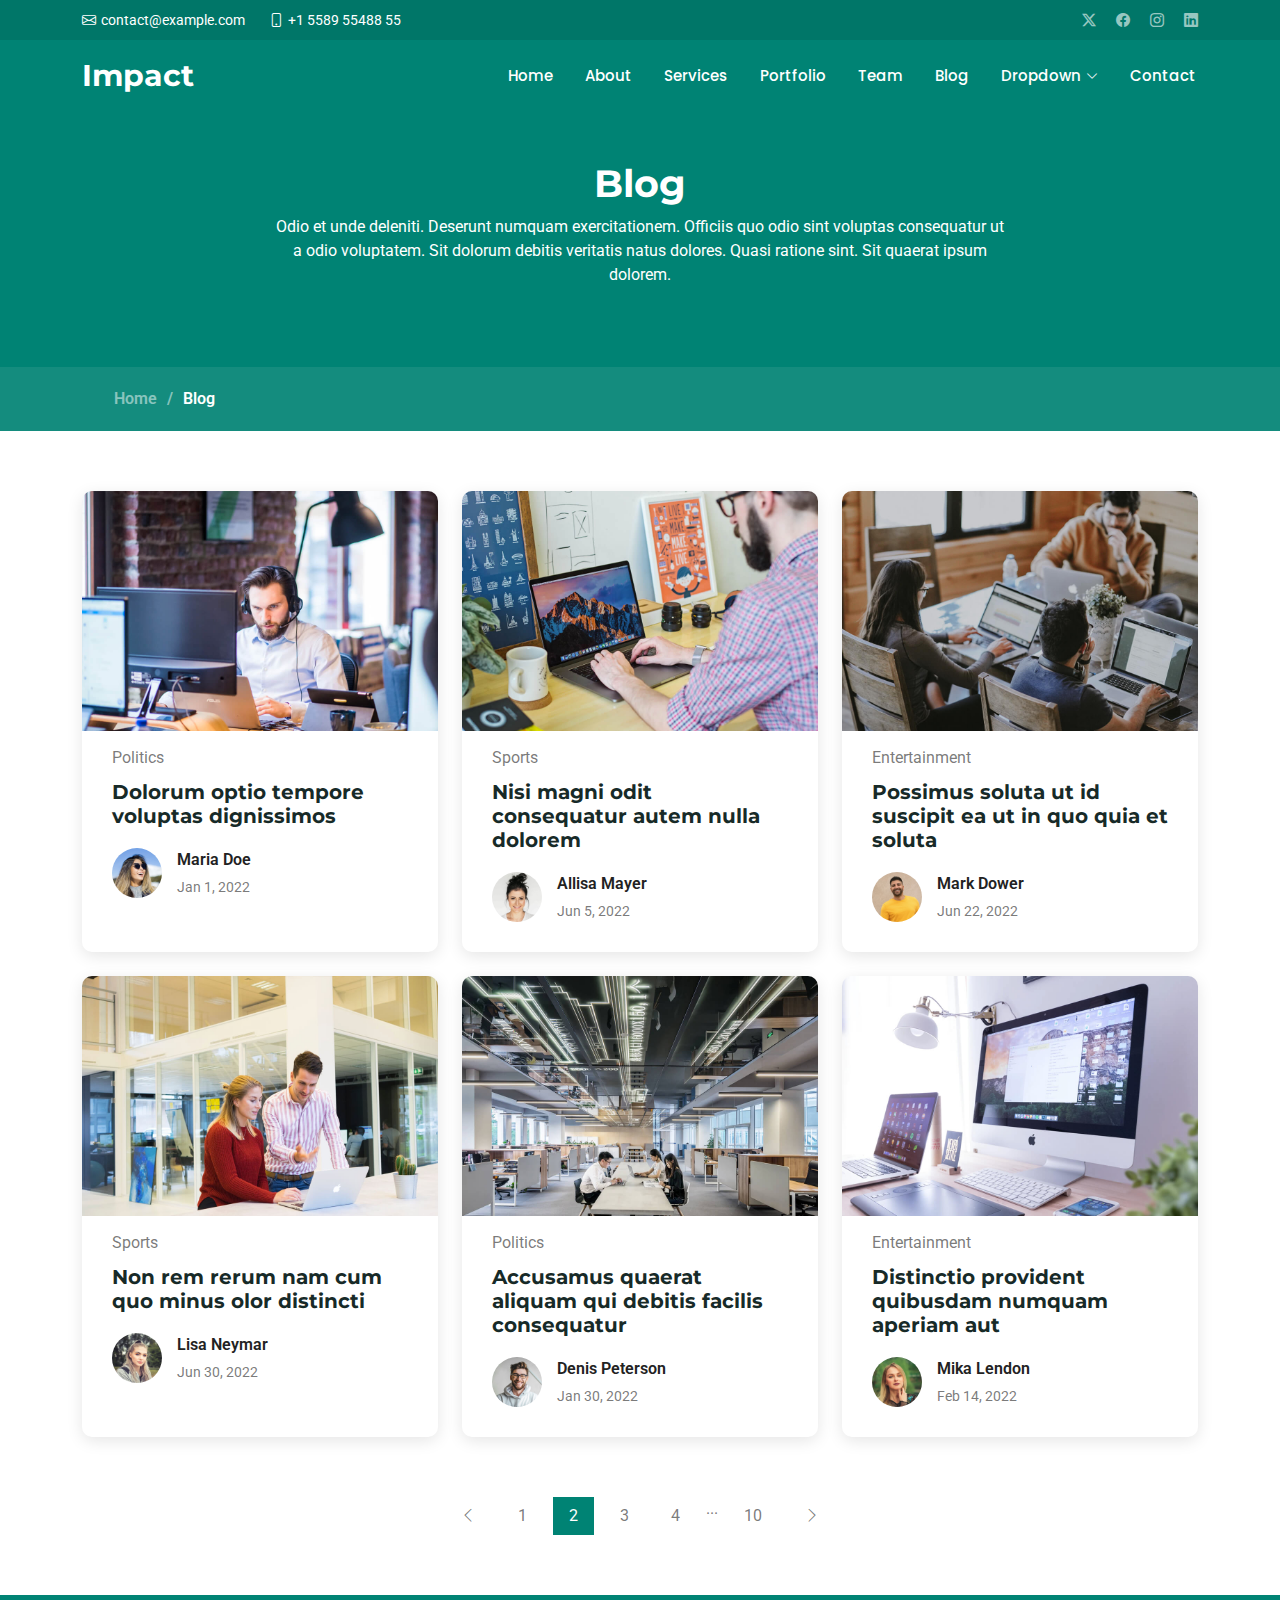
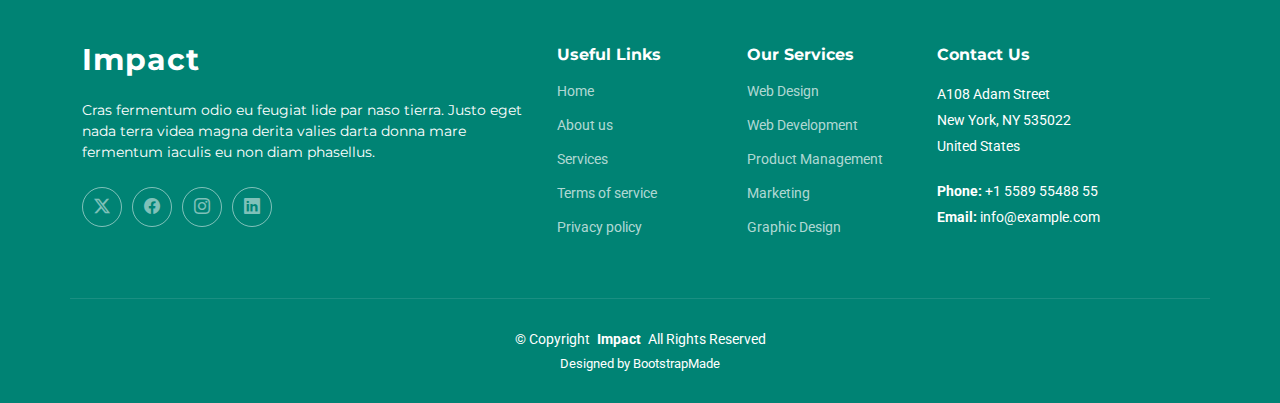
<file: blog.html>
<!DOCTYPE html>
<html lang="en">

<head>
  <meta charset="utf-8">
  <meta content="width=device-width, initial-scale=1.0" name="viewport">
  <title>Blog - Impact Bootstrap Template</title>
  <meta name="description" content="">
  <meta name="keywords" content="">

  <!-- Favicons -->
  <link href="assets/img/favicon.png" rel="icon">
  <link href="assets/img/apple-touch-icon.png" rel="apple-touch-icon">

  <!-- Fonts -->
  <link href="https://fonts.googleapis.com" rel="preconnect">
  <link href="https://fonts.gstatic.com" rel="preconnect" crossorigin>
  <link href="https://fonts.googleapis.com/css2?family=Roboto:ital,wght@0,100;0,300;0,400;0,500;0,700;0,900;1,100;1,300;1,400;1,500;1,700;1,900&family=Montserrat:ital,wght@0,100;0,200;0,300;0,400;0,500;0,600;0,700;0,800;0,900;1,100;1,200;1,300;1,400;1,500;1,600;1,700;1,800;1,900&family=Poppins:ital,wght@0,100;0,200;0,300;0,400;0,500;0,600;0,700;0,800;0,900;1,100;1,200;1,300;1,400;1,500;1,600;1,700;1,800;1,900&display=swap" rel="stylesheet">

  <!-- Vendor CSS Files -->
  <link href="assets/vendor/bootstrap/css/bootstrap.min.css" rel="stylesheet">
  <link href="assets/vendor/bootstrap-icons/bootstrap-icons.css" rel="stylesheet">
  <link href="assets/vendor/aos/aos.css" rel="stylesheet">
  <link href="assets/vendor/glightbox/css/glightbox.min.css" rel="stylesheet">
  <link href="assets/vendor/swiper/swiper-bundle.min.css" rel="stylesheet">

  <!-- Main CSS File -->
  <link href="assets/css/main.css" rel="stylesheet">

  <!-- =======================================================
  * Template Name: Impact
  * Template URL: https://bootstrapmade.com/impact-bootstrap-business-website-template/
  * Updated: Aug 07 2024 with Bootstrap v5.3.3
  * Author: BootstrapMade.com
  * License: https://bootstrapmade.com/license/
  ======================================================== -->
</head>

<body class="blog-page">

  <header id="header" class="header fixed-top">

    <div class="topbar d-flex align-items-center">
      <div class="container d-flex justify-content-center justify-content-md-between">
        <div class="contact-info d-flex align-items-center">
          <i class="bi bi-envelope d-flex align-items-center"><a href="mailto:contact@example.com">contact@example.com</a></i>
          <i class="bi bi-phone d-flex align-items-center ms-4"><span>+1 5589 55488 55</span></i>
        </div>
        <div class="social-links d-none d-md-flex align-items-center">
          <a href="#" class="twitter"><i class="bi bi-twitter-x"></i></a>
          <a href="#" class="facebook"><i class="bi bi-facebook"></i></a>
          <a href="#" class="instagram"><i class="bi bi-instagram"></i></a>
          <a href="#" class="linkedin"><i class="bi bi-linkedin"></i></a>
        </div>
      </div>
    </div><!-- End Top Bar -->

    <div class="branding d-flex align-items-cente">

      <div class="container position-relative d-flex align-items-center justify-content-between">
        <a href="index.html" class="logo d-flex align-items-center">
          <!-- Uncomment the line below if you also wish to use an image logo -->
          <!-- <img src="assets/img/logo.png" alt=""> -->
          <h1 class="sitename">Impact</h1>
          <span>.</span>
        </a>

        <nav id="navmenu" class="navmenu">
          <ul>
            <li><a href="#hero">Home<br></a></li>
            <li><a href="#about">About</a></li>
            <li><a href="#services">Services</a></li>
            <li><a href="#portfolio">Portfolio</a></li>
            <li><a href="#team">Team</a></li>
            <li><a href="blog.html" class="active">Blog</a></li>
            <li class="dropdown"><a href="#"><span>Dropdown</span> <i class="bi bi-chevron-down toggle-dropdown"></i></a>
              <ul>
                <li><a href="#">Dropdown 1</a></li>
                <li class="dropdown"><a href="#"><span>Deep Dropdown</span> <i class="bi bi-chevron-down toggle-dropdown"></i></a>
                  <ul>
                    <li><a href="#">Deep Dropdown 1</a></li>
                    <li><a href="#">Deep Dropdown 2</a></li>
                    <li><a href="#">Deep Dropdown 3</a></li>
                    <li><a href="#">Deep Dropdown 4</a></li>
                    <li><a href="#">Deep Dropdown 5</a></li>
                  </ul>
                </li>
                <li><a href="#">Dropdown 2</a></li>
                <li><a href="#">Dropdown 3</a></li>
                <li><a href="#">Dropdown 4</a></li>
              </ul>
            </li>
            <li><a href="#contact">Contact</a></li>
          </ul>
          <i class="mobile-nav-toggle d-xl-none bi bi-list"></i>
        </nav>

      </div>

    </div>

  </header>

  <main class="main">

    <!-- Page Title -->
    <div class="page-title">
      <div class="heading">
        <div class="container">
          <div class="row d-flex justify-content-center text-center">
            <div class="col-lg-8">
              <h1>Blog</h1>
              <p class="mb-0">Odio et unde deleniti. Deserunt numquam exercitationem. Officiis quo odio sint voluptas consequatur ut a odio voluptatem. Sit dolorum debitis veritatis natus dolores. Quasi ratione sint. Sit quaerat ipsum dolorem.</p>
            </div>
          </div>
        </div>
      </div>
      <nav class="breadcrumbs">
        <div class="container">
          <ol>
            <li><a href="index.html">Home</a></li>
            <li class="current">Blog</li>
          </ol>
        </div>
      </nav>
    </div><!-- End Page Title -->

    <!-- Blog Posts Section -->
    <section id="blog-posts" class="blog-posts section">

      <div class="container">
        <div class="row gy-4">

          <div class="col-lg-4">
            <article>

              <div class="post-img">
                <img src="assets/img/blog/blog-1.jpg" alt="" class="img-fluid">
              </div>

              <p class="post-category">Politics</p>

              <h2 class="title">
                <a href="blog-details.html">Dolorum optio tempore voluptas dignissimos</a>
              </h2>

              <div class="d-flex align-items-center">
                <img src="assets/img/blog/blog-author.jpg" alt="" class="img-fluid post-author-img flex-shrink-0">
                <div class="post-meta">
                  <p class="post-author">Maria Doe</p>
                  <p class="post-date">
                    <time datetime="2022-01-01">Jan 1, 2022</time>
                  </p>
                </div>
              </div>

            </article>
          </div><!-- End post list item -->

          <div class="col-lg-4">
            <article>

              <div class="post-img">
                <img src="assets/img/blog/blog-2.jpg" alt="" class="img-fluid">
              </div>

              <p class="post-category">Sports</p>

              <h2 class="title">
                <a href="blog-details.html">Nisi magni odit consequatur autem nulla dolorem</a>
              </h2>

              <div class="d-flex align-items-center">
                <img src="assets/img/blog/blog-author-2.jpg" alt="" class="img-fluid post-author-img flex-shrink-0">
                <div class="post-meta">
                  <p class="post-author">Allisa Mayer</p>
                  <p class="post-date">
                    <time datetime="2022-01-01">Jun 5, 2022</time>
                  </p>
                </div>
              </div>

            </article>
          </div><!-- End post list item -->

          <div class="col-lg-4">
            <article>

              <div class="post-img">
                <img src="assets/img/blog/blog-3.jpg" alt="" class="img-fluid">
              </div>

              <p class="post-category">Entertainment</p>

              <h2 class="title">
                <a href="blog-details.html">Possimus soluta ut id suscipit ea ut in quo quia et soluta</a>
              </h2>

              <div class="d-flex align-items-center">
                <img src="assets/img/blog/blog-author-3.jpg" alt="" class="img-fluid post-author-img flex-shrink-0">
                <div class="post-meta">
                  <p class="post-author">Mark Dower</p>
                  <p class="post-date">
                    <time datetime="2022-01-01">Jun 22, 2022</time>
                  </p>
                </div>
              </div>

            </article>
          </div><!-- End post list item -->

          <div class="col-lg-4">
            <article>

              <div class="post-img">
                <img src="assets/img/blog/blog-4.jpg" alt="" class="img-fluid">
              </div>

              <p class="post-category">Sports</p>

              <h2 class="title">
                <a href="blog-details.html">Non rem rerum nam cum quo minus olor distincti</a>
              </h2>

              <div class="d-flex align-items-center">
                <img src="assets/img/blog/blog-author-4.jpg" alt="" class="img-fluid post-author-img flex-shrink-0">
                <div class="post-meta">
                  <p class="post-author">Lisa Neymar</p>
                  <p class="post-date">
                    <time datetime="2022-01-01">Jun 30, 2022</time>
                  </p>
                </div>
              </div>

            </article>
          </div><!-- End post list item -->

          <div class="col-lg-4">
            <article>

              <div class="post-img">
                <img src="assets/img/blog/blog-5.jpg" alt="" class="img-fluid">
              </div>

              <p class="post-category">Politics</p>

              <h2 class="title">
                <a href="blog-details.html">Accusamus quaerat aliquam qui debitis facilis consequatur</a>
              </h2>

              <div class="d-flex align-items-center">
                <img src="assets/img/blog/blog-author-5.jpg" alt="" class="img-fluid post-author-img flex-shrink-0">
                <div class="post-meta">
                  <p class="post-author">Denis Peterson</p>
                  <p class="post-date">
                    <time datetime="2022-01-01">Jan 30, 2022</time>
                  </p>
                </div>
              </div>

            </article>
          </div><!-- End post list item -->

          <div class="col-lg-4">
            <article>

              <div class="post-img">
                <img src="assets/img/blog/blog-6.jpg" alt="" class="img-fluid">
              </div>

              <p class="post-category">Entertainment</p>

              <h2 class="title">
                <a href="blog-details.html">Distinctio provident quibusdam numquam aperiam aut</a>
              </h2>

              <div class="d-flex align-items-center">
                <img src="assets/img/blog/blog-author-6.jpg" alt="" class="img-fluid post-author-img flex-shrink-0">
                <div class="post-meta">
                  <p class="post-author">Mika Lendon</p>
                  <p class="post-date">
                    <time datetime="2022-01-01">Feb 14, 2022</time>
                  </p>
                </div>
              </div>

            </article>
          </div><!-- End post list item -->

        </div>
      </div>

    </section><!-- /Blog Posts Section -->

    <!-- Blog Pagination Section -->
    <section id="blog-pagination" class="blog-pagination section">

      <div class="container">
        <div class="d-flex justify-content-center">
          <ul>
            <li><a href="#"><i class="bi bi-chevron-left"></i></a></li>
            <li><a href="#">1</a></li>
            <li><a href="#" class="active">2</a></li>
            <li><a href="#">3</a></li>
            <li><a href="#">4</a></li>
            <li>...</li>
            <li><a href="#">10</a></li>
            <li><a href="#"><i class="bi bi-chevron-right"></i></a></li>
          </ul>
        </div>
      </div>

    </section><!-- /Blog Pagination Section -->

  </main>

  <footer id="footer" class="footer accent-background">

    <div class="container footer-top">
      <div class="row gy-4">
        <div class="col-lg-5 col-md-12 footer-about">
          <a href="index.html" class="logo d-flex align-items-center">
            <span class="sitename">Impact</span>
          </a>
          <p>Cras fermentum odio eu feugiat lide par naso tierra. Justo eget nada terra videa magna derita valies darta donna mare fermentum iaculis eu non diam phasellus.</p>
          <div class="social-links d-flex mt-4">
            <a href=""><i class="bi bi-twitter-x"></i></a>
            <a href=""><i class="bi bi-facebook"></i></a>
            <a href=""><i class="bi bi-instagram"></i></a>
            <a href=""><i class="bi bi-linkedin"></i></a>
          </div>
        </div>

        <div class="col-lg-2 col-6 footer-links">
          <h4>Useful Links</h4>
          <ul>
            <li><a href="#">Home</a></li>
            <li><a href="#">About us</a></li>
            <li><a href="#">Services</a></li>
            <li><a href="#">Terms of service</a></li>
            <li><a href="#">Privacy policy</a></li>
          </ul>
        </div>

        <div class="col-lg-2 col-6 footer-links">
          <h4>Our Services</h4>
          <ul>
            <li><a href="#">Web Design</a></li>
            <li><a href="#">Web Development</a></li>
            <li><a href="#">Product Management</a></li>
            <li><a href="#">Marketing</a></li>
            <li><a href="#">Graphic Design</a></li>
          </ul>
        </div>

        <div class="col-lg-3 col-md-12 footer-contact text-center text-md-start">
          <h4>Contact Us</h4>
          <p>A108 Adam Street</p>
          <p>New York, NY 535022</p>
          <p>United States</p>
          <p class="mt-4"><strong>Phone:</strong> <span>+1 5589 55488 55</span></p>
          <p><strong>Email:</strong> <span>info@example.com</span></p>
        </div>

      </div>
    </div>

    <div class="container copyright text-center mt-4">
      <p>© <span>Copyright</span> <strong class="px-1 sitename">Impact</strong> <span>All Rights Reserved</span></p>
      <div class="credits">
        <!-- All the links in the footer should remain intact. -->
        <!-- You can delete the links only if you've purchased the pro version. -->
        <!-- Licensing information: https://bootstrapmade.com/license/ -->
        <!-- Purchase the pro version with working PHP/AJAX contact form: [buy-url] -->
        Designed by <a href="https://bootstrapmade.com/">BootstrapMade</a>
      </div>
    </div>

  </footer>

  <!-- Scroll Top -->
  <a href="#" id="scroll-top" class="scroll-top d-flex align-items-center justify-content-center"><i class="bi bi-arrow-up-short"></i></a>

  <!-- Preloader -->
  <div id="preloader"></div>

  <!-- Vendor JS Files -->
  <script src="assets/vendor/bootstrap/js/bootstrap.bundle.min.js"></script>
  <script src="assets/vendor/php-email-form/validate.js"></script>
  <script src="assets/vendor/aos/aos.js"></script>
  <script src="assets/vendor/glightbox/js/glightbox.min.js"></script>
  <script src="assets/vendor/swiper/swiper-bundle.min.js"></script>
  <script src="assets/vendor/purecounter/purecounter_vanilla.js"></script>
  <script src="assets/vendor/imagesloaded/imagesloaded.pkgd.min.js"></script>
  <script src="assets/vendor/isotope-layout/isotope.pkgd.min.js"></script>

  <!-- Main JS File -->
  <script src="assets/js/main.js"></script>

</body>

</html>
</file>
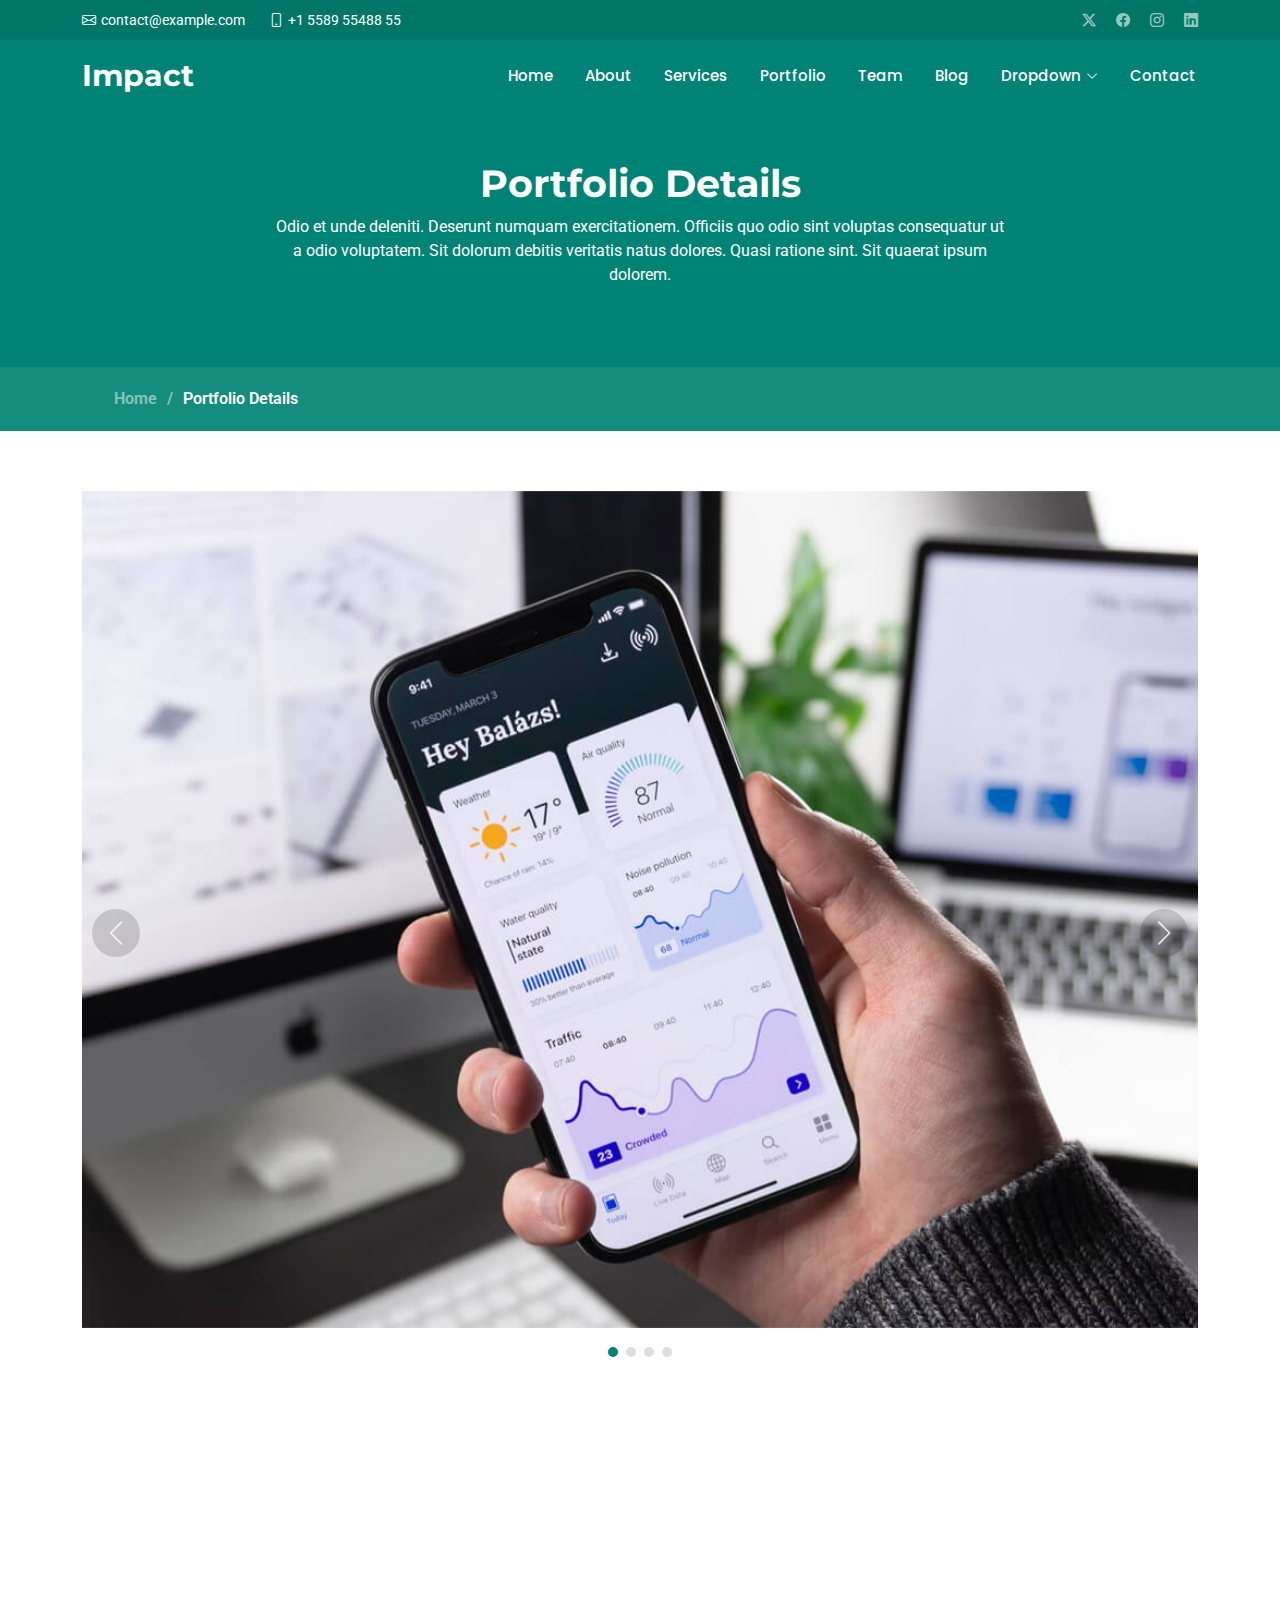
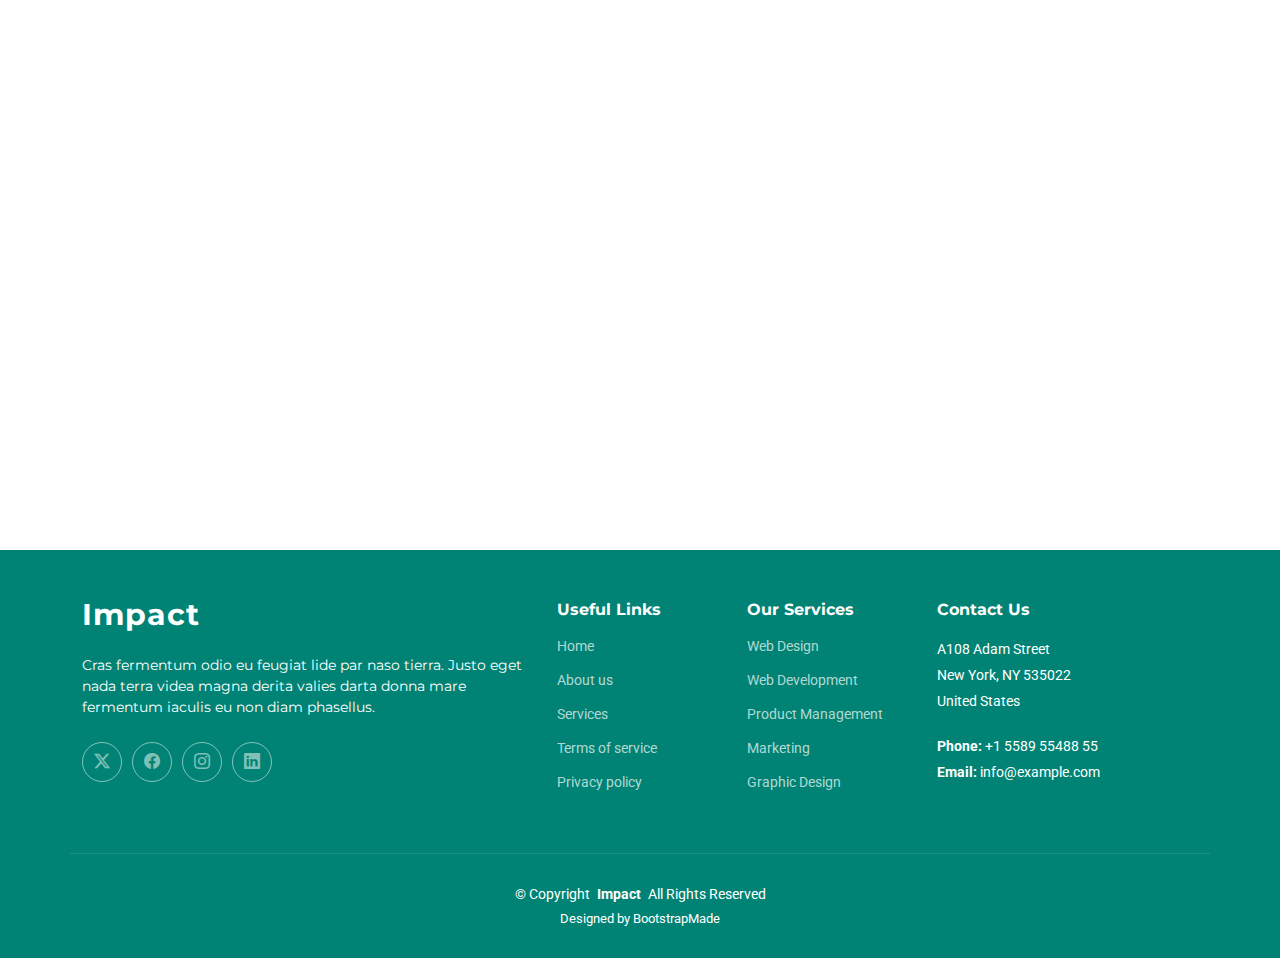
<file: portfolio-details.html>
<!DOCTYPE html>
<html lang="en">

<head>
  <meta charset="utf-8">
  <meta content="width=device-width, initial-scale=1.0" name="viewport">
  <title>Portfolio Details - Impact Bootstrap Template</title>
  <meta name="description" content="">
  <meta name="keywords" content="">

  <!-- Favicons -->
  <link href="assets/img/favicon.png" rel="icon">
  <link href="assets/img/apple-touch-icon.png" rel="apple-touch-icon">

  <!-- Fonts -->
  <link href="https://fonts.googleapis.com" rel="preconnect">
  <link href="https://fonts.gstatic.com" rel="preconnect" crossorigin>
  <link href="https://fonts.googleapis.com/css2?family=Roboto:ital,wght@0,100;0,300;0,400;0,500;0,700;0,900;1,100;1,300;1,400;1,500;1,700;1,900&family=Montserrat:ital,wght@0,100;0,200;0,300;0,400;0,500;0,600;0,700;0,800;0,900;1,100;1,200;1,300;1,400;1,500;1,600;1,700;1,800;1,900&family=Poppins:ital,wght@0,100;0,200;0,300;0,400;0,500;0,600;0,700;0,800;0,900;1,100;1,200;1,300;1,400;1,500;1,600;1,700;1,800;1,900&display=swap" rel="stylesheet">

  <!-- Vendor CSS Files -->
  <link href="assets/vendor/bootstrap/css/bootstrap.min.css" rel="stylesheet">
  <link href="assets/vendor/bootstrap-icons/bootstrap-icons.css" rel="stylesheet">
  <link href="assets/vendor/aos/aos.css" rel="stylesheet">
  <link href="assets/vendor/glightbox/css/glightbox.min.css" rel="stylesheet">
  <link href="assets/vendor/swiper/swiper-bundle.min.css" rel="stylesheet">

  <!-- Main CSS File -->
  <link href="assets/css/main.css" rel="stylesheet">

  <!-- =======================================================
  * Template Name: Impact
  * Template URL: https://bootstrapmade.com/impact-bootstrap-business-website-template/
  * Updated: Aug 07 2024 with Bootstrap v5.3.3
  * Author: BootstrapMade.com
  * License: https://bootstrapmade.com/license/
  ======================================================== -->
</head>

<body class="portfolio-details-page">

  <header id="header" class="header fixed-top">

    <div class="topbar d-flex align-items-center">
      <div class="container d-flex justify-content-center justify-content-md-between">
        <div class="contact-info d-flex align-items-center">
          <i class="bi bi-envelope d-flex align-items-center"><a href="mailto:contact@example.com">contact@example.com</a></i>
          <i class="bi bi-phone d-flex align-items-center ms-4"><span>+1 5589 55488 55</span></i>
        </div>
        <div class="social-links d-none d-md-flex align-items-center">
          <a href="#" class="twitter"><i class="bi bi-twitter-x"></i></a>
          <a href="#" class="facebook"><i class="bi bi-facebook"></i></a>
          <a href="#" class="instagram"><i class="bi bi-instagram"></i></a>
          <a href="#" class="linkedin"><i class="bi bi-linkedin"></i></a>
        </div>
      </div>
    </div><!-- End Top Bar -->

    <div class="branding d-flex align-items-cente">

      <div class="container position-relative d-flex align-items-center justify-content-between">
        <a href="index.html" class="logo d-flex align-items-center">
          <!-- Uncomment the line below if you also wish to use an image logo -->
          <!-- <img src="assets/img/logo.png" alt=""> -->
          <h1 class="sitename">Impact</h1>
          <span>.</span>
        </a>

        <nav id="navmenu" class="navmenu">
          <ul>
            <li><a href="#hero">Home<br></a></li>
            <li><a href="#about">About</a></li>
            <li><a href="#services">Services</a></li>
            <li><a href="#portfolio">Portfolio</a></li>
            <li><a href="#team">Team</a></li>
            <li><a href="blog.html">Blog</a></li>
            <li class="dropdown"><a href="#"><span>Dropdown</span> <i class="bi bi-chevron-down toggle-dropdown"></i></a>
              <ul>
                <li><a href="#">Dropdown 1</a></li>
                <li class="dropdown"><a href="#"><span>Deep Dropdown</span> <i class="bi bi-chevron-down toggle-dropdown"></i></a>
                  <ul>
                    <li><a href="#">Deep Dropdown 1</a></li>
                    <li><a href="#">Deep Dropdown 2</a></li>
                    <li><a href="#">Deep Dropdown 3</a></li>
                    <li><a href="#">Deep Dropdown 4</a></li>
                    <li><a href="#">Deep Dropdown 5</a></li>
                  </ul>
                </li>
                <li><a href="#">Dropdown 2</a></li>
                <li><a href="#">Dropdown 3</a></li>
                <li><a href="#">Dropdown 4</a></li>
              </ul>
            </li>
            <li><a href="#contact">Contact</a></li>
          </ul>
          <i class="mobile-nav-toggle d-xl-none bi bi-list"></i>
        </nav>

      </div>

    </div>

  </header>

  <main class="main">

    <!-- Page Title -->
    <div class="page-title">
      <div class="heading">
        <div class="container">
          <div class="row d-flex justify-content-center text-center">
            <div class="col-lg-8">
              <h1>Portfolio Details</h1>
              <p class="mb-0">Odio et unde deleniti. Deserunt numquam exercitationem. Officiis quo odio sint voluptas consequatur ut a odio voluptatem. Sit dolorum debitis veritatis natus dolores. Quasi ratione sint. Sit quaerat ipsum dolorem.</p>
            </div>
          </div>
        </div>
      </div>
      <nav class="breadcrumbs">
        <div class="container">
          <ol>
            <li><a href="index.html">Home</a></li>
            <li class="current">Portfolio Details</li>
          </ol>
        </div>
      </nav>
    </div><!-- End Page Title -->

    <!-- Portfolio Details Section -->
    <section id="portfolio-details" class="portfolio-details section">

      <div class="container" data-aos="fade-up">

        <div class="portfolio-details-slider swiper init-swiper">
          <script type="application/json" class="swiper-config">
            {
              "loop": true,
              "speed": 600,
              "autoplay": {
                "delay": 5000
              },
              "slidesPerView": "auto",
              "navigation": {
                "nextEl": ".swiper-button-next",
                "prevEl": ".swiper-button-prev"
              },
              "pagination": {
                "el": ".swiper-pagination",
                "type": "bullets",
                "clickable": true
              }
            }
          </script>
          <div class="swiper-wrapper align-items-center">

            <div class="swiper-slide">
              <img src="assets/img/portfolio/app-1.jpg" alt="">
            </div>

            <div class="swiper-slide">
              <img src="assets/img/portfolio/product-1.jpg" alt="">
            </div>

            <div class="swiper-slide">
              <img src="assets/img/portfolio/branding-1.jpg" alt="">
            </div>

            <div class="swiper-slide">
              <img src="assets/img/portfolio/books-1.jpg" alt="">
            </div>

          </div>
          <div class="swiper-button-prev"></div>
          <div class="swiper-button-next"></div>
          <div class="swiper-pagination"></div>
        </div>

        <div class="row justify-content-between gy-4 mt-4">

          <div class="col-lg-8" data-aos="fade-up">
            <div class="portfolio-description">
              <h2>This is an example of portfolio details</h2>
              <p>
                Autem ipsum nam porro corporis rerum. Quis eos dolorem eos itaque inventore commodi labore quia quia. Exercitationem repudiandae officiis neque suscipit non officia eaque itaque enim. Voluptatem officia accusantium nesciunt est omnis tempora consectetur dignissimos. Sequi nulla at esse enim cum deserunt eius.
              </p>
              <p>
                Amet consequatur qui dolore veniam voluptatem voluptatem sit. Non aspernatur atque natus ut cum nam et. Praesentium error dolores rerum minus sequi quia veritatis eum. Eos et doloribus doloremque nesciunt molestiae laboriosam.
              </p>

              <div class="testimonial-item">
                <p>
                  <i class="bi bi-quote quote-icon-left"></i>
                  <span>Export tempor illum tamen malis malis eram quae irure esse labore quem cillum quid cillum eram malis quorum velit fore eram velit sunt aliqua noster fugiat irure amet legam anim culpa.</span>
                  <i class="bi bi-quote quote-icon-right"></i>
                </p>
                <div>
                  <img src="assets/img/testimonials/testimonials-2.jpg" class="testimonial-img" alt="">
                  <h3>Sara Wilsson</h3>
                  <h4>Designer</h4>
                </div>
              </div>

              <p>
                Impedit ipsum quae et aliquid doloribus et voluptatem quasi. Perspiciatis occaecati earum et magnam animi. Quibusdam non qui ea vitae suscipit vitae sunt. Repudiandae incidunt cumque minus deserunt assumenda tempore. Delectus voluptas necessitatibus est.
              </p>

              <p>
                Sunt voluptatum sapiente facilis quo odio aut ipsum repellat debitis. Molestiae et autem libero. Explicabo et quod necessitatibus similique quis dolor eum. Numquam eaque praesentium rem et qui nesciunt.
              </p>

            </div>
          </div>

          <div class="col-lg-3" data-aos="fade-up" data-aos-delay="100">
            <div class="portfolio-info">
              <h3>Project information</h3>
              <ul>
                <li><strong>Category</strong> Web design</li>
                <li><strong>Client</strong> ASU Company</li>
                <li><strong>Project date</strong> 01 March, 2020</li>
                <li><strong>Project URL</strong> <a href="#">www.example.com</a></li>
                <li><a href="#" class="btn-visit align-self-start">Visit Website</a></li>
              </ul>
            </div>
          </div>

        </div>

      </div>

    </section><!-- /Portfolio Details Section -->

  </main>

  <footer id="footer" class="footer accent-background">

    <div class="container footer-top">
      <div class="row gy-4">
        <div class="col-lg-5 col-md-12 footer-about">
          <a href="index.html" class="logo d-flex align-items-center">
            <span class="sitename">Impact</span>
          </a>
          <p>Cras fermentum odio eu feugiat lide par naso tierra. Justo eget nada terra videa magna derita valies darta donna mare fermentum iaculis eu non diam phasellus.</p>
          <div class="social-links d-flex mt-4">
            <a href=""><i class="bi bi-twitter-x"></i></a>
            <a href=""><i class="bi bi-facebook"></i></a>
            <a href=""><i class="bi bi-instagram"></i></a>
            <a href=""><i class="bi bi-linkedin"></i></a>
          </div>
        </div>

        <div class="col-lg-2 col-6 footer-links">
          <h4>Useful Links</h4>
          <ul>
            <li><a href="#">Home</a></li>
            <li><a href="#">About us</a></li>
            <li><a href="#">Services</a></li>
            <li><a href="#">Terms of service</a></li>
            <li><a href="#">Privacy policy</a></li>
          </ul>
        </div>

        <div class="col-lg-2 col-6 footer-links">
          <h4>Our Services</h4>
          <ul>
            <li><a href="#">Web Design</a></li>
            <li><a href="#">Web Development</a></li>
            <li><a href="#">Product Management</a></li>
            <li><a href="#">Marketing</a></li>
            <li><a href="#">Graphic Design</a></li>
          </ul>
        </div>

        <div class="col-lg-3 col-md-12 footer-contact text-center text-md-start">
          <h4>Contact Us</h4>
          <p>A108 Adam Street</p>
          <p>New York, NY 535022</p>
          <p>United States</p>
          <p class="mt-4"><strong>Phone:</strong> <span>+1 5589 55488 55</span></p>
          <p><strong>Email:</strong> <span>info@example.com</span></p>
        </div>

      </div>
    </div>

    <div class="container copyright text-center mt-4">
      <p>© <span>Copyright</span> <strong class="px-1 sitename">Impact</strong> <span>All Rights Reserved</span></p>
      <div class="credits">
        <!-- All the links in the footer should remain intact. -->
        <!-- You can delete the links only if you've purchased the pro version. -->
        <!-- Licensing information: https://bootstrapmade.com/license/ -->
        <!-- Purchase the pro version with working PHP/AJAX contact form: [buy-url] -->
        Designed by <a href="https://bootstrapmade.com/">BootstrapMade</a>
      </div>
    </div>

  </footer>

  <!-- Scroll Top -->
  <a href="#" id="scroll-top" class="scroll-top d-flex align-items-center justify-content-center"><i class="bi bi-arrow-up-short"></i></a>

  <!-- Preloader -->
  <div id="preloader"></div>

  <!-- Vendor JS Files -->
  <script src="assets/vendor/bootstrap/js/bootstrap.bundle.min.js"></script>
  <script src="assets/vendor/php-email-form/validate.js"></script>
  <script src="assets/vendor/aos/aos.js"></script>
  <script src="assets/vendor/glightbox/js/glightbox.min.js"></script>
  <script src="assets/vendor/swiper/swiper-bundle.min.js"></script>
  <script src="assets/vendor/purecounter/purecounter_vanilla.js"></script>
  <script src="assets/vendor/imagesloaded/imagesloaded.pkgd.min.js"></script>
  <script src="assets/vendor/isotope-layout/isotope.pkgd.min.js"></script>

  <!-- Main JS File -->
  <script src="assets/js/main.js"></script>

</body>

</html>
</file>
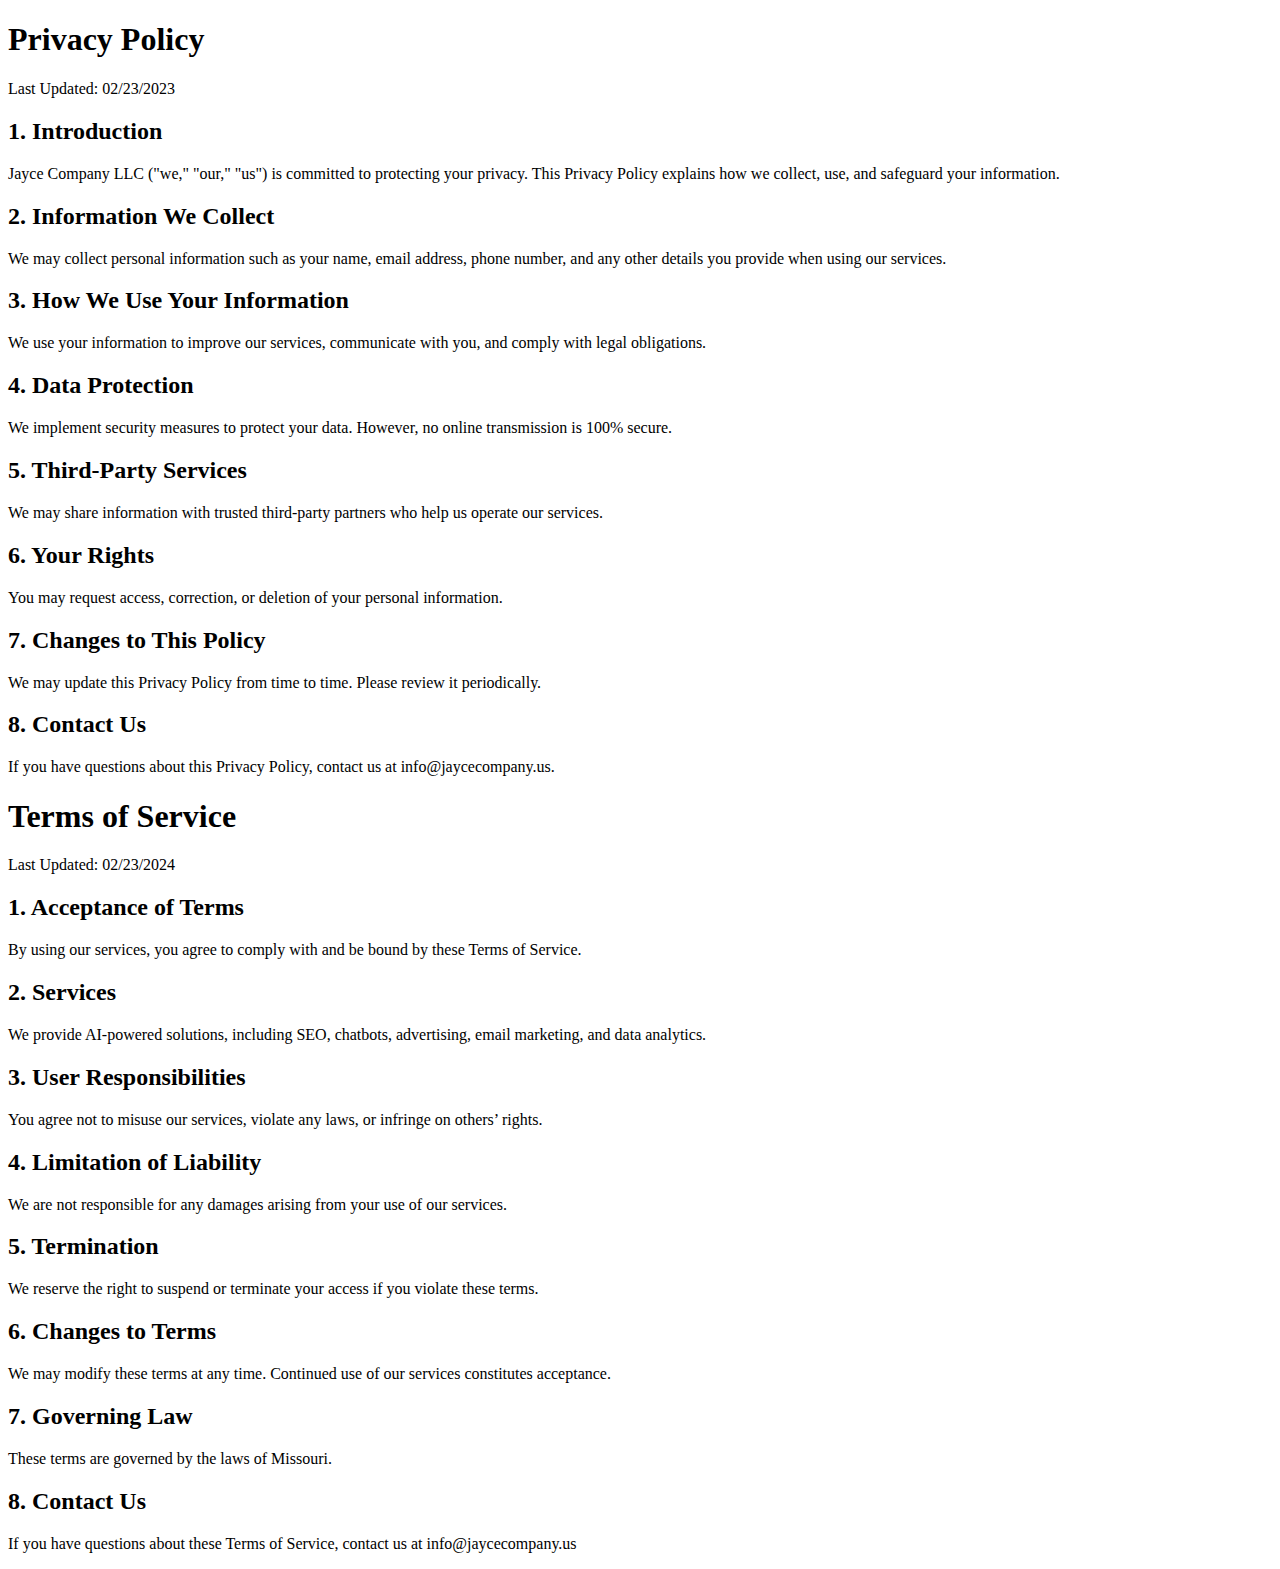
<file: privacy.html>
<!-- privacy.html -->
<!DOCTYPE html>
<html lang="en">
<head>
    <meta charset="UTF-8">
    <meta name="viewport" content="width=device-width, initial-scale=1.0">
    <title>Privacy Policy - Jayce Company LLC</title>
</head>
<body>
    <h1>Privacy Policy</h1>
    <p>Last Updated: 02/23/2023</p>
    
    <h2>1. Introduction</h2>
    <p>Jayce Company LLC ("we," "our," "us") is committed to protecting your privacy. This Privacy Policy explains how we collect, use, and safeguard your information.</p>
    
    <h2>2. Information We Collect</h2>
    <p>We may collect personal information such as your name, email address, phone number, and any other details you provide when using our services.</p>
    
    <h2>3. How We Use Your Information</h2>
    <p>We use your information to improve our services, communicate with you, and comply with legal obligations.</p>
    
    <h2>4. Data Protection</h2>
    <p>We implement security measures to protect your data. However, no online transmission is 100% secure.</p>
    
    <h2>5. Third-Party Services</h2>
    <p>We may share information with trusted third-party partners who help us operate our services.</p>
    
    <h2>6. Your Rights</h2>
    <p>You may request access, correction, or deletion of your personal information.</p>
    
    <h2>7. Changes to This Policy</h2>
    <p>We may update this Privacy Policy from time to time. Please review it periodically.</p>
    
    <h2>8. Contact Us</h2>
    <p>If you have questions about this Privacy Policy, contact us at info@jaycecompany.us.</p>
</body>
</html>

<!-- terms.html -->
<!DOCTYPE html>
<html lang="en">
<head>
    <meta charset="UTF-8">
    <meta name="viewport" content="width=device-width, initial-scale=1.0">
    <title>Terms of Service - Jayce Company LLC</title>
</head>
<body>
    <h1>Terms of Service</h1>
    <p>Last Updated: 02/23/2024</p>
    
    <h2>1. Acceptance of Terms</h2>
    <p>By using our services, you agree to comply with and be bound by these Terms of Service.</p>
    
    <h2>2. Services</h2>
    <p>We provide AI-powered solutions, including SEO, chatbots, advertising, email marketing, and data analytics.</p>
    
    <h2>3. User Responsibilities</h2>
    <p>You agree not to misuse our services, violate any laws, or infringe on others’ rights.</p>
    
    <h2>4. Limitation of Liability</h2>
    <p>We are not responsible for any damages arising from your use of our services.</p>
    
    <h2>5. Termination</h2>
    <p>We reserve the right to suspend or terminate your access if you violate these terms.</p>
    
    <h2>6. Changes to Terms</h2>
    <p>We may modify these terms at any time. Continued use of our services constitutes acceptance.</p>
    
    <h2>7. Governing Law</h2>
    <p>These terms are governed by the laws of Missouri.</p>
    
    <h2>8. Contact Us</h2>
    <p>If you have questions about these Terms of Service, contact us at info@jaycecompany.us</p>
</body>
</html>
</file>
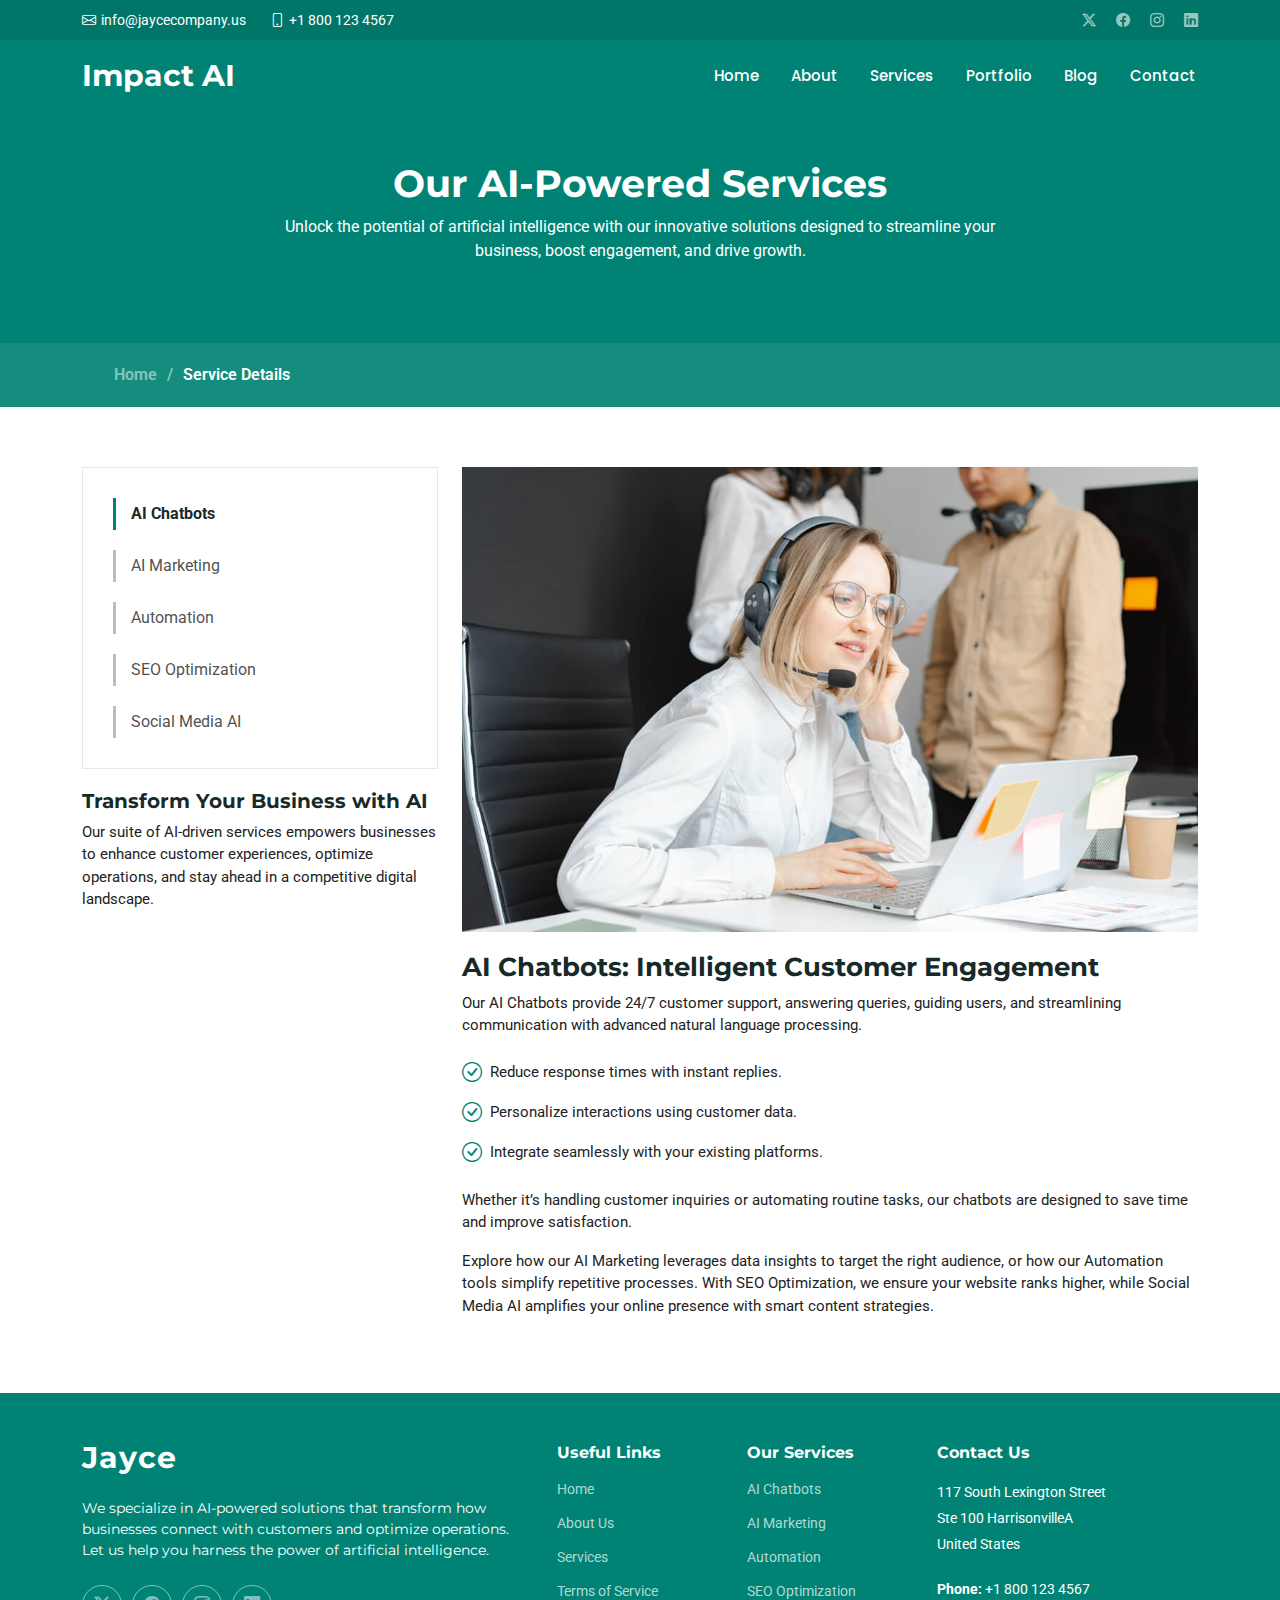
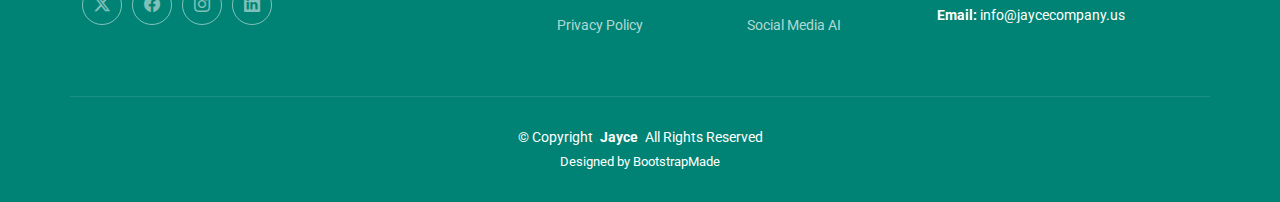
<file: service-details.html>
<!DOCTYPE html>
<html lang="en">

<head>
  <meta charset="utf-8">
  <meta content="width=device-width, initial-scale=1.0" name="viewport">
  <title>Service Details - Impact AI Solutions</title>
  <meta name="description" content="Discover our cutting-edge AI-powered services including chatbots, marketing, automation, SEO optimization, and social media solutions.">
  <meta name="keywords" content="AI Chatbots, AI Marketing, Automation, SEO Optimization, Social Media AI">

  <!-- Favicons -->
  <link href="assets/img/favicon.png" rel="icon">
  <link href="assets/img/apple-touch-icon.png" rel="apple-touch-icon">

  <!-- Fonts -->
  <link href="https://fonts.googleapis.com" rel="preconnect">
  <link href="https://fonts.gstatic.com" rel="preconnect" crossorigin>
  <link href="https://fonts.googleapis.com/css2?family=Roboto:ital,wght@0,100;0,300;0,400;0,500;0,700;0,900;1,100;1,300;1,400;1,500;1,700;1,900&family=Montserrat:ital,wght@0,100;0,200;0,300;0,400;0,500;0,600;0,700;0,800;0,900;1,100;1,200;1,300;1,400;1,500;1,600;1,700;1,800;1,900&family=Poppins:ital,wght@0,100;0,200;0,300;0,400;0,500;0,600;0,700;0,800;0,900;1,100;1,200;1,300;1,400;1,500;1,600;1,700;1,800;1,900&display=swap" rel="stylesheet">

  <!-- Vendor CSS Files -->
  <link href="assets/vendor/bootstrap/css/bootstrap.min.css" rel="stylesheet">
  <link href="assets/vendor/bootstrap-icons/bootstrap-icons.css" rel="stylesheet">
  <link href="assets/vendor/aos/aos.css" rel="stylesheet">
  <link href="assets/vendor/glightbox/css/glightbox.min.css" rel="stylesheet">
  <link href="assets/vendor/swiper/swiper-bundle.min.css" rel="stylesheet">

  <!-- Main CSS File -->
  <link href="assets/css/main.css" rel="stylesheet">

  <!-- =======================================================
  * Template Name: Impact
  * Template URL: https://bootstrapmade.com/impact-bootstrap-business-website-template/
  * Updated: Aug 07 2024 with Bootstrap v5.3.3
  * Author: BootstrapMade.com
  * License: https://bootstrapmade.com/license/
  ======================================================== -->
</head>

<body class="service-details-page">

  <header id="header" class="header fixed-top">

    <div class="topbar d-flex align-items-center">
      <div class="container d-flex justify-content-center justify-content-md-between">
        <div class="contact-info d-flex align-items-center">
          <i class="bi bi-envelope d-flex align-items-center"><a href="mailto:info@impactai.com">info@jaycecompany.us</a></i>
          <i class="bi bi-phone d-flex align-items-center ms-4"><span>+1 800 123 4567</span></i>
        </div>
        <div class="social-links d-none d-md-flex align-items-center">
          <a href="#" class="twitter"><i class="bi bi-twitter-x"></i></a>
          <a href="#" class="facebook"><i class="bi bi-facebook"></i></a>
          <a href="#" class="instagram"><i class="bi bi-instagram"></i></a>
          <a href="#" class="linkedin"><i class="bi bi-linkedin"></i></a>
        </div>
      </div>
    </div><!-- End Top Bar -->

    <div class="branding d-flex align-items-center">
      <div class="container position-relative d-flex align-items-center justify-content-between">
        <a href="index.html" class="logo d-flex align-items-center">
          <h1 class="sitename">Impact AI</h1>
          <span>.</span>
        </a>

        <nav id="navmenu" class="navmenu">
          <ul>
            <li><a href="./index.html#hero">Home</a></li>
            <li><a href="./index.html#about">About</a></li>
            <li><a href="./index.html#services">Services</a></li>
            <li><a href="./index.html#portfolio">Portfolio</a></li>
            <li><a href="./index.htmlblog.html">Blog</a></li>
            <li><a href="./index.html#contact">Contact</a></li>
          </ul>
          <i class="mobile-nav-toggle d-xl-none bi bi-list"></i>
        </nav>
      </div>
    </div>

  </header>

  <main class="main">

    <!-- Page Title -->
    <div class="page-title">
      <div class="heading">
        <div class="container">
          <div class="row d-flex justify-content-center text-center">
            <div class="col-lg-8">
              <h1>Our AI-Powered Services</h1>
              <p class="mb-0">Unlock the potential of artificial intelligence with our innovative solutions designed to streamline your business, boost engagement, and drive growth.</p>
            </div>
          </div>
        </div>
      </div>
      <nav class="breadcrumbs">
        <div class="container">
          <ol>
            <li><a href="index.html">Home</a></li>
            <li class="current">Service Details</li>
          </ol>
        </div>
      </nav>
    </div><!-- End Page Title -->

    <!-- Service Details Section -->
    <section id="service-details" class="service-details section">

      <div class="container">

        <div class="row gy-4">

          <div class="col-lg-4" data-aos="fade-up" data-aos-delay="100">
            <div class="services-list">
              <a href="#" class="active">AI Chatbots</a>
              <a href="#">AI Marketing</a>
              <a href="#">Automation</a>
              <a href="#">SEO Optimization</a>
              <a href="#">Social Media AI</a>
            </div>

            <h4>Transform Your Business with AI</h4>
            <p>Our suite of AI-driven services empowers businesses to enhance customer experiences, optimize operations, and stay ahead in a competitive digital landscape.</p>
          </div>

          <div class="col-lg-8" data-aos="fade-up" data-aos-delay="200">
            <img src="assets/img/services.jpg" alt="AI Chatbot Service" class="img-fluid services-img">
            <h3>AI Chatbots: Intelligent Customer Engagement</h3>
            <p>Our AI Chatbots provide 24/7 customer support, answering queries, guiding users, and streamlining communication with advanced natural language processing.</p>
            <ul>
              <li><i class="bi bi-check-circle"></i> <span>Reduce response times with instant replies.</span></li>
              <li><i class="bi bi-check-circle"></i> <span>Personalize interactions using customer data.</span></li>
              <li><i class="bi bi-check-circle"></i> <span>Integrate seamlessly with your existing platforms.</span></li>
            </ul>
            <p>Whether it’s handling customer inquiries or automating routine tasks, our chatbots are designed to save time and improve satisfaction.</p>
            <p>Explore how our AI Marketing leverages data insights to target the right audience, or how our Automation tools simplify repetitive processes. With SEO Optimization, we ensure your website ranks higher, while Social Media AI amplifies your online presence with smart content strategies.</p>
          </div>

        </div>

      </div>

    </section><!-- /Service Details Section -->

  </main>

  <footer id="footer" class="footer accent-background">

    <div class="container footer-top">
      <div class="row gy-4">
        <div class="col-lg-5 col-md-12 footer-about">
          <a href="index.html" class="logo d-flex align-items-center">
            <span class="sitename">Jayce</span>
          </a>
          <p>We specialize in AI-powered solutions that transform how businesses connect with customers and optimize operations. Let us help you harness the power of artificial intelligence.</p>
          <div class="social-links d-flex mt-4">
            <a href=""><i class="bi bi-twitter-x"></i></a>
            <a href=""><i class="bi bi-facebook"></i></a>
            <a href=""><i class="bi bi-instagram"></i></a>
            <a href=""><i class="bi bi-linkedin"></i></a>
          </div>
        </div>

        <div class="col-lg-2 col-6 footer-links">
          <h4>Useful Links</h4>
          <ul>
            <li><a href="./index.html#hero">Home</a></li>
            <li><a href="./index.html#">About Us</a></li>
            <li><a href="./index.html#services">Services</a></li>
            <li><a href="#">Terms of Service</a></li>
            <li><a href="#">Privacy Policy</a></li>
          </ul>
        </div>

        <div class="col-lg-2 col-6 footer-links">
          <h4>Our Services</h4>
          <ul>
            <li><a href="#">AI Chatbots</a></li>
            <li><a href="#">AI Marketing</a></li>
            <li><a href="#">Automation</a></li>
            <li><a href="#">SEO Optimization</a></li>
            <li><a href="#">Social Media AI</a></li>
          </ul>
        </div>

        <div class="col-lg-3 col-md-12 footer-contact text-center text-md-start">
          <h4>Contact Us</h4>
          <p>117 South Lexington Street</p>
          <p>Ste 100 HarrisonvilleA</p>
          <p>United States</p>
          <p class="mt-4"><strong>Phone:</strong> <span>+1 800 123 4567</span></p>
          <p><strong>Email:</strong> <span>info@jaycecompany.us</span></p>
        </div>

      </div>
    </div>

    <div class="container copyright text-center mt-4">
      <p>© <span>Copyright</span> <strong class="px-1 sitename">Jayce</strong> <span>All Rights Reserved</span></p>
      <div class="credits">
        Designed by <a href="https://bootstrapmade.com/">BootstrapMade</a>
      </div>
    </div>

  </footer>

  <!-- Scroll Top -->
  <a href="#" id="scroll-top" class="scroll-top d-flex align-items-center justify-content-center"><i class="bi bi-arrow-up-short"></i></a>

  <!-- Preloader -->
  <div id="preloader"></div>

  <!-- Vendor JS Files -->
  <script src="assets/vendor/bootstrap/js/bootstrap.bundle.min.js"></script>
  <script src="assets/vendor/php-email-form/validate.js"></script>
  <script src="assets/vendor/aos/aos.js"></script>
  <script src="assets/vendor/glightbox/js/glightbox.min.js"></script>
  <script src="assets/vendor/swiper/swiper-bundle.min.js"></script>
  <script src="assets/vendor/purecounter/purecounter_vanilla.js"></script>
  <script src="assets/vendor/imagesloaded/imagesloaded.pkgd.min.js"></script>
  <script src="assets/vendor/isotope-layout/isotope.pkgd.min.js"></script>

  <!-- Main JS File -->
  <script src="assets/js/main.js"></script>

</body>

</html>
</file>
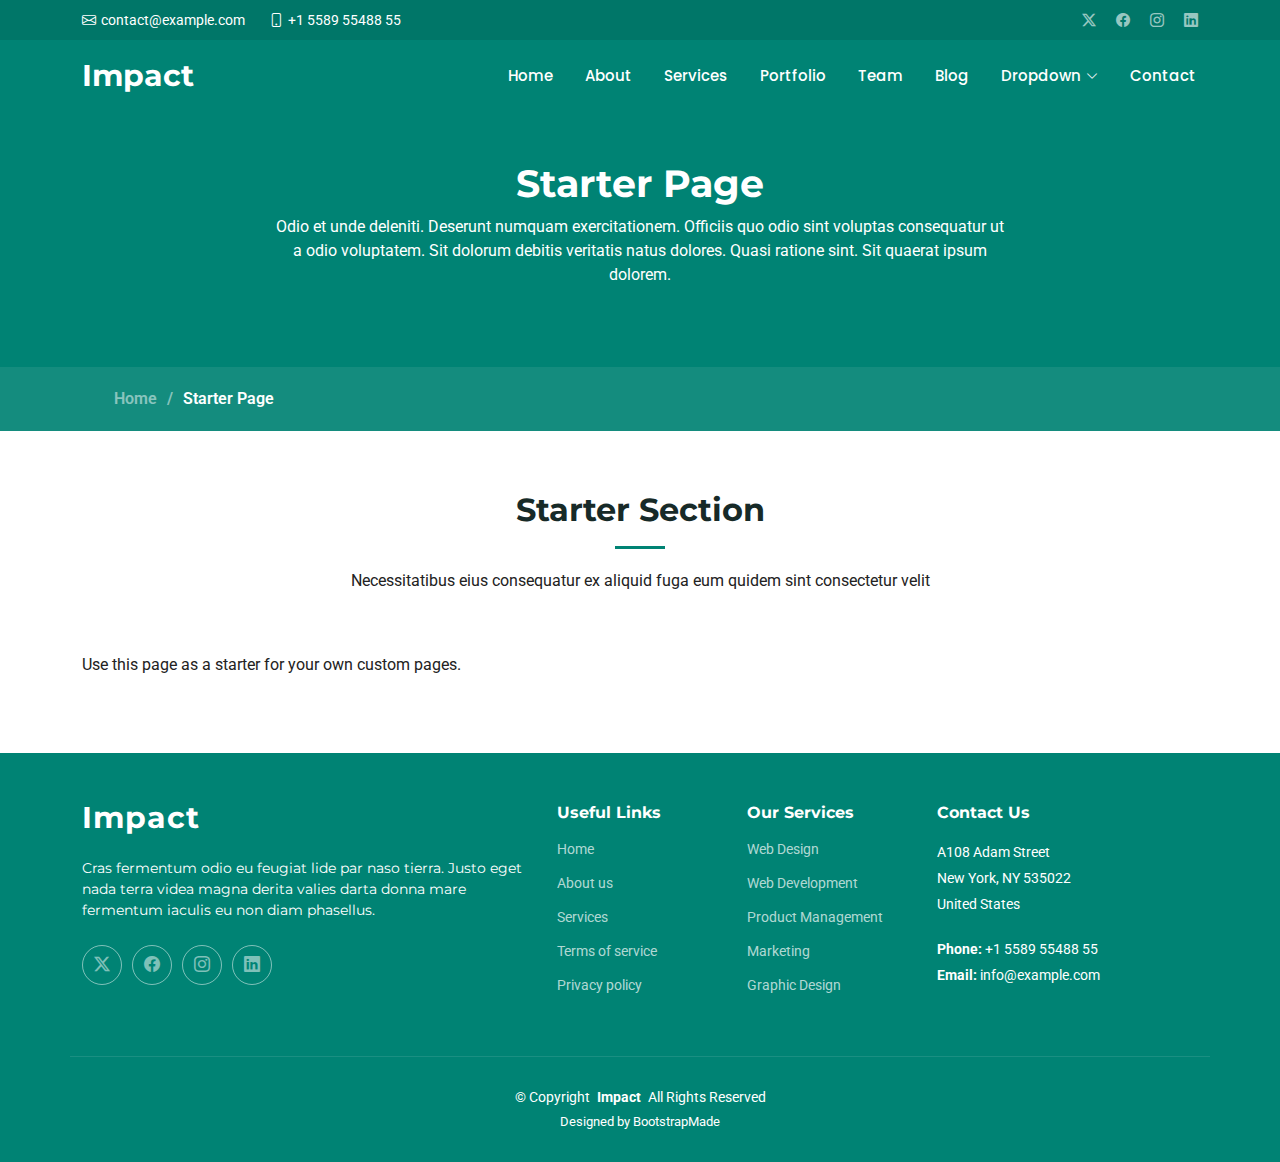
<file: starter-page.html>
<!DOCTYPE html>
<html lang="en">

<head>
  <meta charset="utf-8">
  <meta content="width=device-width, initial-scale=1.0" name="viewport">
  <title>Starter Page - Impact Bootstrap Template</title>
  <meta name="description" content="">
  <meta name="keywords" content="">

  <!-- Favicons -->
  <link href="assets/img/favicon.png" rel="icon">
  <link href="assets/img/apple-touch-icon.png" rel="apple-touch-icon">

  <!-- Fonts -->
  <link href="https://fonts.googleapis.com" rel="preconnect">
  <link href="https://fonts.gstatic.com" rel="preconnect" crossorigin>
  <link href="https://fonts.googleapis.com/css2?family=Roboto:ital,wght@0,100;0,300;0,400;0,500;0,700;0,900;1,100;1,300;1,400;1,500;1,700;1,900&family=Montserrat:ital,wght@0,100;0,200;0,300;0,400;0,500;0,600;0,700;0,800;0,900;1,100;1,200;1,300;1,400;1,500;1,600;1,700;1,800;1,900&family=Poppins:ital,wght@0,100;0,200;0,300;0,400;0,500;0,600;0,700;0,800;0,900;1,100;1,200;1,300;1,400;1,500;1,600;1,700;1,800;1,900&display=swap" rel="stylesheet">

  <!-- Vendor CSS Files -->
  <link href="assets/vendor/bootstrap/css/bootstrap.min.css" rel="stylesheet">
  <link href="assets/vendor/bootstrap-icons/bootstrap-icons.css" rel="stylesheet">
  <link href="assets/vendor/aos/aos.css" rel="stylesheet">
  <link href="assets/vendor/glightbox/css/glightbox.min.css" rel="stylesheet">
  <link href="assets/vendor/swiper/swiper-bundle.min.css" rel="stylesheet">

  <!-- Main CSS File -->
  <link href="assets/css/main.css" rel="stylesheet">

  <!-- =======================================================
  * Template Name: Impact
  * Template URL: https://bootstrapmade.com/impact-bootstrap-business-website-template/
  * Updated: Aug 07 2024 with Bootstrap v5.3.3
  * Author: BootstrapMade.com
  * License: https://bootstrapmade.com/license/
  ======================================================== -->
</head>

<body class="starter-page-page">

  <header id="header" class="header fixed-top">

    <div class="topbar d-flex align-items-center">
      <div class="container d-flex justify-content-center justify-content-md-between">
        <div class="contact-info d-flex align-items-center">
          <i class="bi bi-envelope d-flex align-items-center"><a href="mailto:contact@example.com">contact@example.com</a></i>
          <i class="bi bi-phone d-flex align-items-center ms-4"><span>+1 5589 55488 55</span></i>
        </div>
        <div class="social-links d-none d-md-flex align-items-center">
          <a href="#" class="twitter"><i class="bi bi-twitter-x"></i></a>
          <a href="#" class="facebook"><i class="bi bi-facebook"></i></a>
          <a href="#" class="instagram"><i class="bi bi-instagram"></i></a>
          <a href="#" class="linkedin"><i class="bi bi-linkedin"></i></a>
        </div>
      </div>
    </div><!-- End Top Bar -->

    <div class="branding d-flex align-items-cente">

      <div class="container position-relative d-flex align-items-center justify-content-between">
        <a href="index.html" class="logo d-flex align-items-center">
          <!-- Uncomment the line below if you also wish to use an image logo -->
          <!-- <img src="assets/img/logo.png" alt=""> -->
          <h1 class="sitename">Impact</h1>
          <span>.</span>
        </a>

        <nav id="navmenu" class="navmenu">
          <ul>
            <li><a href="#hero">Home<br></a></li>
            <li><a href="#about">About</a></li>
            <li><a href="#services">Services</a></li>
            <li><a href="#portfolio">Portfolio</a></li>
            <li><a href="#team">Team</a></li>
            <li><a href="blog.html">Blog</a></li>
            <li class="dropdown"><a href="#"><span>Dropdown</span> <i class="bi bi-chevron-down toggle-dropdown"></i></a>
              <ul>
                <li><a href="#">Dropdown 1</a></li>
                <li class="dropdown"><a href="#"><span>Deep Dropdown</span> <i class="bi bi-chevron-down toggle-dropdown"></i></a>
                  <ul>
                    <li><a href="#">Deep Dropdown 1</a></li>
                    <li><a href="#">Deep Dropdown 2</a></li>
                    <li><a href="#">Deep Dropdown 3</a></li>
                    <li><a href="#">Deep Dropdown 4</a></li>
                    <li><a href="#">Deep Dropdown 5</a></li>
                  </ul>
                </li>
                <li><a href="#">Dropdown 2</a></li>
                <li><a href="#">Dropdown 3</a></li>
                <li><a href="#">Dropdown 4</a></li>
              </ul>
            </li>
            <li><a href="#contact">Contact</a></li>
          </ul>
          <i class="mobile-nav-toggle d-xl-none bi bi-list"></i>
        </nav>

      </div>

    </div>

  </header>

  <main class="main">

    <!-- Page Title -->
    <div class="page-title">
      <div class="heading">
        <div class="container">
          <div class="row d-flex justify-content-center text-center">
            <div class="col-lg-8">
              <h1>Starter Page</h1>
              <p class="mb-0">Odio et unde deleniti. Deserunt numquam exercitationem. Officiis quo odio sint voluptas consequatur ut a odio voluptatem. Sit dolorum debitis veritatis natus dolores. Quasi ratione sint. Sit quaerat ipsum dolorem.</p>
            </div>
          </div>
        </div>
      </div>
      <nav class="breadcrumbs">
        <div class="container">
          <ol>
            <li><a href="index.html">Home</a></li>
            <li class="current">Starter Page</li>
          </ol>
        </div>
      </nav>
    </div><!-- End Page Title -->

    <!-- Starter Section Section -->
    <section id="starter-section" class="starter-section section">

      <!-- Section Title -->
      <div class="container section-title" data-aos="fade-up">
        <h2>Starter Section</h2>
        <p>Necessitatibus eius consequatur ex aliquid fuga eum quidem sint consectetur velit</p>
      </div><!-- End Section Title -->

      <div class="container" data-aos="fade-up">
        <p>Use this page as a starter for your own custom pages.</p>
      </div>

    </section><!-- /Starter Section Section -->

  </main>

  <footer id="footer" class="footer accent-background">

    <div class="container footer-top">
      <div class="row gy-4">
        <div class="col-lg-5 col-md-12 footer-about">
          <a href="index.html" class="logo d-flex align-items-center">
            <span class="sitename">Impact</span>
          </a>
          <p>Cras fermentum odio eu feugiat lide par naso tierra. Justo eget nada terra videa magna derita valies darta donna mare fermentum iaculis eu non diam phasellus.</p>
          <div class="social-links d-flex mt-4">
            <a href=""><i class="bi bi-twitter-x"></i></a>
            <a href=""><i class="bi bi-facebook"></i></a>
            <a href=""><i class="bi bi-instagram"></i></a>
            <a href=""><i class="bi bi-linkedin"></i></a>
          </div>
        </div>

        <div class="col-lg-2 col-6 footer-links">
          <h4>Useful Links</h4>
          <ul>
            <li><a href="#">Home</a></li>
            <li><a href="#">About us</a></li>
            <li><a href="#">Services</a></li>
            <li><a href="#">Terms of service</a></li>
            <li><a href="#">Privacy policy</a></li>
          </ul>
        </div>

        <div class="col-lg-2 col-6 footer-links">
          <h4>Our Services</h4>
          <ul>
            <li><a href="#">Web Design</a></li>
            <li><a href="#">Web Development</a></li>
            <li><a href="#">Product Management</a></li>
            <li><a href="#">Marketing</a></li>
            <li><a href="#">Graphic Design</a></li>
          </ul>
        </div>

        <div class="col-lg-3 col-md-12 footer-contact text-center text-md-start">
          <h4>Contact Us</h4>
          <p>A108 Adam Street</p>
          <p>New York, NY 535022</p>
          <p>United States</p>
          <p class="mt-4"><strong>Phone:</strong> <span>+1 5589 55488 55</span></p>
          <p><strong>Email:</strong> <span>info@example.com</span></p>
        </div>

      </div>
    </div>

    <div class="container copyright text-center mt-4">
      <p>© <span>Copyright</span> <strong class="px-1 sitename">Impact</strong> <span>All Rights Reserved</span></p>
      <div class="credits">
        <!-- All the links in the footer should remain intact. -->
        <!-- You can delete the links only if you've purchased the pro version. -->
        <!-- Licensing information: https://bootstrapmade.com/license/ -->
        <!-- Purchase the pro version with working PHP/AJAX contact form: [buy-url] -->
        Designed by <a href="https://bootstrapmade.com/">BootstrapMade</a>
      </div>
    </div>

  </footer>

  <!-- Scroll Top -->
  <a href="#" id="scroll-top" class="scroll-top d-flex align-items-center justify-content-center"><i class="bi bi-arrow-up-short"></i></a>

  <!-- Preloader -->
  <div id="preloader"></div>

  <!-- Vendor JS Files -->
  <script src="assets/vendor/bootstrap/js/bootstrap.bundle.min.js"></script>
  <script src="assets/vendor/php-email-form/validate.js"></script>
  <script src="assets/vendor/aos/aos.js"></script>
  <script src="assets/vendor/glightbox/js/glightbox.min.js"></script>
  <script src="assets/vendor/swiper/swiper-bundle.min.js"></script>
  <script src="assets/vendor/purecounter/purecounter_vanilla.js"></script>
  <script src="assets/vendor/imagesloaded/imagesloaded.pkgd.min.js"></script>
  <script src="assets/vendor/isotope-layout/isotope.pkgd.min.js"></script>

  <!-- Main JS File -->
  <script src="assets/js/main.js"></script>

</body>

</html>
</file>
<file: assets/css/main.css>
/**
* Template Name: Impact
* Template URL: https://bootstrapmade.com/impact-bootstrap-business-website-template/
* Updated: Aug 07 2024 with Bootstrap v5.3.3
* Author: BootstrapMade.com
* License: https://bootstrapmade.com/license/
*/

/*--------------------------------------------------------------
# Font & Color Variables
# Help: https://bootstrapmade.com/color-system/
--------------------------------------------------------------*/
/* Fonts */
:root {
  --default-font: "Roboto",  system-ui, -apple-system, "Segoe UI", Roboto, "Helvetica Neue", Arial, "Noto Sans", "Liberation Sans", sans-serif, "Apple Color Emoji", "Segoe UI Emoji", "Segoe UI Symbol", "Noto Color Emoji";
  --heading-font: "Montserrat",  sans-serif;
  --nav-font: "Poppins",  sans-serif;
}

/* Global Colors - The following color variables are used throughout the website. Updating them here will change the color scheme of the entire website */
:root { 
  --background-color: #ffffff; /* Background color for the entire website, including individual sections */
  --default-color: #222222; /* Default color used for the majority of the text content across the entire website */
  --heading-color: #172a28; /* Color for headings, subheadings and title throughout the website */
  --accent-color: #008374; /* Accent color that represents your brand on the website. It's used for buttons, links, and other elements that need to stand out */
  --surface-color: #ffffff; /* The surface color is used as a background of boxed elements within sections, such as cards, icon boxes, or other elements that require a visual separation from the global background. */
  --contrast-color: #ffffff; /* Contrast color for text, ensuring readability against backgrounds of accent, heading, or default colors. */
}

/* Nav Menu Colors - The following color variables are used specifically for the navigation menu. They are separate from the global colors to allow for more customization options */
:root {
  --nav-color: #ffffff;  /* The default color of the main navmenu links */
  --nav-hover-color: #008374; /* Applied to main navmenu links when they are hovered over or active */
  --nav-mobile-background-color: #ffffff; /* Used as the background color for mobile navigation menu */
  --nav-dropdown-background-color: #ffffff; /* Used as the background color for dropdown items that appear when hovering over primary navigation items */
  --nav-dropdown-color: #01433c; /* Used for navigation links of the dropdown items in the navigation menu. */
  --nav-dropdown-hover-color: #008374; /* Similar to --nav-hover-color, this color is applied to dropdown navigation links when they are hovered over. */
}

/* Color Presets - These classes override global colors when applied to any section or element, providing reuse of the sam color scheme. */

.light-background {
  --background-color: #f2f9f9;
  --surface-color: #ffffff;
}

.dark-background {
  --background-color: #060606;
  --default-color: #ffffff;
  --heading-color: #ffffff;
  --surface-color: #252525;
  --contrast-color: #ffffff;
}

.accent-background {
  --background-color: #008374;
  --default-color: #ffffff;
  --heading-color: #ffffff;
  --accent-color: #ffffff;
  --surface-color: #00b6a1;
  --contrast-color: #ffffff;
}

/* Smooth scroll */
:root {
  scroll-behavior: smooth;
}

/*--------------------------------------------------------------
# General Styling & Shared Classes
--------------------------------------------------------------*/
body {
  color: var(--default-color);
  background-color: var(--background-color);
  font-family: var(--default-font);
}

a {
  color: var(--accent-color);
  text-decoration: none;
  transition: 0.3s;
}

a:hover {
  color: color-mix(in srgb, var(--accent-color), transparent 25%);
  text-decoration: none;
}

h1,
h2,
h3,
h4,
h5,
h6 {
  color: var(--heading-color);
  font-family: var(--heading-font);
}

/* Pulsating Play Button
------------------------------*/
.pulsating-play-btn {
  width: 94px;
  height: 94px;
  background: radial-gradient(var(--accent-color) 50%, color-mix(in srgb, var(--accent-color), transparent 75%) 52%);
  border-radius: 50%;
  display: block;
  position: relative;
  overflow: hidden;
}

.pulsating-play-btn:before {
  content: "";
  position: absolute;
  width: 120px;
  height: 120px;
  animation-delay: 0s;
  animation: pulsate-play-btn 2s;
  animation-direction: forwards;
  animation-iteration-count: infinite;
  animation-timing-function: steps;
  opacity: 1;
  border-radius: 50%;
  border: 5px solid color-mix(in srgb, var(--accent-color), transparent 30%);
  top: -15%;
  left: -15%;
  background: rgba(198, 16, 0, 0);
}

.pulsating-play-btn:after {
  content: "";
  position: absolute;
  left: 50%;
  top: 50%;
  transform: translateX(-40%) translateY(-50%);
  width: 0;
  height: 0;
  border-top: 10px solid transparent;
  border-bottom: 10px solid transparent;
  border-left: 15px solid #fff;
  z-index: 100;
  transition: all 400ms cubic-bezier(0.55, 0.055, 0.675, 0.19);
}

.pulsating-play-btn:hover:before {
  content: "";
  position: absolute;
  left: 50%;
  top: 50%;
  transform: translateX(-40%) translateY(-50%);
  width: 0;
  height: 0;
  border: none;
  border-top: 10px solid transparent;
  border-bottom: 10px solid transparent;
  border-left: 15px solid #fff;
  z-index: 200;
  animation: none;
  border-radius: 0;
}

.pulsating-play-btn:hover:after {
  border-left: 15px solid var(--accent-color);
  transform: scale(20);
}

@keyframes pulsate-play-btn {
  0% {
    transform: scale(0.6, 0.6);
    opacity: 1;
  }

  100% {
    transform: scale(1, 1);
    opacity: 0;
  }
}

/* PHP Email Form Messages
------------------------------*/
.php-email-form .error-message {
  display: none;
  background: #df1529;
  color: #ffffff;
  text-align: left;
  padding: 15px;
  margin-bottom: 24px;
  font-weight: 600;
}

.php-email-form .sent-message {
  display: none;
  color: #ffffff;
  background: #059652;
  text-align: center;
  padding: 15px;
  margin-bottom: 24px;
  font-weight: 600;
}

.php-email-form .loading {
  display: none;
  background: var(--surface-color);
  text-align: center;
  padding: 15px;
  margin-bottom: 24px;
}

.php-email-form .loading:before {
  content: "";
  display: inline-block;
  border-radius: 50%;
  width: 24px;
  height: 24px;
  margin: 0 10px -6px 0;
  border: 3px solid var(--accent-color);
  border-top-color: var(--surface-color);
  animation: php-email-form-loading 1s linear infinite;
}

@keyframes php-email-form-loading {
  0% {
    transform: rotate(0deg);
  }

  100% {
    transform: rotate(360deg);
  }
}

/*--------------------------------------------------------------
# Global Header
--------------------------------------------------------------*/
.header {
  --background-color: #008374;
  --heading-color: #ffffff;
  color: var(--default-color);
  transition: all 0.5s;
  z-index: 997;
  background-color: var(--background-color);
}

.header .topbar {
  background-color: color-mix(in srgb, var(--accent-color) 90%, black 10%);
  height: 40px;
  padding: 0;
  font-size: 14px;
  transition: all 0.5s;
}

.header .topbar .contact-info i {
  font-style: normal;
  color: var(--contrast-color);
}

.header .topbar .contact-info i a,
.header .topbar .contact-info i span {
  padding-left: 5px;
  color: var(--contrast-color);
}

@media (max-width: 575px) {

  .header .topbar .contact-info i a,
  .header .topbar .contact-info i span {
    font-size: 13px;
  }
}

.header .topbar .contact-info i a {
  line-height: 0;
  transition: 0.3s;
}

.header .topbar .contact-info i a:hover {
  color: var(--contrast-color);
  text-decoration: underline;
}

.header .topbar .social-links a {
  color: color-mix(in srgb, var(--contrast-color), transparent 40%);
  line-height: 0;
  transition: 0.3s;
  margin-left: 20px;
}

.header .topbar .social-links a:hover {
  color: var(--contrast-color);
}

.header .branding {
  min-height: 60px;
  padding: 10px 0;
}

.header .logo {
  line-height: 1;
}

.header .logo img {
  max-height: 36px;
  margin-right: 8px;
}

.header .logo h1 {
  font-size: 30px;
  margin: 0;
  font-weight: 700;
  color: var(--heading-color);
}

.header .logo span {
  font-size: 32px;
  margin-left: 2px;
  color: var(--nav-hover-color);
}

.scrolled .header {
  box-shadow: 0px 0 18px rgba(0, 0, 0, 0.1);
}

/*--------------------------------------------------------------
# Navigation Menu
--------------------------------------------------------------*/
/* Desktop Navigation */
@media (min-width: 1200px) {
  .navmenu {
    padding: 0;
  }

  .navmenu ul {
    margin: 0;
    padding: 0;
    display: flex;
    list-style: none;
    align-items: center;
  }

  .navmenu li {
    position: relative;
  }

  .navmenu>ul>li {
    white-space: nowrap;
    padding: 15px 14px;
  }

  .navmenu>ul>li:last-child {
    padding-right: 0;
  }

  .navmenu a,
  .navmenu a:focus {
    color: var(--nav-color);
    font-size: 15px;
    padding: 0 2px;
    font-family: var(--nav-font);
    font-weight: 500;
    display: flex;
    align-items: center;
    justify-content: space-between;
    white-space: nowrap;
    transition: 0.3s;
    position: relative;
  }

  .navmenu a i,
  .navmenu a:focus i {
    font-size: 12px;
    line-height: 0;
    margin-left: 5px;
    transition: 0.3s;
  }

  .navmenu>ul>li>a:before {
    content: "";
    position: absolute;
    height: 2px;
    bottom: -6px;
    left: 0;
    background-color: var(--nav-hover-color);
    visibility: hidden;
    width: 0px;
    transition: all 0.3s ease-in-out 0s;
  }

  .navmenu a:hover:before,
  .navmenu li:hover>a:before,
  .navmenu .active:before {
    visibility: visible;
    width: 100%;
  }

  .navmenu li:hover>a,
  .navmenu .active,
  .navmenu .active:focus {
    color: var(--nav-color);
  }

  .navmenu .dropdown ul {
    margin: 0;
    padding: 10px 0;
    background: var(--nav-dropdown-background-color);
    display: block;
    position: absolute;
    visibility: hidden;
    left: 14px;
    top: 130%;
    opacity: 0;
    transition: 0.3s;
    border-radius: 4px;
    z-index: 99;
    box-shadow: 0px 0px 30px rgba(0, 0, 0, 0.1);
  }

  .navmenu .dropdown ul li {
    min-width: 200px;
  }

  .navmenu .dropdown ul a {
    padding: 10px 20px;
    font-size: 15px;
    text-transform: none;
    color: var(--nav-dropdown-color);
  }

  .navmenu .dropdown ul a i {
    font-size: 12px;
  }

  .navmenu .dropdown ul a:hover,
  .navmenu .dropdown ul .active:hover,
  .navmenu .dropdown ul li:hover>a {
    color: var(--nav-dropdown-hover-color);
  }

  .navmenu .dropdown:hover>ul {
    opacity: 1;
    top: 100%;
    visibility: visible;
  }

  .navmenu .dropdown .dropdown ul {
    top: 0;
    left: -90%;
    visibility: hidden;
  }

  .navmenu .dropdown .dropdown:hover>ul {
    opacity: 1;
    top: 0;
    left: -100%;
    visibility: visible;
  }
}

/* Mobile Navigation */
@media (max-width: 1199px) {
  .mobile-nav-toggle {
    color: var(--nav-color);
    font-size: 28px;
    line-height: 0;
    margin-right: 10px;
    cursor: pointer;
    transition: color 0.3s;
  }

  .navmenu {
    padding: 0;
    z-index: 9997;
  }

  .navmenu ul {
    display: none;
    list-style: none;
    position: absolute;
    inset: 60px 20px 20px 20px;
    padding: 10px 0;
    margin: 0;
    border-radius: 6px;
    background-color: var(--nav-mobile-background-color);
    border: 1px solid color-mix(in srgb, var(--default-color), transparent 90%);
    box-shadow: none;
    overflow-y: auto;
    transition: 0.3s;
    z-index: 9998;
  }

  .navmenu a,
  .navmenu a:focus {
    color: var(--nav-dropdown-color);
    padding: 10px 20px;
    font-family: var(--nav-font);
    font-size: 17px;
    font-weight: 500;
    display: flex;
    align-items: center;
    justify-content: space-between;
    white-space: nowrap;
    transition: 0.3s;
  }

  .navmenu a i,
  .navmenu a:focus i {
    font-size: 12px;
    line-height: 0;
    margin-left: 5px;
    width: 30px;
    height: 30px;
    display: flex;
    align-items: center;
    justify-content: center;
    border-radius: 50%;
    transition: 0.3s;
    background-color: color-mix(in srgb, var(--accent-color), transparent 90%);
  }

  .navmenu a i:hover,
  .navmenu a:focus i:hover {
    background-color: var(--accent-color);
    color: var(--contrast-color);
  }

  .navmenu a:hover,
  .navmenu .active,
  .navmenu .active:focus {
    color: var(--nav-dropdown-hover-color);
  }

  .navmenu .active i,
  .navmenu .active:focus i {
    background-color: var(--accent-color);
    color: var(--contrast-color);
    transform: rotate(180deg);
  }

  .navmenu .dropdown ul {
    position: static;
    display: none;
    z-index: 99;
    padding: 10px 0;
    margin: 10px 20px;
    background-color: var(--nav-dropdown-background-color);
    transition: all 0.5s ease-in-out;
  }

  .navmenu .dropdown ul ul {
    background-color: rgba(33, 37, 41, 0.1);
  }

  .navmenu .dropdown>.dropdown-active {
    display: block;
    background-color: rgba(33, 37, 41, 0.03);
  }

  .mobile-nav-active {
    overflow: hidden;
  }

  .mobile-nav-active .mobile-nav-toggle {
    color: #fff;
    position: absolute;
    font-size: 32px;
    top: 15px;
    right: 15px;
    margin-right: 0;
    z-index: 9999;
  }

  .mobile-nav-active .navmenu {
    position: fixed;
    overflow: hidden;
    inset: 0;
    background: rgba(33, 37, 41, 0.8);
    transition: 0.3s;
  }

  .mobile-nav-active .navmenu>ul {
    display: block;
  }
}

/*--------------------------------------------------------------
# Global Footer
--------------------------------------------------------------*/
.footer {
  color: var(--default-color);
  background-color: var(--background-color);
  font-size: 14px;
  position: relative;
}

.footer .footer-top {
  padding-top: 50px;
}

.footer .footer-about .logo {
  line-height: 1;
  margin-bottom: 25px;
}

.footer .footer-about .logo img {
  max-height: 40px;
  margin-right: 6px;
}

.footer .footer-about .logo span {
  color: var(--heading-color);
  font-size: 30px;
  font-weight: 700;
  letter-spacing: 1px;
  font-family: var(--heading-font);
}

.footer .footer-about p {
  font-size: 14px;
  font-family: var(--heading-font);
}

.footer .social-links a {
  display: flex;
  align-items: center;
  justify-content: center;
  width: 40px;
  height: 40px;
  border-radius: 50%;
  border: 1px solid color-mix(in srgb, var(--default-color), transparent 50%);
  font-size: 16px;
  color: color-mix(in srgb, var(--default-color), transparent 50%);
  margin-right: 10px;
  transition: 0.3s;
}

.footer .social-links a:hover {
  color: var(--default-color);
  border-color: var(--default-color);
}

.footer h4 {
  font-size: 16px;
  font-weight: bold;
  position: relative;
  padding-bottom: 12px;
}

.footer .footer-links {
  margin-bottom: 30px;
}

.footer .footer-links ul {
  list-style: none;
  padding: 0;
  margin: 0;
}

.footer .footer-links ul i {
  padding-right: 2px;
  font-size: 12px;
  line-height: 0;
}

.footer .footer-links ul li {
  padding: 10px 0;
  display: flex;
  align-items: center;
}

.footer .footer-links ul li:first-child {
  padding-top: 0;
}

.footer .footer-links ul a {
  color: color-mix(in srgb, var(--default-color), transparent 30%);
  display: inline-block;
  line-height: 1;
}

.footer .footer-links ul a:hover {
  color: var(--default-color);
}

.footer .footer-contact p {
  margin-bottom: 5px;
}

.footer .copyright {
  padding-top: 30px;
  padding-bottom: 30px;
  border-top: 1px solid color-mix(in srgb, var(--default-color), transparent 90%);
}

.footer .copyright p {
  margin-bottom: 0;
}

.footer .credits {
  margin-top: 4px;
  font-size: 13px;
}

/*--------------------------------------------------------------
# Preloader
--------------------------------------------------------------*/
#preloader {
  position: fixed;
  inset: 0;
  z-index: 999999;
  overflow: hidden;
  background: var(--background-color);
  transition: all 0.6s ease-out;
}

#preloader:before {
  content: "";
  position: fixed;
  top: calc(50% - 30px);
  left: calc(50% - 30px);
  border: 6px solid #ffffff;
  border-color: var(--accent-color) transparent var(--accent-color) transparent;
  border-radius: 50%;
  width: 60px;
  height: 60px;
  animation: animate-preloader 1.5s linear infinite;
}

@keyframes animate-preloader {
  0% {
    transform: rotate(0deg);
  }

  100% {
    transform: rotate(360deg);
  }
}

/*--------------------------------------------------------------
# Scroll Top Button
--------------------------------------------------------------*/
.scroll-top {
  position: fixed;
  visibility: hidden;
  opacity: 0;
  right: 15px;
  bottom: -15px;
  z-index: 99999;
  background-color: var(--accent-color);
  width: 44px;
  height: 44px;
  border-radius: 50px;
  transition: all 0.4s;
}

.scroll-top i {
  font-size: 24px;
  color: var(--contrast-color);
  line-height: 0;
}

.scroll-top:hover {
  background-color: color-mix(in srgb, var(--accent-color), transparent 20%);
  color: var(--contrast-color);
}

.scroll-top.active {
  visibility: visible;
  opacity: 1;
  bottom: 15px;
}

/*--------------------------------------------------------------
# Disable aos animation delay on mobile devices
--------------------------------------------------------------*/
@media screen and (max-width: 768px) {
  [data-aos-delay] {
    transition-delay: 0 !important;
  }
}

/*--------------------------------------------------------------
# Global Page Titles & Breadcrumbs
--------------------------------------------------------------*/
.page-title {
  --background-color: var(--accent-color);
  --default-color: #fff;
  --heading-color: #fff;
  color: var(--default-color);
  background-color: var(--background-color);
  position: relative;
}

.page-title .heading {
  padding: 160px 0 80px 0;
  border-top: 1px solid color-mix(in srgb, var(--default-color), transparent 90%);
}

.page-title .heading h1 {
  font-size: 38px;
  font-weight: 700;
}

.page-title nav {
  background-color: color-mix(in srgb, var(--default-color), transparent 92%);
  padding: 20px 0;
}

.page-title nav ol {
  display: flex;
  flex-wrap: wrap;
  list-style: none;
  margin: 0;
  font-size: 16px;
  font-weight: 600;
}

.page-title nav ol a {
  color: color-mix(in srgb, var(--default-color), transparent 50%);
}

.page-title nav ol a:hover {
  color: var(--default-color);
}

.page-title nav ol li+li {
  padding-left: 10px;
}

.page-title nav ol li+li::before {
  content: "/";
  display: inline-block;
  padding-right: 10px;
  color: color-mix(in srgb, var(--default-color), transparent 50%);
}

/*--------------------------------------------------------------
# Global Sections
--------------------------------------------------------------*/
section,
.section {
  color: var(--default-color);
  background-color: var(--background-color);
  padding: 60px 0;
  scroll-margin-top: 112px;
  overflow: clip;
}

@media (max-width: 1199px) {

  section,
  .section {
    scroll-margin-top: 100px;
  }
}

/*--------------------------------------------------------------
# Global Section Titles
--------------------------------------------------------------*/
.section-title {
  text-align: center;
  padding-bottom: 60px;
  position: relative;
}

.section-title h2 {
  font-size: 32px;
  font-weight: 700;
  margin-bottom: 20px;
  padding-bottom: 20px;
  position: relative;
}

.section-title h2:after {
  content: "";
  position: absolute;
  display: block;
  width: 50px;
  height: 3px;
  background: var(--accent-color);
  left: 0;
  right: 0;
  bottom: 0;
  margin: auto;
}

.section-title p {
  margin-bottom: 0;
}

/*--------------------------------------------------------------
# Hero Section
--------------------------------------------------------------*/
.hero {
  width: 100%;
  position: relative;
  padding: 140px 0 0 0;
}

.hero .container {
  position: relative;
  z-index: 3;
}

.hero h2 {
  font-size: 48px;
  font-weight: 700;
  margin-bottom: 20px;
}

.hero h2 .accent {
  color: var(--conrast-color);
}

.hero p {
  color: color-mix(in srgb, var(--default-color), transparent 40%);
  font-weight: 400;
  margin-bottom: 30px;
}

.hero .btn-get-started {
  color: var(--contrast-color);
  background: var(--accent-color);
  font-family: var(--heading-font);
  font-weight: 500;
  font-size: 14px;
  letter-spacing: 1px;
  display: inline-block;
  padding: 14px 40px;
  border-radius: 50px;
  transition: 0.3s;
  border: 2px solid color-mix(in srgb, var(--default-color), transparent 90%);
  background-color: color-mix(in srgb, var(--default-color), transparent 90%);
}

.hero .btn-get-started:hover {
  border-color: color-mix(in srgb, var(--default-color), transparent 60%);
}

.hero .btn-watch-video {
  font-size: 16px;
  transition: 0.5s;
  margin-left: 25px;
  font-weight: 600;
  color: var(--default-color);
}

.hero .btn-watch-video i {
  color: color-mix(in srgb, var(--default-color), transparent 50%);
  font-size: 32px;
  transition: 0.3s;
  line-height: 0;
  margin-right: 8px;
}

.hero .btn-watch-video:hover i {
  color: var(--default-color);
}

@media (max-width: 640px) {
  .hero h2 {
    font-size: 36px;
  }

  .hero .btn-get-started,
  .hero .btn-watch-video {
    font-size: 14px;
  }
}

.hero .icon-boxes {
  padding-bottom: 60px;
  z-index: 4;
}

@media (min-width: 1200px) {
  .hero .icon-boxes:before {
    content: "";
    position: absolute;
    bottom: 0;
    left: 0;
    right: 0;
    height: calc(50% + 20px);
    background-color: var(--default-color);
    border-top: 1px solid color-mix(in srgb, var(--default-color), transparent 90%);
  }
}

.hero .icon-box {
  padding: 60px 30px;
  position: relative;
  overflow: hidden;
  background: var(--background-color);
  box-shadow: 0 0 29px 0 rgba(0, 0, 0, 0.1);
  transition: all 0.3s ease-in-out;
  border-radius: 8px;
  z-index: 1;
  height: 100%;
  width: 100%;
  text-align: center;
}

.hero .icon-box .title {
  font-weight: 700;
  margin-bottom: 15px;
  font-size: 24px;
}

.hero .icon-box .title a {
  color: color-mix(in srgb, var(--default-color), transparent 20%);
  transition: 0.3s;
}

.hero .icon-box .icon {
  margin-bottom: 20px;
  padding-top: 10px;
  display: inline-block;
  transition: all 0.3s ease-in-out;
  font-size: 48px;
  line-height: 1;
  color: color-mix(in srgb, var(--default-color), transparent 20%);
}

.hero .icon-box:hover {
  background-color: color-mix(in srgb, var(--background-color), white 10%);
}

.hero .icon-box:hover .title a,
.hero .icon-box:hover .icon {
  color: var(--contrast-color);
}

/*--------------------------------------------------------------
# About Section
--------------------------------------------------------------*/
.about h3 {
  font-weight: 700;
  font-size: 28px;
  margin-bottom: 20px;
}

.about .fst-italic {
  color: color-mix(in srgb, var(--default-color), var(--contrast-color) 50%);
}

.about .content ul {
  list-style: none;
  padding: 0;
}

.about .content ul li {
  padding: 0 0 10px 30px;
  position: relative;
}

.about .content ul i {
  position: absolute;
  font-size: 20px;
  left: 0;
  top: -3px;
  color: var(--accent-color);
}

.about .content p:last-child {
  margin-bottom: 0;
}

.about .pulsating-play-btn {
  position: absolute;
  left: calc(50% - 47px);
  top: calc(50% - 47px);
}

/*--------------------------------------------------------------
# Clients Section
--------------------------------------------------------------*/
.clients .swiper {
  padding: 10px 0;
}

.clients .swiper-wrapper {
  height: auto;
}

.clients .swiper-slide img {
  transition: 0.3s;
}

.clients .swiper-slide img:hover {
  transform: scale(1.1);
}

/*--------------------------------------------------------------
# Stats Section
--------------------------------------------------------------*/
.stats .stats-item {
  padding: 10px;
}

.stats .stats-item i {
  font-size: 44px;
  color: var(--accent-color);
  line-height: 0;
  margin-right: 15px;
}

.stats .stats-item .purecounter {
  color: var(--heading-color);
  font-size: 40px;
  display: block;
  font-weight: 700;
  line-height: 40px;
}

.stats .stats-item p {
  color: color-mix(in srgb, var(--default-color), transparent 40%);
  padding: 15px 0 0 0;
  margin: 0;
  font-family: var(--heading-font);
  font-size: 14px;
}

/*--------------------------------------------------------------
# Call To Action Section
--------------------------------------------------------------*/
.call-to-action {
  background-color: transparent;
}

.call-to-action .container {
  padding-top: 80px;
  padding-bottom: 80px;
  border-radius: 15px;
  overflow: hidden;
  position: relative;
  clip-path: inset(0 round 15px);
}

.call-to-action .container img {
  position: fixed;
  top: 0;
  left: 0;
  display: block;
  width: 100%;
  height: 100%;
  object-fit: cover;
  z-index: 1;
  border-radius: 15px;
  overflow: hidden;
}

.call-to-action .container:before {
  content: "";
  background: rgba(0, 0, 0, 0.5);
  position: absolute;
  inset: 0;
  z-index: 2;
}

.call-to-action .container .content {
  position: relative;
  z-index: 3;
}

.call-to-action h3 {
  color: var(--default-color);
  font-size: 28px;
  font-weight: 700;
  margin-bottom: 20px;
}

.call-to-action p {
  color: var(--default-color);
  margin-bottom: 20px;
}

.call-to-action .play-btn {
  width: 94px;
  height: 94px;
  margin-bottom: 20px;
  background: radial-gradient(var(--accent-color) 50%, color-mix(in srgb, var(--accent-color), transparent 60%) 52%);
  border-radius: 50%;
  display: inline-block;
  position: relative;
  overflow: hidden;
}

.call-to-action .play-btn:before {
  content: "";
  position: absolute;
  width: 120px;
  height: 120px;
  animation-delay: 0s;
  animation: pulsate-btn 2s;
  animation-direction: forwards;
  animation-iteration-count: infinite;
  animation-timing-function: steps;
  opacity: 1;
  border-radius: 50%;
  border: 5px solid color-mix(in srgb, var(--accent-color), transparent 20%);
  top: -15%;
  left: -15%;
  background: rgba(198, 16, 0, 0);
}

.call-to-action .play-btn:after {
  content: "";
  position: absolute;
  left: 50%;
  top: 50%;
  transform: translateX(-40%) translateY(-50%);
  width: 0;
  height: 0;
  border-top: 10px solid transparent;
  border-bottom: 10px solid transparent;
  border-left: 15px solid var(--default-color);
  z-index: 100;
  transition: all 400ms cubic-bezier(0.55, 0.055, 0.675, 0.19);
}

.call-to-action .play-btn:hover:before {
  content: "";
  position: absolute;
  left: 50%;
  top: 50%;
  transform: translateX(-40%) translateY(-50%);
  width: 0;
  height: 0;
  border: none;
  border-top: 10px solid transparent;
  border-bottom: 10px solid transparent;
  border-left: 15px solid var(--default-color);
  z-index: 200;
  animation: none;
  border-radius: 0;
}

.call-to-action .play-btn:hover:after {
  border-left: 15px solid var(--accent-color);
  transform: scale(20);
}

.call-to-action .cta-btn {
  font-family: var(--heading-font);
  font-weight: 500;
  font-size: 16px;
  letter-spacing: 1px;
  display: inline-block;
  padding: 12px 40px;
  border-radius: 5px;
  transition: 0.5s;
  margin: 10px;
  border: 2px solid var(--contrast-color);
  color: var(--contrast-color);
}

.call-to-action .cta-btn:hover {
  background: var(--accent-color);
  border: 2px solid var(--accent-color);
}

@keyframes pulsate-btn {
  0% {
    transform: scale(0.6, 0.6);
    opacity: 1;
  }

  100% {
    transform: scale(1, 1);
    opacity: 0;
  }
}

/*--------------------------------------------------------------
# Services Section
--------------------------------------------------------------*/
.services .service-item {
  background-color: var(--surface-color);
  padding: 40px;
  box-shadow: 0px 0 30px rgba(0, 0, 0, 0.1);
  height: 100%;
}

.services .service-item .icon {
  width: 48px;
  height: 48px;
  position: relative;
  margin-bottom: 50px;
}

.services .service-item .icon i {
  color: color-mix(in srgb, var(--heading-color), transparent 30%);
  font-size: 56px;
  transition: ease-in-out 0.3s;
  z-index: 2;
  position: relative;
}

.services .service-item .icon:before {
  position: absolute;
  content: "";
  height: 100%;
  width: 100%;
  background: color-mix(in srgb, var(--heading-color), transparent 95%);
  border-radius: 50px;
  z-index: 1;
  top: 10px;
  right: -20px;
  transition: 0.3s;
}

.services .service-item h3 {
  color: color-mix(in srgb, var(--heading-color), transparent 20%);
  font-weight: 700;
  margin: 0 0 20px 0;
  padding-bottom: 8px;
  font-size: 22px;
  position: relative;
  display: inline-block;
  border-bottom: 4px solid color-mix(in srgb, var(--heading-color), transparent 90%);
  transition: 0.3s;
}

.services .service-item p {
  line-height: 24px;
  font-size: 14px;
  margin-bottom: 0;
}

.services .service-item .readmore {
  margin-top: 15px;
  display: inline-block;
  color: color-mix(in srgb, var(--default-color), transparent 30%);
}

.services .service-item:hover .icon i {
  color: var(--heading-color);
}

.services .service-item:hover .icon:before {
  background: color-mix(in srgb, var(--accent-color), transparent 50%);
}

.services .service-item:hover h3 {
  border-color: color-mix(in srgb, var(--accent-color), transparent 10%);
  color: var(--heading-color);
}

.services .service-item:hover .readmore {
  color: var(--accent-color);
}

/*--------------------------------------------------------------
# Testimonials Section
--------------------------------------------------------------*/
.testimonials .testimonial-item {
  background-color: var(--surface-color);
  box-shadow: 0px 2px 15px rgba(0, 0, 0, 0.1);
  box-sizing: content-box;
  padding: 30px;
  margin: 30px 15px;
  position: relative;
  height: 100%;
}

.testimonials .testimonial-item .testimonial-img {
  width: 90px;
  border-radius: 50px;
  margin-right: 15px;
}

.testimonials .testimonial-item h3 {
  font-size: 18px;
  font-weight: bold;
  margin: 10px 0 5px 0;
}

.testimonials .testimonial-item h4 {
  font-size: 14px;
  color: color-mix(in srgb, var(--default-color), transparent 40%);
  margin: 0;
}

.testimonials .testimonial-item .stars {
  margin: 10px 0;
}

.testimonials .testimonial-item .stars i {
  color: #ffc107;
  margin: 0 1px;
}

.testimonials .testimonial-item .quote-icon-left,
.testimonials .testimonial-item .quote-icon-right {
  color: color-mix(in srgb, var(--accent-color), transparent 50%);
  font-size: 26px;
  line-height: 0;
}

.testimonials .testimonial-item .quote-icon-left {
  display: inline-block;
  left: -5px;
  position: relative;
}

.testimonials .testimonial-item .quote-icon-right {
  display: inline-block;
  right: -5px;
  position: relative;
  top: 10px;
  transform: scale(-1, -1);
}

.testimonials .testimonial-item p {
  font-style: italic;
  margin: 15px auto 15px auto;
}

.testimonials .swiper-wrapper {
  height: auto;
}

.testimonials .swiper-pagination {
  margin-top: 20px;
  position: relative;
}

.testimonials .swiper-pagination .swiper-pagination-bullet {
  width: 12px;
  height: 12px;
  background-color: color-mix(in srgb, var(--default-color), transparent 85%);
  opacity: 1;
}

.testimonials .swiper-pagination .swiper-pagination-bullet-active {
  background-color: var(--accent-color);
}

@media (max-width: 767px) {
  .testimonials .testimonial-wrap {
    padding-left: 0;
  }

  .testimonials .testimonial-item {
    padding: 30px;
    margin: 15px;
  }

  .testimonials .testimonial-item .testimonial-img {
    position: static;
    left: auto;
  }
}

/*--------------------------------------------------------------
# Portfolio Section
--------------------------------------------------------------*/
.portfolio .portfolio-filters {
  padding: 0 0 20px 0;
  margin: 0 auto;
  list-style: none;
  text-align: center;
}

.portfolio .portfolio-filters li {
  cursor: pointer;
  display: inline-block;
  padding: 0;
  font-size: 18px;
  font-weight: 500;
  margin: 0 10px;
  line-height: 1;
  transition: all 0.3s ease-in-out;
}

.portfolio .portfolio-filters li:hover,
.portfolio .portfolio-filters li.filter-active {
  color: var(--accent-color);
}

.portfolio .portfolio-filters li:first-child {
  margin-left: 0;
}

.portfolio .portfolio-filters li:last-child {
  margin-right: 0;
}

@media (max-width: 575px) {
  .portfolio .portfolio-filters li {
    font-size: 14px;
    margin: 0 5px;
  }
}

.portfolio .portfolio-content {
  background-color: var(--surface-color);
  box-shadow: 0px 10px 30px rgba(0, 0, 0, 0.1);
  height: 100%;
  overflow: hidden;
}

.portfolio .portfolio-content img {
  transition: 0.3s;
  position: relative;
  z-index: 1;
}

.portfolio .portfolio-content .portfolio-info {
  background-color: var(--background-color);
  border-top: 1px solid color-mix(in srgb, var(--default-color), transparent 90%);
  padding: 25px 20px;
  position: relative;
  z-index: 2;
}

.portfolio .portfolio-content .portfolio-info h4 {
  font-size: 18px;
  font-weight: 600;
  padding-right: 50px;
}

.portfolio .portfolio-content .portfolio-info h4 a {
  color: var(--heading-color);
  transition: 0.3s;
}

.portfolio .portfolio-content .portfolio-info h4 a:hover {
  color: var(--accent-color);
}

.portfolio .portfolio-content .portfolio-info p {
  color: color-mix(in srgb, var(--default-color), transparent 30%);
  font-size: 14px;
  margin-bottom: 0;
  padding-right: 50px;
}

.portfolio .portfolio-content:hover img {
  transform: scale(1.1);
}

/*--------------------------------------------------------------
# Team Section
--------------------------------------------------------------*/
.team .member {
  background-color: var(--surface-color);
  box-shadow: 0px 2px 25px rgba(0, 0, 0, 0.1);
  text-align: center;
  border-radius: 15px;
  padding: 15px;
  overflow: hidden;
}

.team .member img {
  border-radius: 15px;
  overflow: hidden;
}

.team .member .member-content {
  padding: 0 20px 30px 20px;
}

.team .member h4 {
  font-weight: 700;
  margin-top: 16px;
  margin-bottom: 2px;
  font-size: 20px;
}

.team .member span {
  font-style: italic;
  display: block;
  font-size: 14px;
  color: color-mix(in srgb, var(--default-color), transparent 40%);
}

.team .member .social {
  margin-top: 15px;
  margin-bottom: 10px;
  display: flex;
  align-items: center;
  justify-content: space-around;
}

.team .member .social a {
  color: color-mix(in srgb, var(--default-color), transparent 60%);
  transition: 0.3s;
  border-radius: 50%;
  width: 40px;
  height: 40px;
  display: flex;
  align-items: center;
  justify-content: center;
  border: 1px solid color-mix(in srgb, var(--default-color), transparent 60%);
}

.team .member .social a:hover {
  color: var(--accent-color);
  border-color: var(--accent-color);
}

.team .member .social i {
  font-size: 18px;
  margin: 0 2px;
}

/*--------------------------------------------------------------
# Pricing Section
--------------------------------------------------------------*/
.pricing {
  padding: 60px 0 120px 0;
}

.pricing .section-title {
  margin-bottom: 40px;
}

.pricing .pricing-item {
  background-color: var(--surface-color);
  box-shadow: 0 3px 20px -2px rgba(0, 0, 0, 0.1);
  padding: 60px 40px;
  height: 100%;
  position: relative;
  border-radius: 15px;
}

.pricing h3 {
  font-weight: 600;
  margin-bottom: 15px;
  font-size: 20px;
  text-align: center;
}

.pricing .icon {
  margin: 30px auto 20px auto;
  width: 70px;
  height: 70px;
  background: var(--accent-color);
  border-radius: 50%;
  display: flex;
  align-items: center;
  justify-content: center;
  transition: 0.3s;
  transform-style: preserve-3d;
}

.pricing .icon i {
  color: var(--background-color);
  font-size: 28px;
  transition: ease-in-out 0.3s;
  line-height: 0;
}

.pricing .icon::before {
  position: absolute;
  content: "";
  height: 86px;
  width: 86px;
  border-radius: 50%;
  background: color-mix(in srgb, var(--accent-color), transparent 80%);
  transition: all 0.3s ease-out 0s;
  transform: translateZ(-1px);
}

.pricing .icon::after {
  position: absolute;
  content: "";
  height: 102px;
  width: 102px;
  border-radius: 50%;
  background: color-mix(in srgb, var(--accent-color), transparent 90%);
  transition: all 0.3s ease-out 0s;
  transform: translateZ(-2px);
}

.pricing h4 {
  font-size: 48px;
  color: var(--accent-color);
  font-weight: 700;
  font-family: var(--heading-font);
  margin-bottom: 25px;
  text-align: center;
}

.pricing h4 sup {
  font-size: 28px;
}

.pricing h4 span {
  color: color-mix(in srgb, var(--default-color), transparent 50%);
  font-size: 18px;
  font-weight: 400;
}

.pricing ul {
  padding: 20px 0;
  list-style: none;
  color: color-mix(in srgb, var(--default-color), transparent 20%);
  text-align: left;
  line-height: 20px;
}

.pricing ul li {
  padding: 10px 0;
  display: flex;
  align-items: center;
}

.pricing ul i {
  color: #059652;
  font-size: 24px;
  padding-right: 3px;
}

.pricing ul .na {
  color: color-mix(in srgb, var(--default-color), transparent 70%);
}

.pricing ul .na i {
  color: color-mix(in srgb, var(--default-color), transparent 70%);
}

.pricing ul .na span {
  text-decoration: line-through;
}

.pricing .buy-btn {
  color: color-mix(in srgb, var(--default-color), transparent 20%);
  display: inline-block;
  padding: 8px 40px 10px 40px;
  border-radius: 50px;
  border: 1px solid color-mix(in srgb, var(--default-color), transparent 80%);
  transition: none;
  font-size: 16px;
  font-weight: 600;
  font-family: var(--heading-font);
  transition: 0.3s;
}

.pricing .buy-btn:hover {
  background-color: var(--accent-color);
  color: var(--contrast-color);
}

.pricing .featured {
  z-index: 10;
  border: 3px solid var(--accent-color);
}

@media (min-width: 992px) {
  .pricing .featured {
    transform: scale(1.15);
  }
}

/*--------------------------------------------------------------
# Faq Section
--------------------------------------------------------------*/
.faq .content h3 {
  font-weight: 400;
  font-size: 34px;
}

.faq .content p {
  font-size: 15px;
  color: color-mix(in srgb, var(--default-color), transparent 30%);
}

.faq .faq-container .faq-item {
  background-color: var(--surface-color);
  position: relative;
  padding: 20px;
  margin-bottom: 20px;
  box-shadow: 0px 5px 25px 0px rgba(0, 0, 0, 0.1);
  overflow: hidden;
}

.faq .faq-container .faq-item:last-child {
  margin-bottom: 0;
}

.faq .faq-container .faq-item h3 {
  font-weight: 600;
  font-size: 18px;
  line-height: 24px;
  margin: 0 30px 0 0;
  transition: 0.3s;
  cursor: pointer;
  display: flex;
  align-items: flex-start;
}

.faq .faq-container .faq-item h3 .num {
  color: var(--accent-color);
  padding-right: 5px;
}

.faq .faq-container .faq-item h3:hover {
  color: var(--accent-color);
}

.faq .faq-container .faq-item .faq-content {
  display: grid;
  grid-template-rows: 0fr;
  transition: 0.3s ease-in-out;
  visibility: hidden;
  opacity: 0;
}

.faq .faq-container .faq-item .faq-content p {
  margin-bottom: 0;
  overflow: hidden;
}

.faq .faq-container .faq-item .faq-toggle {
  position: absolute;
  top: 20px;
  right: 20px;
  font-size: 16px;
  line-height: 0;
  transition: 0.3s;
  cursor: pointer;
}

.faq .faq-container .faq-item .faq-toggle:hover {
  color: var(--accent-color);
}

.faq .faq-container .faq-active h3 {
  color: var(--accent-color);
}

.faq .faq-container .faq-active .faq-content {
  grid-template-rows: 1fr;
  visibility: visible;
  opacity: 1;
  padding-top: 10px;
}

.faq .faq-container .faq-active .faq-toggle {
  transform: rotate(90deg);
  color: var(--accent-color);
}

/*--------------------------------------------------------------
# Recent Posts Section
--------------------------------------------------------------*/
.recent-posts article {
  background: var(--surface-color);
  box-shadow: 0 4px 16px rgba(0, 0, 0, 0.1);
  padding: 30px;
  height: 100%;
  border-radius: 10px;
  overflow: hidden;
}

.recent-posts .post-img {
  max-height: 240px;
  margin: -30px -30px 15px -30px;
  overflow: hidden;
}

.recent-posts .post-category {
  font-size: 16px;
  color: color-mix(in srgb, var(--default-color), transparent 50%);
  margin-bottom: 10px;
}

.recent-posts .title {
  font-size: 20px;
  font-weight: 700;
  padding: 0;
  margin: 0 0 20px 0;
}

.recent-posts .title a {
  color: var(--heading-color);
  transition: 0.3s;
}

.recent-posts .title a:hover {
  color: var(--accent-color);
}

.recent-posts .post-author-img {
  width: 50px;
  border-radius: 50%;
  margin-right: 15px;
}

.recent-posts .post-author {
  font-weight: 600;
  margin-bottom: 5px;
}

.recent-posts .post-date {
  font-size: 14px;
  color: color-mix(in srgb, var(--default-color), transparent 50%);
  margin-bottom: 0;
}

/*--------------------------------------------------------------
# Contact Section
--------------------------------------------------------------*/
.contact .info-container {
  background-color: var(--accent-color);
  height: 100%;
  padding: 20px;
}

.contact .info-item {
  width: 100%;
  margin-bottom: 20px;
  padding: 20px;
  color: var(--contrast-color);
  background-color: color-mix(in srgb, var(--contrast-color), transparent 90%);
}

.contact .info-item:last-child {
  margin-bottom: 0;
}

.contact .info-item i {
  font-size: 20px;
  color: var(--contrast-color);
  background-color: color-mix(in srgb, var(--contrast-color), transparent 80%);
  width: 44px;
  height: 44px;
  display: flex;
  justify-content: center;
  align-items: center;
  border-radius: 50px;
  transition: all 0.3s ease-in-out;
  margin-right: 15px;
}

.contact .info-item h3 {
  color: var(--contrast-color);
  font-size: 20px;
  padding: 0;
  font-size: 18px;
  font-weight: 700;
  margin-bottom: 5px;
}

.contact .info-item p {
  padding: 0;
  margin-bottom: 0;
  font-size: 14px;
}

.contact .info-item:hover i {
  background: var(--contrast-color);
  color: var(--accent-color);
}

.contact .php-email-form {
  background-color: var(--surface-color);
  box-shadow: 0px 0px 20px rgba(0, 0, 0, 0.1);
  width: 100%;
  height: 100%;
  padding: 30px;
}

.contact .php-email-form input[type=text],
.contact .php-email-form input[type=email],
.contact .php-email-form textarea {
  font-size: 14px;
  padding: 10px 15px;
  box-shadow: none;
  border-radius: 0;
  color: var(--default-color);
  background-color: var(--surface-color);
  border-color: color-mix(in srgb, var(--default-color), transparent 80%);
}

.contact .php-email-form input[type=text]:focus,
.contact .php-email-form input[type=email]:focus,
.contact .php-email-form textarea:focus {
  border-color: var(--accent-color);
}

.contact .php-email-form input[type=text]::placeholder,
.contact .php-email-form input[type=email]::placeholder,
.contact .php-email-form textarea::placeholder {
  color: color-mix(in srgb, var(--default-color), transparent 70%);
}

.contact .php-email-form button[type=submit] {
  color: var(--contrast-color);
  background: var(--accent-color);
  border: 0;
  padding: 10px 30px;
  transition: 0.4s;
  border-radius: 50px;
}

.contact .php-email-form button[type=submit]:hover {
  background: color-mix(in srgb, var(--accent-color), transparent 20%);
}

/*--------------------------------------------------------------
# Service Details Section
--------------------------------------------------------------*/
.service-details .services-list {
  background-color: var(--surface-color);
  padding: 10px 30px;
  border: 1px solid color-mix(in srgb, var(--default-color), transparent 90%);
  margin-bottom: 20px;
}

.service-details .services-list a {
  display: block;
  line-height: 1;
  padding: 8px 0 8px 15px;
  border-left: 3px solid color-mix(in srgb, var(--default-color), transparent 70%);
  margin: 20px 0;
  color: color-mix(in srgb, var(--default-color), transparent 20%);
  transition: 0.3s;
}

.service-details .services-list a.active {
  color: var(--heading-color);
  font-weight: 700;
  border-color: var(--accent-color);
}

.service-details .services-list a:hover {
  border-color: var(--accent-color);
}

.service-details .services-img {
  margin-bottom: 20px;
}

.service-details h3 {
  font-size: 26px;
  font-weight: 700;
}

.service-details h4 {
  font-size: 20px;
  font-weight: 700;
}

.service-details p {
  font-size: 15px;
}

.service-details ul {
  list-style: none;
  padding: 0;
  font-size: 15px;
}

.service-details ul li {
  padding: 5px 0;
  display: flex;
  align-items: center;
}

.service-details ul i {
  font-size: 20px;
  margin-right: 8px;
  color: var(--accent-color);
}

/*--------------------------------------------------------------
# Portfolio Details Section
--------------------------------------------------------------*/
.portfolio-details .portfolio-details-slider img {
  width: 100%;
}

.portfolio-details .swiper-wrapper {
  height: auto;
}

.portfolio-details .swiper-button-prev,
.portfolio-details .swiper-button-next {
  width: 48px;
  height: 48px;
}

.portfolio-details .swiper-button-prev:after,
.portfolio-details .swiper-button-next:after {
  color: rgba(255, 255, 255, 0.8);
  background-color: rgba(0, 0, 0, 0.15);
  font-size: 24px;
  border-radius: 50%;
  width: 48px;
  height: 48px;
  display: flex;
  align-items: center;
  justify-content: center;
  transition: 0.3s;
}

.portfolio-details .swiper-button-prev:hover:after,
.portfolio-details .swiper-button-next:hover:after {
  background-color: rgba(0, 0, 0, 0.3);
}

@media (max-width: 575px) {

  .portfolio-details .swiper-button-prev,
  .portfolio-details .swiper-button-next {
    display: none;
  }
}

.portfolio-details .swiper-pagination {
  margin-top: 20px;
  position: relative;
}

.portfolio-details .swiper-pagination .swiper-pagination-bullet {
  width: 10px;
  height: 10px;
  background-color: color-mix(in srgb, var(--default-color), transparent 85%);
  opacity: 1;
}

.portfolio-details .swiper-pagination .swiper-pagination-bullet-active {
  background-color: var(--accent-color);
}

.portfolio-details .portfolio-info h3 {
  font-size: 22px;
  font-weight: 700;
  margin-bottom: 20px;
  padding-bottom: 20px;
  position: relative;
}

.portfolio-details .portfolio-info h3:after {
  content: "";
  position: absolute;
  display: block;
  width: 50px;
  height: 3px;
  background: var(--accent-color);
  left: 0;
  bottom: 0;
}

.portfolio-details .portfolio-info ul {
  list-style: none;
  padding: 0;
  font-size: 15px;
}

.portfolio-details .portfolio-info ul li {
  display: flex;
  flex-direction: column;
  padding-bottom: 15px;
}

.portfolio-details .portfolio-info ul strong {
  text-transform: uppercase;
  font-weight: 400;
  color: color-mix(in srgb, var(--default-color), transparent 50%);
  font-size: 14px;
}

.portfolio-details .portfolio-info .btn-visit {
  padding: 8px 40px;
  background: var(--accent-color);
  color: var(--contrast-color);
  border-radius: 50px;
  transition: 0.3s;
}

.portfolio-details .portfolio-info .btn-visit:hover {
  background: color-mix(in srgb, var(--accent-color), transparent 20%);
}

.portfolio-details .portfolio-description h2 {
  font-size: 26px;
  font-weight: 700;
  margin-bottom: 20px;
}

.portfolio-details .portfolio-description p {
  padding: 0;
}

.portfolio-details .portfolio-description .testimonial-item {
  padding: 30px 30px 0 30px;
  position: relative;
  background: color-mix(in srgb, var(--default-color), transparent 97%);
  margin-bottom: 50px;
}

.portfolio-details .portfolio-description .testimonial-item .testimonial-img {
  width: 90px;
  border-radius: 50px;
  border: 6px solid var(--background-color);
  float: left;
  margin: 0 10px 0 0;
}

.portfolio-details .portfolio-description .testimonial-item h3 {
  font-size: 18px;
  font-weight: bold;
  margin: 15px 0 5px 0;
  padding-top: 20px;
}

.portfolio-details .portfolio-description .testimonial-item h4 {
  font-size: 14px;
  color: #6c757d;
  margin: 0;
}

.portfolio-details .portfolio-description .testimonial-item .quote-icon-left,
.portfolio-details .portfolio-description .testimonial-item .quote-icon-right {
  color: color-mix(in srgb, var(--accent-color), transparent 50%);
  font-size: 26px;
  line-height: 0;
}

.portfolio-details .portfolio-description .testimonial-item .quote-icon-left {
  display: inline-block;
  left: -5px;
  position: relative;
}

.portfolio-details .portfolio-description .testimonial-item .quote-icon-right {
  display: inline-block;
  right: -5px;
  position: relative;
  top: 10px;
  transform: scale(-1, -1);
}

.portfolio-details .portfolio-description .testimonial-item p {
  font-style: italic;
  margin: 0 0 15px 0 0 0;
  padding: 0;
}

/*--------------------------------------------------------------
# Starter Section Section
--------------------------------------------------------------*/
.starter-section {
  /* Add your styles here */
}

/*--------------------------------------------------------------
# Blog Posts Section
--------------------------------------------------------------*/
.blog-posts article {
  background-color: var(--surface-color);
  box-shadow: 0 4px 16px rgba(0, 0, 0, 0.1);
  padding: 30px;
  height: 100%;
  border-radius: 10px;
  overflow: hidden;
}

.blog-posts .post-img {
  max-height: 240px;
  margin: -30px -30px 15px -30px;
  overflow: hidden;
}

.blog-posts .post-category {
  font-size: 16px;
  color: color-mix(in srgb, var(--default-color), transparent 40%);
  margin-bottom: 10px;
}

.blog-posts .title {
  font-size: 20px;
  font-weight: 700;
  padding: 0;
  margin: 0 0 20px 0;
}

.blog-posts .title a {
  color: var(--heading-color);
  transition: 0.3s;
}

.blog-posts .title a:hover {
  color: var(--accent-color);
}

.blog-posts .post-author-img {
  width: 50px;
  border-radius: 50%;
  margin-right: 15px;
}

.blog-posts .post-author {
  font-weight: 600;
  margin-bottom: 5px;
}

.blog-posts .post-date {
  font-size: 14px;
  color: color-mix(in srgb, var(--default-color), transparent 40%);
  margin-bottom: 0;
}

/*--------------------------------------------------------------
# Blog Pagination Section
--------------------------------------------------------------*/
.blog-pagination {
  padding-top: 0;
  color: color-mix(in srgb, var(--default-color), transparent 40%);
}

.blog-pagination ul {
  display: flex;
  padding: 0;
  margin: 0;
  list-style: none;
}

.blog-pagination li {
  margin: 0 5px;
  transition: 0.3s;
}

.blog-pagination li a {
  color: color-mix(in srgb, var(--default-color), transparent 40%);
  padding: 7px 16px;
  display: flex;
  align-items: center;
  justify-content: center;
}

.blog-pagination li a.active,
.blog-pagination li a:hover {
  background: var(--accent-color);
  color: var(--contrast-color);
}

.blog-pagination li a.active a,
.blog-pagination li a:hover a {
  color: var(--contrast-color);
}

/*--------------------------------------------------------------
# Blog Details Section
--------------------------------------------------------------*/
.blog-details {
  padding-bottom: 30px;
}

.blog-details .article {
  background-color: var(--surface-color);
  padding: 30px;
  box-shadow: 0 4px 16px rgba(0, 0, 0, 0.1);
}

.blog-details .post-img {
  margin: -30px -30px 20px -30px;
  overflow: hidden;
}

.blog-details .title {
  color: var(--heading-color);
  font-size: 28px;
  font-weight: 700;
  padding: 0;
  margin: 30px 0;
}

.blog-details .content {
  margin-top: 20px;
}

.blog-details .content h3 {
  font-size: 22px;
  margin-top: 30px;
  font-weight: bold;
}

.blog-details .content blockquote {
  overflow: hidden;
  background-color: color-mix(in srgb, var(--default-color), transparent 95%);
  padding: 60px;
  position: relative;
  text-align: center;
  margin: 20px 0;
}

.blog-details .content blockquote p {
  color: var(--default-color);
  line-height: 1.6;
  margin-bottom: 0;
  font-style: italic;
  font-weight: 500;
  font-size: 22px;
}

.blog-details .content blockquote:after {
  content: "";
  position: absolute;
  left: 0;
  top: 0;
  bottom: 0;
  width: 3px;
  background-color: var(--accent-color);
  margin-top: 20px;
  margin-bottom: 20px;
}

.blog-details .meta-top {
  margin-top: 20px;
  color: color-mix(in srgb, var(--default-color), transparent 40%);
}

.blog-details .meta-top ul {
  display: flex;
  flex-wrap: wrap;
  list-style: none;
  align-items: center;
  padding: 0;
  margin: 0;
}

.blog-details .meta-top ul li+li {
  padding-left: 20px;
}

.blog-details .meta-top i {
  font-size: 16px;
  margin-right: 8px;
  line-height: 0;
  color: color-mix(in srgb, var(--default-color), transparent 40%);
}

.blog-details .meta-top a {
  color: color-mix(in srgb, var(--default-color), transparent 40%);
  font-size: 14px;
  display: inline-block;
  line-height: 1;
}

.blog-details .meta-bottom {
  padding-top: 10px;
  border-top: 1px solid color-mix(in srgb, var(--default-color), transparent 90%);
}

.blog-details .meta-bottom i {
  color: color-mix(in srgb, var(--default-color), transparent 40%);
  display: inline;
}

.blog-details .meta-bottom a {
  color: color-mix(in srgb, var(--default-color), transparent 40%);
  transition: 0.3s;
}

.blog-details .meta-bottom a:hover {
  color: var(--accent-color);
}

.blog-details .meta-bottom .cats {
  list-style: none;
  display: inline;
  padding: 0 20px 0 0;
  font-size: 14px;
}

.blog-details .meta-bottom .cats li {
  display: inline-block;
}

.blog-details .meta-bottom .tags {
  list-style: none;
  display: inline;
  padding: 0;
  font-size: 14px;
}

.blog-details .meta-bottom .tags li {
  display: inline-block;
}

.blog-details .meta-bottom .tags li+li::before {
  padding-right: 6px;
  color: var(--default-color);
  content: ",";
}

.blog-details .meta-bottom .share {
  font-size: 16px;
}

.blog-details .meta-bottom .share i {
  padding-left: 5px;
}

/*--------------------------------------------------------------
# Blog Author Section
--------------------------------------------------------------*/
.blog-author {
  padding: 10px 0 40px 0;
}

.blog-author .author-container {
  background-color: var(--surface-color);
  padding: 20px;
  box-shadow: 0 4px 16px rgba(0, 0, 0, 0.1);
}

.blog-author img {
  max-width: 120px;
  margin-right: 20px;
}

.blog-author h4 {
  font-weight: 600;
  font-size: 20px;
  margin-bottom: 0px;
  padding: 0;
  color: color-mix(in srgb, var(--default-color), transparent 20%);
}

.blog-author .social-links {
  margin: 0 10px 10px 0;
}

.blog-author .social-links a {
  color: color-mix(in srgb, var(--default-color), transparent 60%);
  margin-right: 5px;
}

.blog-author p {
  font-style: italic;
  color: color-mix(in srgb, var(--default-color), transparent 30%);
  margin-bottom: 0;
}

/*--------------------------------------------------------------
# Blog Comments Section
--------------------------------------------------------------*/
.blog-comments {
  padding: 10px 0;
}

.blog-comments .comments-count {
  font-weight: bold;
}

.blog-comments .comment {
  margin-top: 30px;
  position: relative;
}

.blog-comments .comment .comment-img {
  margin-right: 14px;
}

.blog-comments .comment .comment-img img {
  width: 60px;
}

.blog-comments .comment h5 {
  font-size: 16px;
  margin-bottom: 2px;
}

.blog-comments .comment h5 a {
  font-weight: bold;
  color: var(--default-color);
  transition: 0.3s;
}

.blog-comments .comment h5 a:hover {
  color: var(--accent-color);
}

.blog-comments .comment h5 .reply {
  padding-left: 10px;
  color: color-mix(in srgb, var(--default-color), transparent 20%);
}

.blog-comments .comment h5 .reply i {
  font-size: 20px;
}

.blog-comments .comment time {
  display: block;
  font-size: 14px;
  color: color-mix(in srgb, var(--default-color), transparent 40%);
  margin-bottom: 5px;
}

.blog-comments .comment.comment-reply {
  padding-left: 40px;
}

/*--------------------------------------------------------------
# Comment Form Section
--------------------------------------------------------------*/
.comment-form {
  padding-top: 10px;
}

.comment-form form {
  background-color: var(--surface-color);
  margin-top: 30px;
  padding: 30px;
  box-shadow: 0 4px 16px rgba(0, 0, 0, 0.1);
}

.comment-form form h4 {
  font-weight: bold;
  font-size: 22px;
}

.comment-form form p {
  font-size: 14px;
}

.comment-form form input {
  background-color: var(--surface-color);
  color: var(--default-color);
  border: 1px solid color-mix(in srgb, var(--default-color), transparent 70%);
  font-size: 14px;
  border-radius: 4px;
  padding: 10px 10px;
}

.comment-form form input:focus {
  color: var(--default-color);
  background-color: var(--surface-color);
  box-shadow: none;
  border-color: var(--accent-color);
}

.comment-form form input::placeholder {
  color: color-mix(in srgb, var(--default-color), transparent 50%);
}

.comment-form form textarea {
  background-color: var(--surface-color);
  color: var(--default-color);
  border: 1px solid color-mix(in srgb, var(--default-color), transparent 70%);
  border-radius: 4px;
  padding: 10px 10px;
  font-size: 14px;
  height: 120px;
}

.comment-form form textarea:focus {
  color: var(--default-color);
  box-shadow: none;
  border-color: var(--accent-color);
  background-color: var(--surface-color);
}

.comment-form form textarea::placeholder {
  color: color-mix(in srgb, var(--default-color), transparent 50%);
}

.comment-form form .form-group {
  margin-bottom: 25px;
}

.comment-form form .btn-primary {
  border-radius: 4px;
  padding: 10px 20px;
  border: 0;
  background-color: var(--accent-color);
  color: var(--contrast-color);
}

.comment-form form .btn-primary:hover {
  color: var(--contrast-color);
  background-color: color-mix(in srgb, var(--accent-color), transparent 20%);
}

/*--------------------------------------------------------------
# Widgets
--------------------------------------------------------------*/
.widgets-container {
  background-color: var(--surface-color);
  padding: 30px;
  margin: 60px 0 30px 0;
  box-shadow: 0 4px 16px rgba(0, 0, 0, 0.1);
}

.widget-title {
  color: var(--heading-color);
  font-size: 20px;
  font-weight: 700;
  padding: 0;
  margin: 0 0 20px 0;
}

.widget-item {
  margin-bottom: 40px;
}

.widget-item:last-child {
  margin-bottom: 0;
}

.search-widget form {
  background: var(--background-color);
  border: 1px solid color-mix(in srgb, var(--default-color), transparent 70%);
  padding: 3px 10px;
  position: relative;
  transition: 0.3s;
}

.search-widget form input[type=text] {
  border: 0;
  padding: 4px;
  border-radius: 4px;
  width: calc(100% - 40px);
  background-color: var(--background-color);
  color: var(--default-color);
}

.search-widget form input[type=text]:focus {
  outline: none;
}

.search-widget form button {
  background: var(--accent-color);
  color: var(--contrast-color);
  position: absolute;
  top: 0;
  right: 0;
  bottom: 0;
  border: 0;
  font-size: 16px;
  padding: 0 15px;
  margin: -1px;
  transition: 0.3s;
  border-radius: 0 4px 4px 0;
  line-height: 0;
}

.search-widget form button i {
  line-height: 0;
}

.search-widget form button:hover {
  background: color-mix(in srgb, var(--accent-color), transparent 20%);
}

.search-widget form:is(:focus-within) {
  border-color: var(--accent-color);
}

.categories-widget ul {
  list-style: none;
  padding: 0;
  margin: 0;
}

.categories-widget ul li {
  padding-bottom: 10px;
}

.categories-widget ul li:last-child {
  padding-bottom: 0;
}

.categories-widget ul a {
  color: color-mix(in srgb, var(--default-color), transparent 20%);
  transition: 0.3s;
}

.categories-widget ul a:hover {
  color: var(--accent-color);
}

.categories-widget ul a span {
  padding-left: 5px;
  color: color-mix(in srgb, var(--default-color), transparent 50%);
  font-size: 14px;
}

.recent-posts-widget .post-item {
  display: flex;
  margin-bottom: 15px;
}

.recent-posts-widget .post-item:last-child {
  margin-bottom: 0;
}

.recent-posts-widget .post-item img {
  width: 80px;
  margin-right: 15px;
}

.recent-posts-widget .post-item h4 {
  font-size: 15px;
  font-weight: bold;
  margin-bottom: 5px;
}

.recent-posts-widget .post-item h4 a {
  color: var(--default-color);
  transition: 0.3s;
}

.recent-posts-widget .post-item h4 a:hover {
  color: var(--accent-color);
}

.recent-posts-widget .post-item time {
  display: block;
  font-style: italic;
  font-size: 14px;
  color: color-mix(in srgb, var(--default-color), transparent 50%);
}

.tags-widget {
  margin-bottom: -10px;
}

.tags-widget ul {
  list-style: none;
  padding: 0;
  margin: 0;
}

.tags-widget ul li {
  display: inline-block;
}

.tags-widget ul a {
  color: color-mix(in srgb, var(--default-color), transparent 30%);
  font-size: 14px;
  padding: 6px 14px;
  margin: 0 6px 8px 0;
  border: 1px solid color-mix(in srgb, var(--default-color), transparent 60%);
  display: inline-block;
  transition: 0.3s;
}

.tags-widget ul a:hover {
  background: var(--accent-color);
  color: var(--contrast-color);
  border: 1px solid var(--accent-color);
}

.tags-widget ul a span {
  padding-left: 5px;
  color: color-mix(in srgb, var(--default-color), transparent 60%);
  font-size: 14px;
}

.cookie-banner {
  position: fixed;
  bottom: 0;
  left: 0;
  width: 100%;
  background: #222;
  color: #fff;
  text-align: center;
  padding: 10px;
  display: flex;
  justify-content: space-between;
  align-items: center;
  z-index: 1000; /* Ensures it appears above other elements */
  box-shadow: 0px -2px 5px rgba(0, 0, 0, 0.2);
}

.cookie-banner p {
  margin: 0;
  padding: 0 15px;
  flex-grow: 1;
}

.cookie-banner button {
  background: #4CAF50;
  color: white;
  border: none;
  padding: 8px 16px;
  cursor: pointer;
  margin-right: 15px;
}

.cookie-banner button:hover {
  background: #45a049;
}
</file>
